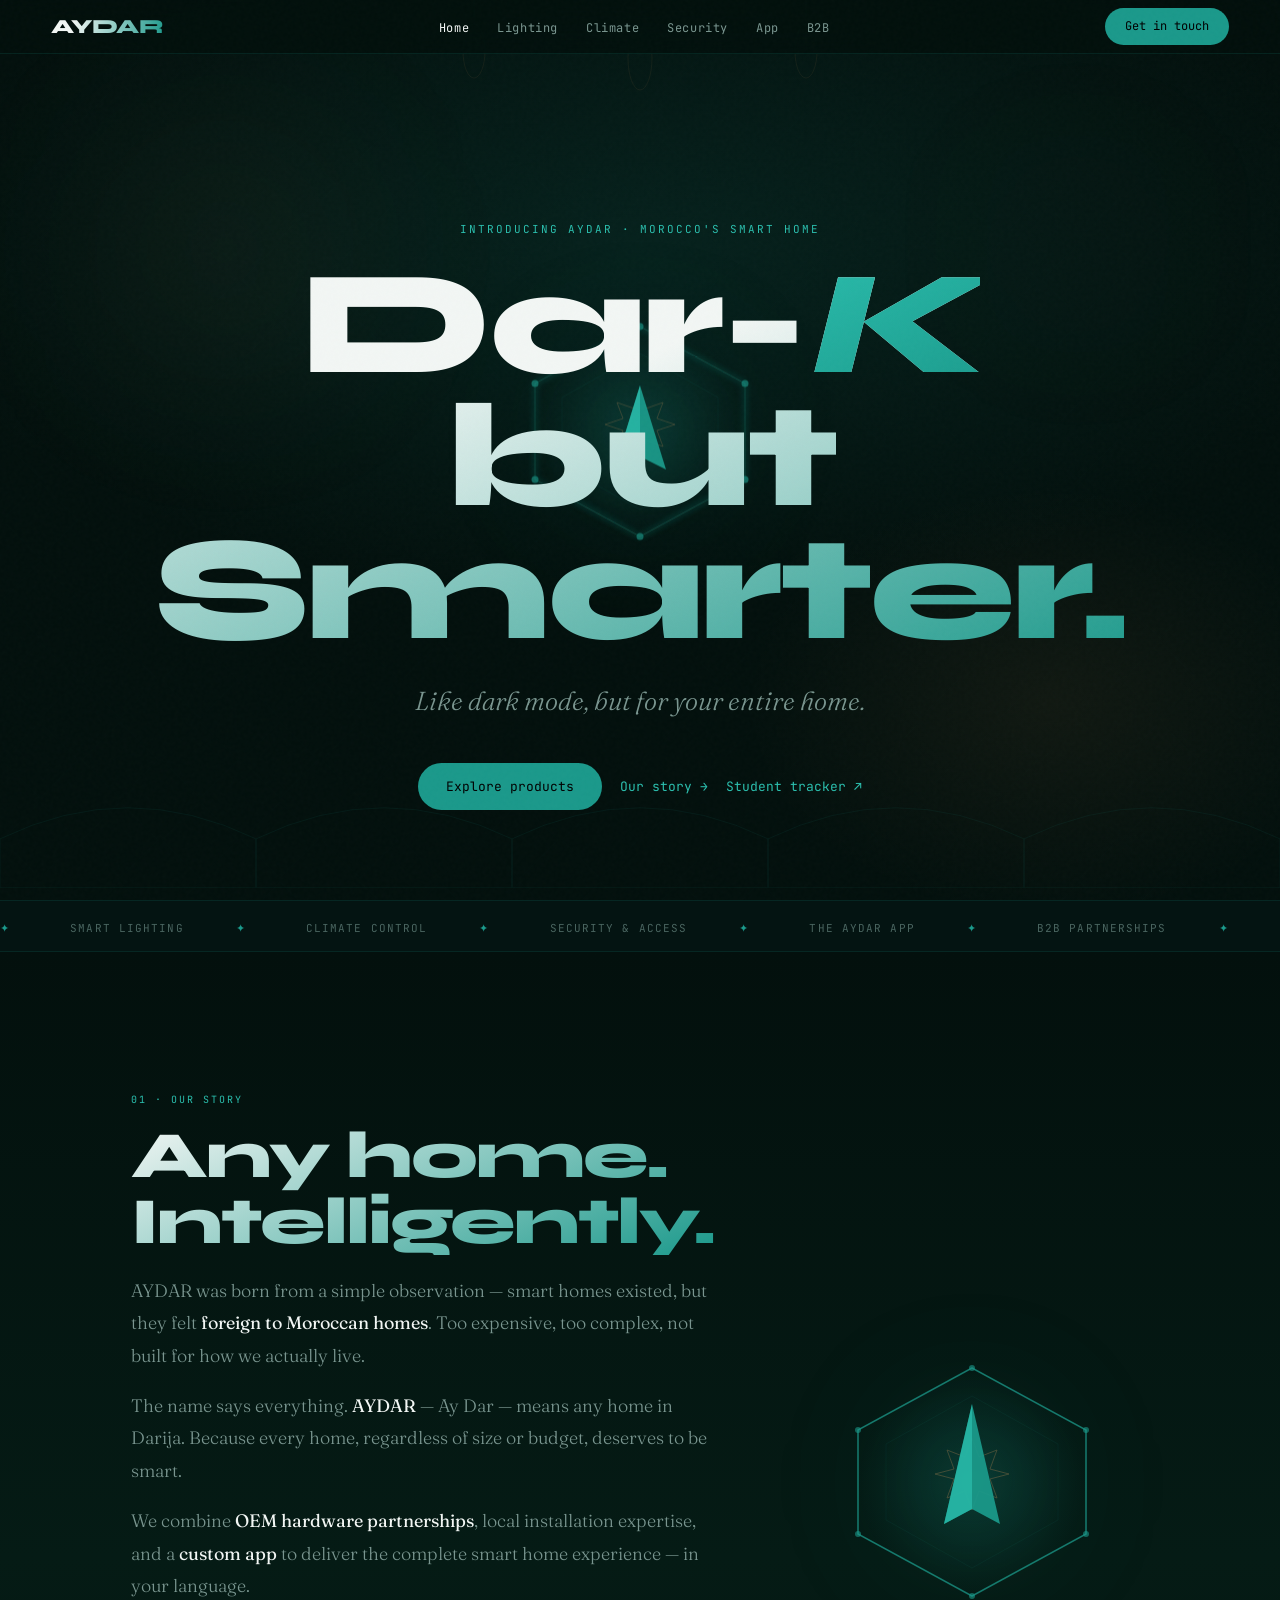
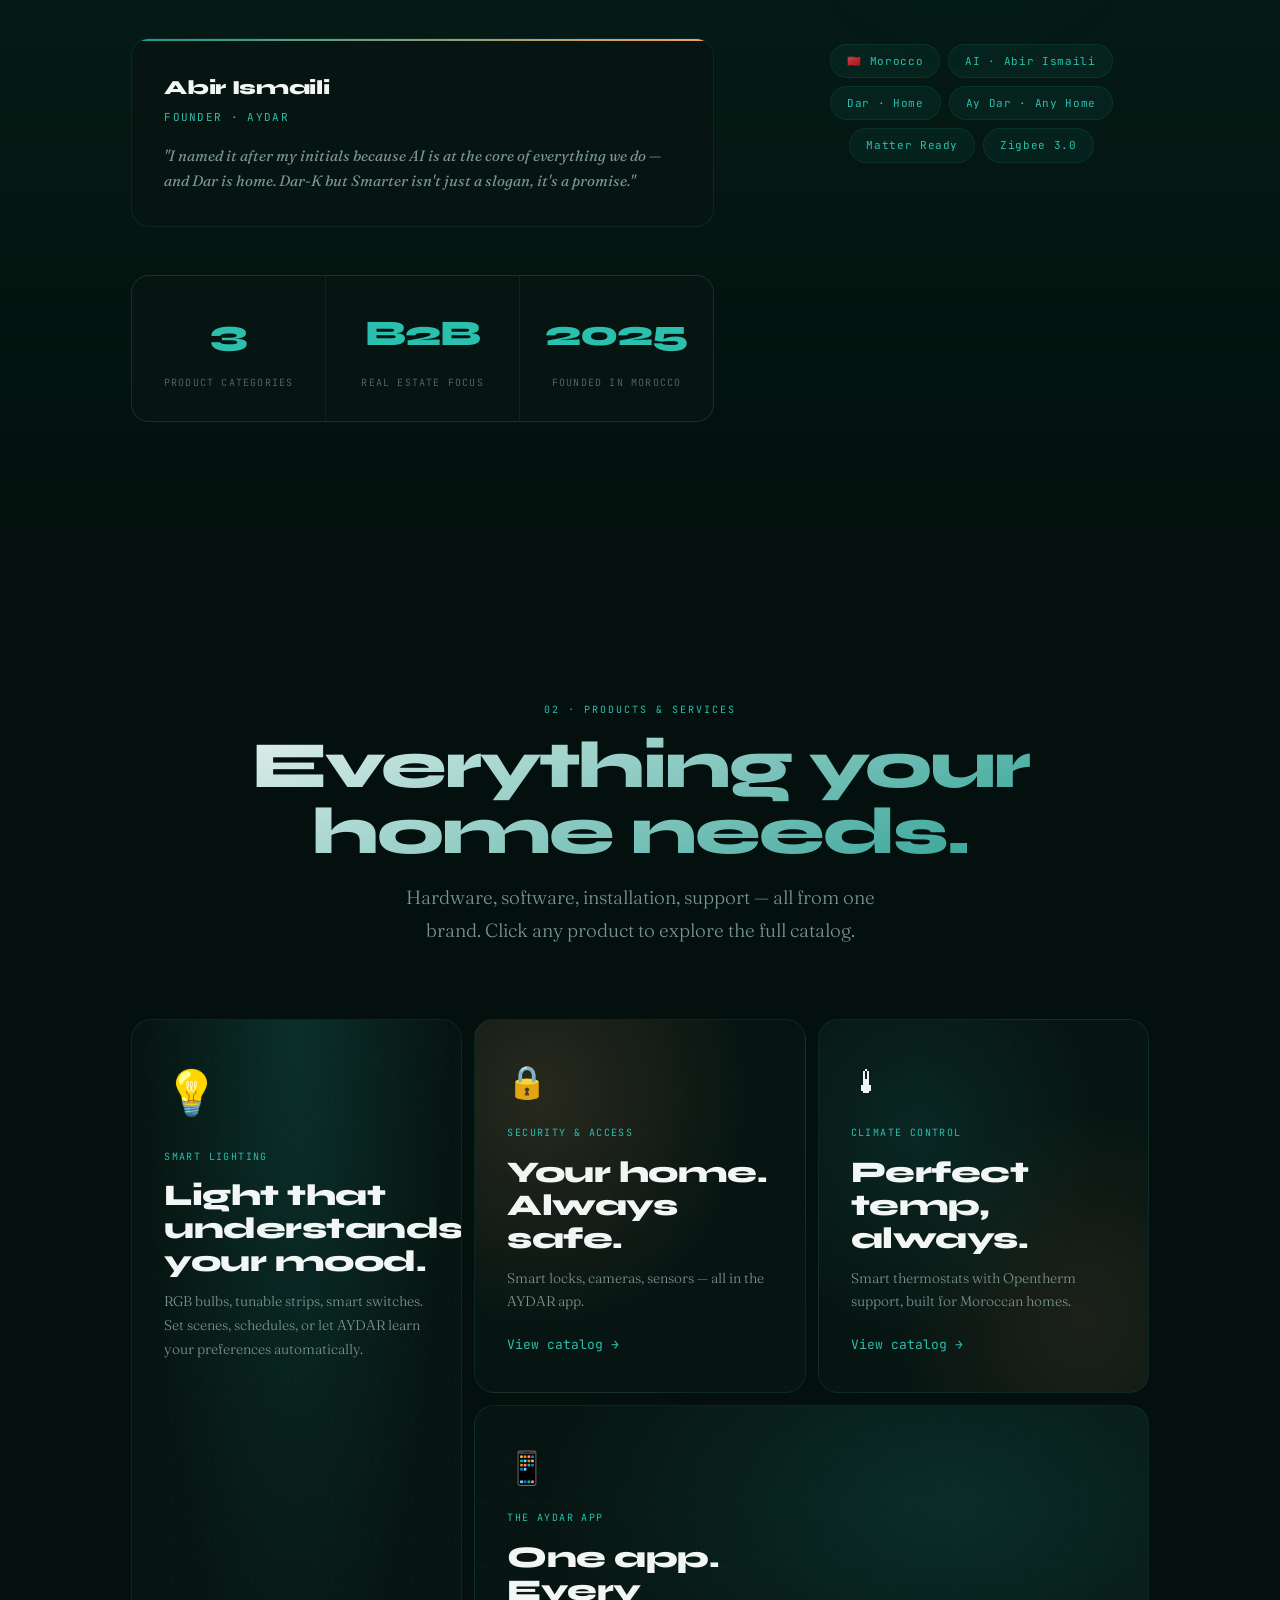
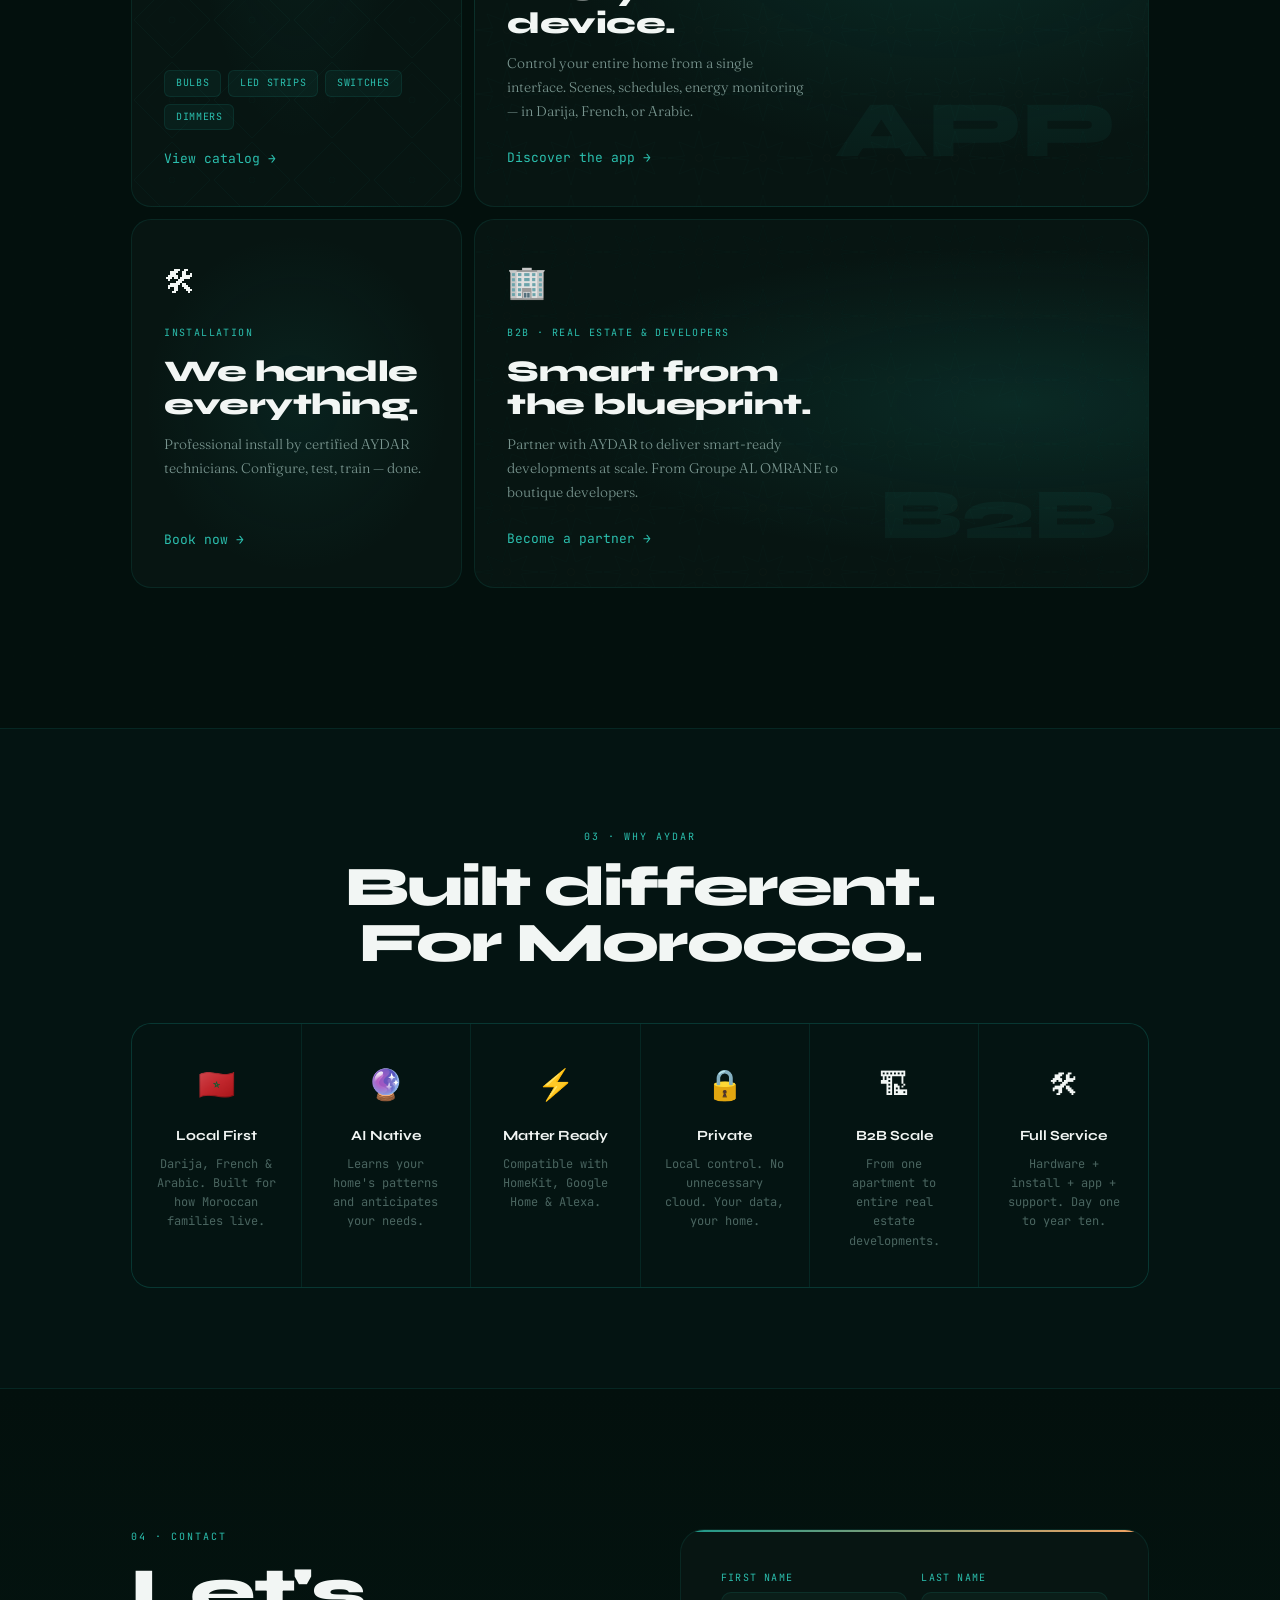
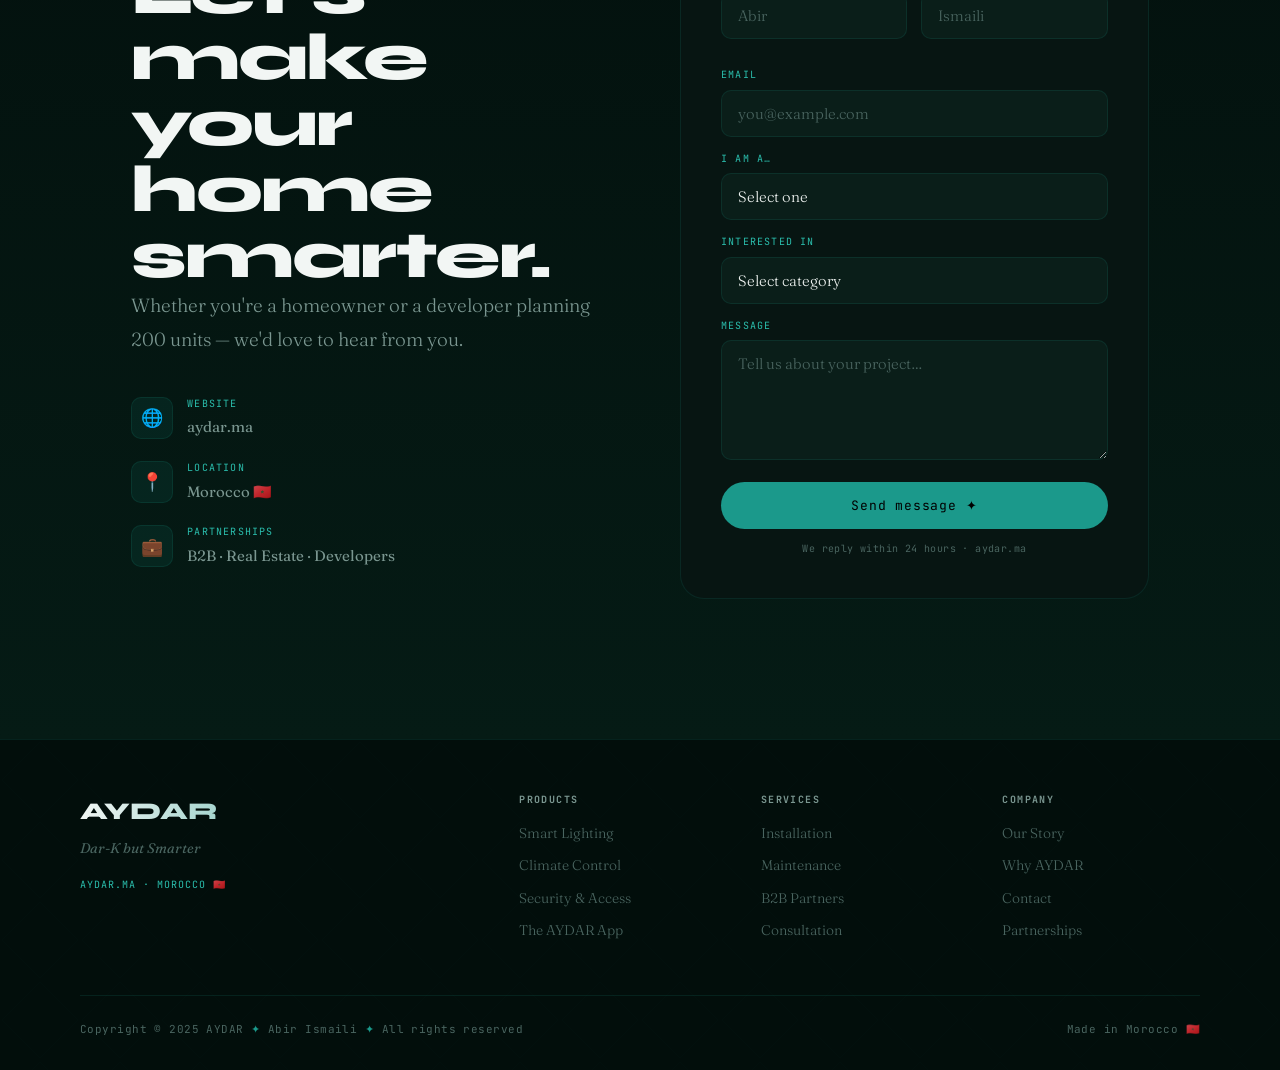
<file: index.html>
<!DOCTYPE html>
<html lang="en">
<head>
<meta charset="UTF-8">
<meta name="viewport" content="width=device-width, initial-scale=1.0">
<title>AYDAR — Dar-K but Smarter</title>
<link href="https://fonts.googleapis.com/css2?family=Syne:wght@400;700;800&family=Fraunces:ital,opsz,wght@0,9..144,300;0,9..144,400;1,9..144,300;1,9..144,400&family=JetBrains+Mono:wght@300;400&display=swap" rel="stylesheet">
<link rel="stylesheet" href="shared.css">
<style>
/* ── HERO ── */
#hero{min-height:100vh;display:flex;flex-direction:column;justify-content:flex-end;align-items:center;text-align:center;padding:0 24px 90px;position:relative;overflow:hidden}
.hero-bg{position:absolute;inset:0;background:radial-gradient(ellipse 90% 60% at 50% 28%,rgba(27,153,139,.13) 0%,transparent 65%),radial-gradient(ellipse 40% 40% at 82% 78%,rgba(244,162,97,.06) 0%,transparent 60%),var(--bg)}
.hero-pat{position:absolute;inset:0;opacity:.042}
.hero-glow{position:absolute;border-radius:50%;filter:blur(100px);pointer-events:none}
.g1{width:320px;height:320px;background:radial-gradient(circle,rgba(244,162,97,.09),transparent 70%);top:10%;left:5%;animation:drift 10s ease-in-out infinite alternate}
.g2{width:200px;height:200px;background:radial-gradient(circle,rgba(244,162,97,.06),transparent 70%);top:16%;right:8%;animation:drift 14s ease-in-out infinite alternate-reverse}
@keyframes drift{to{transform:translateY(-22px) scale(1.05)}}
.hero-hex{position:absolute;top:50%;left:50%;transform:translate(-50%,-56%);opacity:0;animation:fi2 1.6s ease forwards .3s}
.hero-hex svg{filter:drop-shadow(0 0 70px rgba(27,153,139,.3))}
.arch-strip{position:absolute;bottom:0;left:0;right:0;height:110px;pointer-events:none;opacity:.09}
.hero-tag{font-family:'JetBrains Mono',monospace;font-size:11px;letter-spacing:.18em;text-transform:uppercase;color:var(--teal-l);margin-bottom:20px;position:relative;z-index:2;opacity:0;animation:rise .9s ease forwards .4s}
.hero-title{font-family:'Syne',sans-serif;font-weight:800;font-size:clamp(68px,13.5vw,148px);letter-spacing:-4px;line-height:.9;margin-bottom:22px;position:relative;z-index:2;opacity:0;animation:rise .9s ease forwards .6s}
.hero-title .gr{background:linear-gradient(155deg,var(--white) 25%,var(--teal) 100%);-webkit-background-clip:text;-webkit-text-fill-color:transparent;background-clip:text}
.hero-title .gk{background:linear-gradient(155deg,var(--teal-l),var(--teal));-webkit-background-clip:text;-webkit-text-fill-color:transparent;background-clip:text;font-style:italic}
.hero-sub{font-size:clamp(17px,2.4vw,26px);font-weight:300;font-style:italic;color:var(--muted);margin-bottom:40px;position:relative;z-index:2;opacity:0;animation:rise .9s ease forwards .8s}
.hero-acts{display:flex;gap:18px;align-items:center;justify-content:center;position:relative;z-index:2;opacity:0;animation:rise .9s ease forwards 1s}

/* ── ABOUT ── */
#about{padding:140px 0;background:linear-gradient(180deg,var(--bg) 0%,#051b15 50%,var(--bg) 100%);position:relative;overflow:hidden}
.about-pat{position:absolute;inset:0;opacity:.045}
.about-grid{display:grid;grid-template-columns:1fr 1fr;gap:80px;align-items:center}
.about-left .sh{background:linear-gradient(155deg,var(--white),var(--teal));-webkit-background-clip:text;-webkit-text-fill-color:transparent;background-clip:text;margin-bottom:20px}
.about-body{font-size:18px;font-weight:300;color:var(--muted);line-height:1.8;margin-bottom:18px}
.about-body strong{color:var(--white);font-weight:400}
.founder-card{background:var(--card);border:1px solid var(--border);border-radius:var(--r);padding:32px;margin-top:36px;position:relative;overflow:hidden}
.founder-card::before{content:'';position:absolute;top:0;left:0;right:0;height:2px;background:linear-gradient(90deg,var(--teal),var(--gold))}
.fn{font-family:'Syne',sans-serif;font-size:20px;font-weight:800;letter-spacing:-.3px;margin-bottom:4px}
.ft2{font-family:'JetBrains Mono',monospace;font-size:11px;color:var(--teal-l);letter-spacing:.12em;text-transform:uppercase;margin-bottom:16px}
.fq{font-style:italic;font-size:15px;color:var(--muted);line-height:1.7}
.stats-row{display:grid;grid-template-columns:repeat(3,1fr);gap:1px;background:var(--border);border:1px solid var(--border);border-radius:var(--r);overflow:hidden;margin-top:48px}
.sc{background:var(--card);padding:28px 24px;text-align:center;transition:background .3s}
.sc:hover{background:var(--card2)}
.sn{font-family:'Syne',sans-serif;font-size:36px;font-weight:800;letter-spacing:-1px;color:var(--teal-l);display:block;margin-bottom:4px}
.sl{font-family:'JetBrains Mono',monospace;font-size:10px;letter-spacing:.12em;text-transform:uppercase;color:var(--dim)}
.about-right{display:flex;flex-direction:column;align-items:center;gap:32px}
.big-hex{filter:drop-shadow(0 0 60px rgba(27,153,139,.35));animation:hpulse 6s ease-in-out infinite}
@keyframes hpulse{0%,100%{filter:drop-shadow(0 0 60px rgba(27,153,139,.35))}50%{filter:drop-shadow(0 0 90px rgba(27,153,139,.55))}}
.bpills{display:flex;flex-wrap:wrap;gap:8px;justify-content:center}
.bpill{font-family:'JetBrains Mono',monospace;font-size:11px;letter-spacing:.06em;color:var(--teal-l);background:rgba(27,153,139,.08);border:1px solid var(--border);border-radius:980px;padding:7px 16px}

/* ── PRODUCTS ── */
#products{padding:140px 0;background:var(--bg);position:relative;overflow:hidden}
.prod-head{text-align:center;margin-bottom:72px}
.prod-head .sh{background:linear-gradient(155deg,var(--white),var(--teal));-webkit-background-clip:text;-webkit-text-fill-color:transparent;background-clip:text;margin-bottom:16px}
.prod-grid{display:grid;grid-template-columns:repeat(3,1fr);grid-auto-rows:auto;gap:12px}
.pc{background:var(--card);border:1px solid var(--border);border-radius:20px;padding:36px 32px;position:relative;overflow:hidden;transition:border-color .3s,transform .4s;cursor:pointer;display:flex;flex-direction:column}
.pc:hover{border-color:var(--border-h);transform:translateY(-5px)}
.pc::after{content:'';position:absolute;inset:0;background:radial-gradient(ellipse at 50% 0%,rgba(27,153,139,.06) 0%,transparent 60%);opacity:0;transition:opacity .4s;pointer-events:none}
.pc:hover::after{opacity:1}
.pc.tall{grid-row:span 2}
.pc.wide{grid-column:span 2}
.cpat{position:absolute;inset:0;pointer-events:none;border-radius:20px;overflow:hidden}
.ptag{font-family:'JetBrains Mono',monospace;font-size:10px;letter-spacing:.14em;text-transform:uppercase;color:var(--teal-l);margin-bottom:14px;display:block}
.pico{font-size:44px;margin-bottom:20px;display:block}
.pico-sm{font-size:32px;margin-bottom:16px;display:block}
.ph{font-family:'Syne',sans-serif;font-weight:800;font-size:clamp(22px,2.8vw,30px);letter-spacing:-.5px;line-height:1.1;margin-bottom:12px}
.pb{font-size:14px;color:var(--muted);line-height:1.7;font-weight:300;margin-bottom:20px;flex:1}
.pl{font-family:'JetBrains Mono',monospace;font-size:13px;color:var(--teal-l);display:inline-flex;align-items:center;gap:5px;transition:gap .2s;margin-top:auto}
.pl:hover{gap:10px}
.chips{display:flex;flex-wrap:wrap;gap:7px;margin-bottom:18px}
.chip{font-family:'JetBrains Mono',monospace;font-size:10px;letter-spacing:.06em;text-transform:uppercase;color:var(--teal-l);background:rgba(27,153,139,.08);border:1px solid var(--border);border-radius:6px;padding:4px 11px}
.c-light{background:radial-gradient(ellipse at 50% 0%,rgba(27,153,139,.2) 0%,transparent 65%),var(--card)}
.c-climate{background:radial-gradient(ellipse at 30% 30%,rgba(27,153,139,.14) 0%,transparent 55%),radial-gradient(ellipse at 80% 80%,rgba(244,162,97,.09) 0%,transparent 50%),var(--card)}
.c-security{background:radial-gradient(ellipse at 20% 20%,rgba(244,162,97,.14) 0%,transparent 55%),var(--card)}
.c-app{background:radial-gradient(ellipse at 70% 25%,rgba(27,153,139,.18) 0%,transparent 60%),var(--card)}
.c-install{background:radial-gradient(ellipse at 50% 50%,rgba(27,153,139,.1) 0%,transparent 65%),var(--card)}
.c-b2b{background:radial-gradient(ellipse at 80% 50%,rgba(27,153,139,.16) 0%,transparent 60%),var(--card)}

/* ── WHY ── */
#why{padding:100px 0;background:#041412;border-top:.5px solid var(--border);border-bottom:.5px solid var(--border);position:relative;overflow:hidden}
.why-grid{display:grid;grid-template-columns:repeat(6,1fr);gap:1px;background:var(--border);border-radius:20px;overflow:hidden;border:1px solid var(--border)}
.wc{background:#041412;padding:36px 22px;text-align:center;transition:background .3s}
.wc:hover{background:#061a15}
.wi{font-size:30px;margin-bottom:14px}
.wt{font-family:'Syne',sans-serif;font-size:14px;font-weight:700;margin-bottom:8px;color:var(--white)}
.wd{font-size:12px;color:var(--dim);line-height:1.6;font-family:'JetBrains Mono',monospace}

/* ── CONTACT ── */
#contact{padding:140px 0;background:linear-gradient(180deg,var(--bg) 0%,#051b15 100%);position:relative;overflow:hidden}
.contact-pat{position:absolute;inset:0;opacity:.04}
.cg{display:grid;grid-template-columns:1fr 1fr;gap:80px;align-items:start}
.contact-left .sh{background:linear-gradient(155deg,var(--white),var(--teal));-webkit-background-clip:text;-webkit-text-fill-color:transparent;background-clip:text;margin-bottom:16px}
.ci-list{margin-top:40px;display:flex;flex-direction:column;gap:20px}
.ci-item{display:flex;align-items:center;gap:14px}
.ci-icon{width:42px;height:42px;background:rgba(27,153,139,.1);border:1px solid var(--border);border-radius:10px;display:flex;align-items:center;justify-content:center;font-size:18px;flex-shrink:0}
.ci-lbl{font-family:'JetBrains Mono',monospace;font-size:10px;letter-spacing:.12em;text-transform:uppercase;color:var(--teal-l);margin-bottom:3px}
.ci-val{font-size:15px;color:var(--muted)}
.form-wrap{background:var(--card);border:1px solid var(--border);border-radius:24px;padding:40px;position:relative;overflow:hidden}
.form-wrap::before{content:'';position:absolute;top:0;left:0;right:0;height:2px;background:linear-gradient(90deg,var(--teal),var(--gold))}
.fr{display:grid;grid-template-columns:1fr 1fr;gap:14px;margin-bottom:14px}
.fg{display:flex;flex-direction:column;gap:6px;margin-bottom:14px}
.fl{font-family:'JetBrains Mono',monospace;font-size:10px;letter-spacing:.12em;text-transform:uppercase;color:var(--teal-l)}
.fi2,.fs2,.fta{background:#0a1e19;border:1px solid var(--border);border-radius:10px;color:var(--white);font-family:'Fraunces',serif;font-size:15px;font-weight:300;padding:13px 16px;outline:none;transition:border-color .2s,box-shadow .2s;width:100%}
.fi2:focus,.fs2:focus,.fta:focus{border-color:var(--teal-l);box-shadow:0 0 0 3px rgba(27,153,139,.12)}
.fi2::placeholder,.fta::placeholder{color:var(--dim)}
.fta{resize:vertical;min-height:120px}
.fs2{appearance:none;cursor:pointer}
.fsub{width:100%;background:var(--teal);color:#000;font-family:'JetBrains Mono',monospace;font-size:13px;letter-spacing:.06em;padding:15px 28px;border-radius:980px;border:none;cursor:pointer;transition:background .2s,transform .2s,box-shadow .2s;margin-top:8px}
.fsub:hover{background:var(--teal-l);transform:scale(1.02);box-shadow:0 0 30px rgba(27,153,139,.3)}
.fnote{font-family:'JetBrains Mono',monospace;font-size:10px;color:var(--dim);text-align:center;margin-top:12px;letter-spacing:.04em}
.form-success{display:none;text-align:center;padding:32px}

@media(max-width:900px){.about-grid,.cg{grid-template-columns:1fr;gap:48px}.about-right{display:none}.prod-grid{grid-template-columns:1fr 1fr}.pc.tall{grid-row:span 1}.pc.wide{grid-column:span 2}.why-grid{grid-template-columns:repeat(3,1fr)}.fr{grid-template-columns:1fr}}
@media(max-width:600px){.prod-grid{grid-template-columns:1fr}.pc.wide{grid-column:span 1}.why-grid{grid-template-columns:repeat(2,1fr)}.stats-row{grid-template-columns:1fr}}
</style>
</head>
<body>

<nav id="nav"></nav>

<!-- HERO -->
<section id="hero">
  <div class="hero-bg"></div>
  <div class="hero-pat pat-z"></div>
  <div class="hero-glow g1"></div>
  <div class="hero-glow g2"></div>
  <div style="position:absolute;top:0;left:50%;transform:translateX(-50%);display:flex;gap:140px;pointer-events:none;opacity:0.07;z-index:1">
    <svg width="26" height="82" viewBox="0 0 26 82" fill="none"><line x1="13" y1="0" x2="13" y2="17" stroke="#F4A261" stroke-width="1.2"/><ellipse cx="13" cy="51" rx="11" ry="27" fill="none" stroke="#F4A261" stroke-width="0.9"/><ellipse cx="13" cy="41" rx="7" ry="9" fill="#F4A261" opacity="0.25"/></svg>
    <svg width="26" height="96" viewBox="0 0 26 96" fill="none"><line x1="13" y1="0" x2="13" y2="13" stroke="#F4A261" stroke-width="1.2"/><ellipse cx="13" cy="58" rx="12" ry="32" fill="none" stroke="#F4A261" stroke-width="0.9"/><ellipse cx="13" cy="44" rx="8" ry="11" fill="#F4A261" opacity="0.25"/></svg>
    <svg width="26" height="82" viewBox="0 0 26 82" fill="none"><line x1="13" y1="0" x2="13" y2="17" stroke="#F4A261" stroke-width="1.2"/><ellipse cx="13" cy="51" rx="11" ry="27" fill="none" stroke="#F4A261" stroke-width="0.9"/><ellipse cx="13" cy="41" rx="7" ry="9" fill="#F4A261" opacity="0.25"/></svg>
  </div>
  <div class="hero-hex">
    <svg width="240" height="240" viewBox="0 0 240 240" fill="none">
      <defs><radialGradient id="hg" cx="50%" cy="50%" r="50%"><stop offset="0%" stop-color="#1B998B" stop-opacity="0.22"/><stop offset="100%" stop-color="#1B998B" stop-opacity="0"/></radialGradient><filter id="hb"><feGaussianBlur stdDeviation="3"/></filter></defs>
      <polygon points="120,15 225,72 225,168 120,225 15,168 15,72" fill="url(#hg)"/>
      <polygon points="120,15 225,72 225,168 120,225 15,168 15,72" fill="none" stroke="#1B998B" stroke-width="1.6" opacity="0.6" filter="url(#hb)"/>
      <polygon points="120,15 225,72 225,168 120,225 15,168 15,72" fill="none" stroke="#2BBFAE" stroke-width="0.7" opacity="0.28"/>
      <polygon points="120,42 198,86 198,154 120,198 42,154 42,86" fill="none" stroke="#1B998B" stroke-width="0.5" opacity="0.14"/>
      <polygon points="120,79 126,97 143,91 137,107 155,113 137,119 143,135 126,129 120,147 114,129 97,135 103,119 85,113 103,107 97,91 114,97" fill="rgba(27,153,139,0.06)" stroke="#F4A261" stroke-width="0.7" opacity="0.28"/>
      <path d="M120 74L146 158L120 145L94 158Z" fill="#1B998B" opacity="0.95"/>
      <path d="M120 74L94 158L120 145Z" fill="#2BBFAE" opacity="0.7"/>
      <circle cx="120" cy="15" r="3.5" fill="#1B998B" opacity="0.6"/><circle cx="225" cy="72" r="3.5" fill="#1B998B" opacity="0.6"/><circle cx="225" cy="168" r="3.5" fill="#1B998B" opacity="0.6"/><circle cx="120" cy="225" r="3.5" fill="#1B998B" opacity="0.6"/><circle cx="15" cy="168" r="3.5" fill="#1B998B" opacity="0.6"/><circle cx="15" cy="72" r="3.5" fill="#1B998B" opacity="0.6"/>
    </svg>
  </div>
  <div class="arch-strip"><svg viewBox="0 0 1440 110" preserveAspectRatio="none" fill="none"><path d="M0 110L0 55Q144-15 288 55L288 110Z" stroke="#1B998B" stroke-width="1"/><path d="M288 110L288 55Q432-15 576 55L576 110Z" stroke="#1B998B" stroke-width="1"/><path d="M576 110L576 55Q720-15 864 55L864 110Z" stroke="#1B998B" stroke-width="1"/><path d="M864 110L864 55Q1008-15 1152 55L1152 110Z" stroke="#1B998B" stroke-width="1"/><path d="M1152 110L1152 55Q1296-15 1440 55L1440 110Z" stroke="#1B998B" stroke-width="1"/></svg></div>
  <p class="hero-tag">Introducing AYDAR · Morocco's Smart Home</p>
  <h1 class="hero-title"><span class="gr">Dar-<span class="gk">K</span><br>but Smarter.</span></h1>
  <p class="hero-sub">Like dark mode, but for your entire home.</p>
  <div class="hero-acts">
    <a href="#products" class="btn-p">Explore products</a>
    <a href="#about" class="btn-g">Our story →</a>
    <a href="student-tracker.html" class="btn-g">Student tracker ↗</a>
  </div>
</section>

<!-- TICKER -->
<div class="ticker"><div class="tt"><span class="ti"><span>✦</span> Smart Lighting</span><span class="ti"><span>✦</span> Climate Control</span><span class="ti"><span>✦</span> Security & Access</span><span class="ti"><span>✦</span> The AYDAR App</span><span class="ti"><span>✦</span> B2B Partnerships</span><span class="ti"><span>✦</span> Made in Morocco 🇲🇦</span><span class="ti"><span>✦</span> Dar-K but Smarter</span><span class="ti"><span>✦</span> Matter + Zigbee 3.0</span></div></div>

<!-- ABOUT -->
<section id="about">
  <div class="about-pat pat-s"></div>
  <div class="si">
    <div class="about-grid">
      <div class="about-left reveal">
        <span class="ey">01 · Our Story</span>
        <h2 class="sh">Any home.<br>Intelligently.</h2>
        <p class="about-body">AYDAR was born from a simple observation — smart homes existed, but they felt <strong>foreign to Moroccan homes</strong>. Too expensive, too complex, not built for how we actually live.</p>
        <p class="about-body">The name says everything. <strong>AYDAR</strong> — Ay Dar — means any home in Darija. Because every home, regardless of size or budget, deserves to be smart.</p>
        <p class="about-body">We combine <strong>OEM hardware partnerships</strong>, local installation expertise, and a <strong>custom app</strong> to deliver the complete smart home experience — in your language.</p>
        <div class="founder-card reveal d2">
          <div class="fn">Abir Ismaili</div>
          <div class="ft2">Founder · AYDAR</div>
          <div class="fq">"I named it after my initials because AI is at the core of everything we do — and Dar is home. Dar-K but Smarter isn't just a slogan, it's a promise."</div>
        </div>
        <div class="stats-row reveal d3">
          <div class="sc"><span class="sn">3</span><span class="sl">Product categories</span></div>
          <div class="sc"><span class="sn">B2B</span><span class="sl">Real estate focus</span></div>
          <div class="sc"><span class="sn">2025</span><span class="sl">Founded in Morocco</span></div>
        </div>
      </div>
      <div class="about-right reveal d2">
        <svg class="big-hex" width="260" height="260" viewBox="0 0 260 260" fill="none">
          <defs><radialGradient id="bhg" cx="50%" cy="50%" r="50%"><stop offset="0%" stop-color="#1B998B" stop-opacity="0.2"/><stop offset="100%" stop-color="#1B998B" stop-opacity="0"/></radialGradient></defs>
          <polygon points="130,16 244,78 244,182 130,244 16,182 16,78" fill="url(#bhg)"/>
          <polygon points="130,16 244,78 244,182 130,244 16,182 16,78" fill="none" stroke="#1B998B" stroke-width="1.6" opacity="0.65"/>
          <polygon points="130,16 244,78 244,182 130,244 16,182 16,78" fill="none" stroke="#2BBFAE" stroke-width="0.7" opacity="0.28"/>
          <polygon points="130,44 216,92 216,168 130,216 44,168 44,92" fill="none" stroke="#1B998B" stroke-width="0.5" opacity="0.15"/>
          <polygon points="130,86 137,105 155,98 148,117 167,122 148,127 155,146 137,139 130,158 123,139 105,146 112,127 93,122 112,117 105,98 123,105" fill="rgba(27,153,139,0.07)" stroke="#F4A261" stroke-width="0.8" opacity="0.3"/>
          <path d="M130 52L158 172L130 157L102 172Z" fill="#1B998B" opacity="0.95"/>
          <path d="M130 52L102 172L130 157Z" fill="#2BBFAE" opacity="0.7"/>
          <circle cx="130" cy="16" r="3" fill="#1B998B" opacity="0.6"/><circle cx="244" cy="78" r="3" fill="#1B998B" opacity="0.6"/><circle cx="244" cy="182" r="3" fill="#1B998B" opacity="0.6"/><circle cx="130" cy="244" r="3" fill="#1B998B" opacity="0.6"/><circle cx="16" cy="182" r="3" fill="#1B998B" opacity="0.6"/><circle cx="16" cy="78" r="3" fill="#1B998B" opacity="0.6"/>
        </svg>
        <div class="bpills">
          <span class="bpill">🇲🇦 Morocco</span><span class="bpill">AI · Abir Ismaili</span><span class="bpill">Dar · Home</span>
          <span class="bpill">Ay Dar · Any Home</span><span class="bpill">Matter Ready</span><span class="bpill">Zigbee 3.0</span>
        </div>
      </div>
    </div>
  </div>
</section>

<!-- PRODUCTS -->
<section id="products">
  <div style="position:absolute;inset:0;opacity:.04" class="pat-m"></div>
  <div class="si">
    <div class="prod-head reveal">
      <span class="ey">02 · Products & Services</span>
      <h2 class="sh">Everything your<br>home needs.</h2>
      <p class="sb" style="margin:0 auto;text-align:center;max-width:520px">Hardware, software, installation, support — all from one brand. Click any product to explore the full catalog.</p>
    </div>
    <div class="prod-grid">
      <div class="pc tall c-light reveal" onclick="location.href='lighting.html'">
        <div class="cpat pat-z" style="opacity:.4"></div>
        <span class="pico">💡</span>
        <span class="ptag">Smart Lighting</span>
        <h3 class="ph">Light that<br>understands<br>your mood.</h3>
        <p class="pb">RGB bulbs, tunable strips, smart switches. Set scenes, schedules, or let AYDAR learn your preferences automatically.</p>
        <div class="chips"><span class="chip">Bulbs</span><span class="chip">LED Strips</span><span class="chip">Switches</span><span class="chip">Dimmers</span></div>
        <a href="lighting.html" class="pl">View catalog →</a>
      </div>
      <div class="pc c-security reveal d1" onclick="location.href='security.html'">
        <div class="cpat pat-z" style="opacity:.3"></div>
        <span class="pico-sm">🔒</span>
        <span class="ptag">Security & Access</span>
        <h3 class="ph">Your home.<br>Always safe.</h3>
        <p class="pb">Smart locks, cameras, sensors — all in the AYDAR app.</p>
        <a href="security.html" class="pl">View catalog →</a>
      </div>
      <div class="pc c-climate reveal d2" onclick="location.href='climate.html'">
        <div class="cpat pat-m" style="opacity:.4"></div>
        <span class="pico-sm">🌡</span>
        <span class="ptag">Climate Control</span>
        <h3 class="ph">Perfect temp,<br>always.</h3>
        <p class="pb">Smart thermostats with Opentherm support, built for Moroccan homes.</p>
        <a href="climate.html" class="pl">View catalog →</a>
      </div>
      <div class="pc wide c-app reveal d1" onclick="location.href='app.html'">
        <div class="cpat pat-s" style="opacity:.4"></div>
        <div style="display:flex;justify-content:space-between;align-items:flex-start;flex-wrap:wrap;gap:20px">
          <div style="flex:1"><span class="pico-sm">📱</span><span class="ptag">The AYDAR App</span><h3 class="ph">One app. Every device.</h3><p class="pb" style="max-width:340px">Control your entire home from a single interface. Scenes, schedules, energy monitoring — in Darija, French, or Arabic.</p><a href="app.html" class="pl">Discover the app →</a></div>
          <div style="font-family:'Syne',sans-serif;font-size:80px;font-weight:800;opacity:.07;color:var(--teal);line-height:1;align-self:flex-end">APP</div>
        </div>
      </div>
      <div class="pc c-install reveal" onclick="location.href='index.html#contact'">
        <span class="pico-sm">🛠</span>
        <span class="ptag">Installation</span>
        <h3 class="ph">We handle<br>everything.</h3>
        <p class="pb">Professional install by certified AYDAR technicians. Configure, test, train — done.</p>
        <a href="#contact" class="pl">Book now →</a>
      </div>
      <div class="pc wide c-b2b reveal d1" onclick="location.href='b2b.html'">
        <div class="cpat pat-s" style="opacity:.35"></div>
        <div style="display:flex;justify-content:space-between;align-items:flex-start;flex-wrap:wrap;gap:20px">
          <div style="flex:1"><span class="pico-sm">🏢</span><span class="ptag">B2B · Real Estate & Developers</span><h3 class="ph">Smart from<br>the blueprint.</h3><p class="pb" style="max-width:340px">Partner with AYDAR to deliver smart-ready developments at scale. From Groupe AL OMRANE to boutique developers.</p><a href="b2b.html" class="pl">Become a partner →</a></div>
          <div style="font-family:'Syne',sans-serif;font-size:72px;font-weight:800;opacity:.07;color:var(--teal);line-height:1;align-self:flex-end">B2B</div>
        </div>
      </div>
    </div>
  </div>
</section>

<!-- WHY -->
<section id="why">
  <div style="position:absolute;inset:0;opacity:.04" class="pat-m"></div>
  <div class="si">
    <div style="text-align:center;margin-bottom:52px" class="reveal"><span class="ey">03 · Why AYDAR</span><h2 class="sh" style="font-size:clamp(32px,5vw,56px)">Built different.<br>For Morocco.</h2></div>
    <div class="why-grid reveal d1">
      <div class="wc"><div class="wi">🇲🇦</div><div class="wt">Local First</div><div class="wd">Darija, French & Arabic. Built for how Moroccan families live.</div></div>
      <div class="wc"><div class="wi">🔮</div><div class="wt">AI Native</div><div class="wd">Learns your home's patterns and anticipates your needs.</div></div>
      <div class="wc"><div class="wi">⚡</div><div class="wt">Matter Ready</div><div class="wd">Compatible with HomeKit, Google Home & Alexa.</div></div>
      <div class="wc"><div class="wi">🔒</div><div class="wt">Private</div><div class="wd">Local control. No unnecessary cloud. Your data, your home.</div></div>
      <div class="wc"><div class="wi">🏗</div><div class="wt">B2B Scale</div><div class="wd">From one apartment to entire real estate developments.</div></div>
      <div class="wc"><div class="wi">🛠</div><div class="wt">Full Service</div><div class="wd">Hardware + install + app + support. Day one to year ten.</div></div>
    </div>
  </div>
</section>

<!-- CONTACT -->
<section id="contact">
  <div class="contact-pat pat-s"></div>
  <div class="si">
    <div class="cg">
      <div class="reveal">
        <span class="ey">04 · Contact</span>
        <h2 class="sh">Let's make<br>your home<br>smarter.</h2>
        <p class="sb">Whether you're a homeowner or a developer planning 200 units — we'd love to hear from you.</p>
        <div class="ci-list">
          <div class="ci-item"><div class="ci-icon">🌐</div><div><div class="ci-lbl">Website</div><div class="ci-val">aydar.ma</div></div></div>
          <div class="ci-item"><div class="ci-icon">📍</div><div><div class="ci-lbl">Location</div><div class="ci-val">Morocco 🇲🇦</div></div></div>
          <div class="ci-item"><div class="ci-icon">💼</div><div><div class="ci-lbl">Partnerships</div><div class="ci-val">B2B · Real Estate · Developers</div></div></div>
        </div>
      </div>
      <div class="reveal d2">
        <div class="form-wrap">
          <div id="ff">
            <div class="fr"><div class="fg"><label class="fl">First name</label><input class="fi2" type="text" placeholder="Abir" id="fn2"></div><div class="fg"><label class="fl">Last name</label><input class="fi2" type="text" placeholder="Ismaili"></div></div>
            <div class="fg"><label class="fl">Email</label><input class="fi2" type="email" placeholder="you@example.com" id="em2"></div>
            <div class="fg"><label class="fl">I am a…</label><select class="fs2"><option value="">Select one</option><option>Homeowner</option><option>Real estate developer</option><option>Construction company</option><option>Other business</option></select></div>
            <div class="fg"><label class="fl">Interested in</label><select class="fs2"><option value="">Select category</option><option>Smart Lighting</option><option>Climate Control</option><option>Security & Access</option><option>Full smart home setup</option><option>B2B partnership</option><option>The AYDAR App</option></select></div>
            <div class="fg"><label class="fl">Message</label><textarea class="fta" id="msg2" placeholder="Tell us about your project…"></textarea></div>
            <button class="fsub" onclick="handleSub()">Send message ✦</button>
            <p class="fnote">We reply within 24 hours · aydar.ma</p>
          </div>
          <div class="form-success" id="fsuc"><div style="font-size:40px;margin-bottom:16px">✦</div><p style="font-family:'Syne',sans-serif;font-size:22px;font-weight:800;color:var(--teal-l);margin-bottom:8px">Message received.</p><p style="color:var(--muted);font-style:italic">We'll be in touch within 24 hours. Shukran!</p></div>
        </div>
      </div>
    </div>
  </div>
</section>

<footer id="footer"></footer>
<button class="btt" id="btt">↑</button>

<script src="shared.js"></script>
<script>
injectNav('Home');
injectFooter();
initScroll();
initReveal();
function handleSub(){
  const n=document.getElementById('fn2').value.trim();
  const e=document.getElementById('em2').value.trim();
  if(!n||!e){alert('Please fill in your name and email.');return}
  document.getElementById('ff').style.display='none';
  document.getElementById('fsuc').style.display='block';
}
document.querySelectorAll('a[href^="#"]').forEach(a=>{
  a.addEventListener('click',e=>{
    const t=document.querySelector(a.getAttribute('href'));
    if(t){e.preventDefault();window.scrollTo({top:t.getBoundingClientRect().top+window.scrollY-70,behavior:'smooth'})}
  });
});
</script>
</body>
</html>
</file>
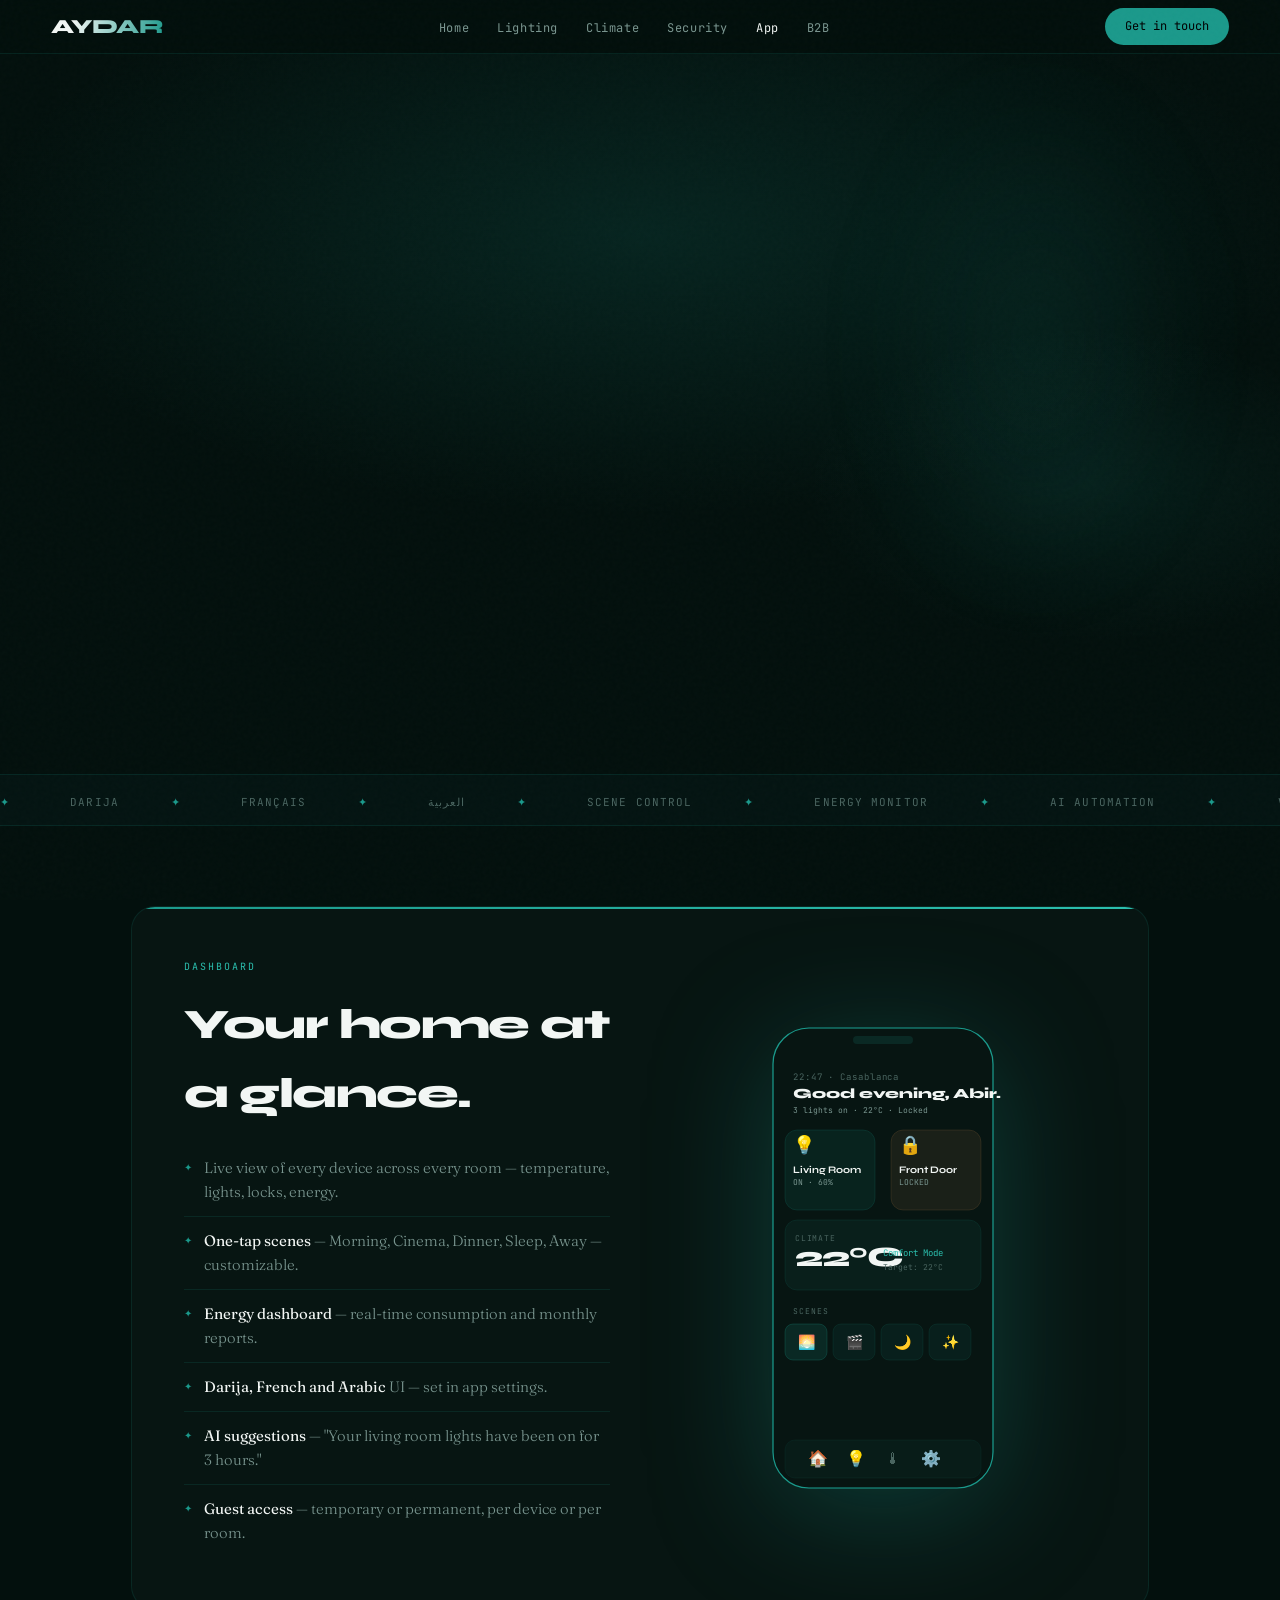
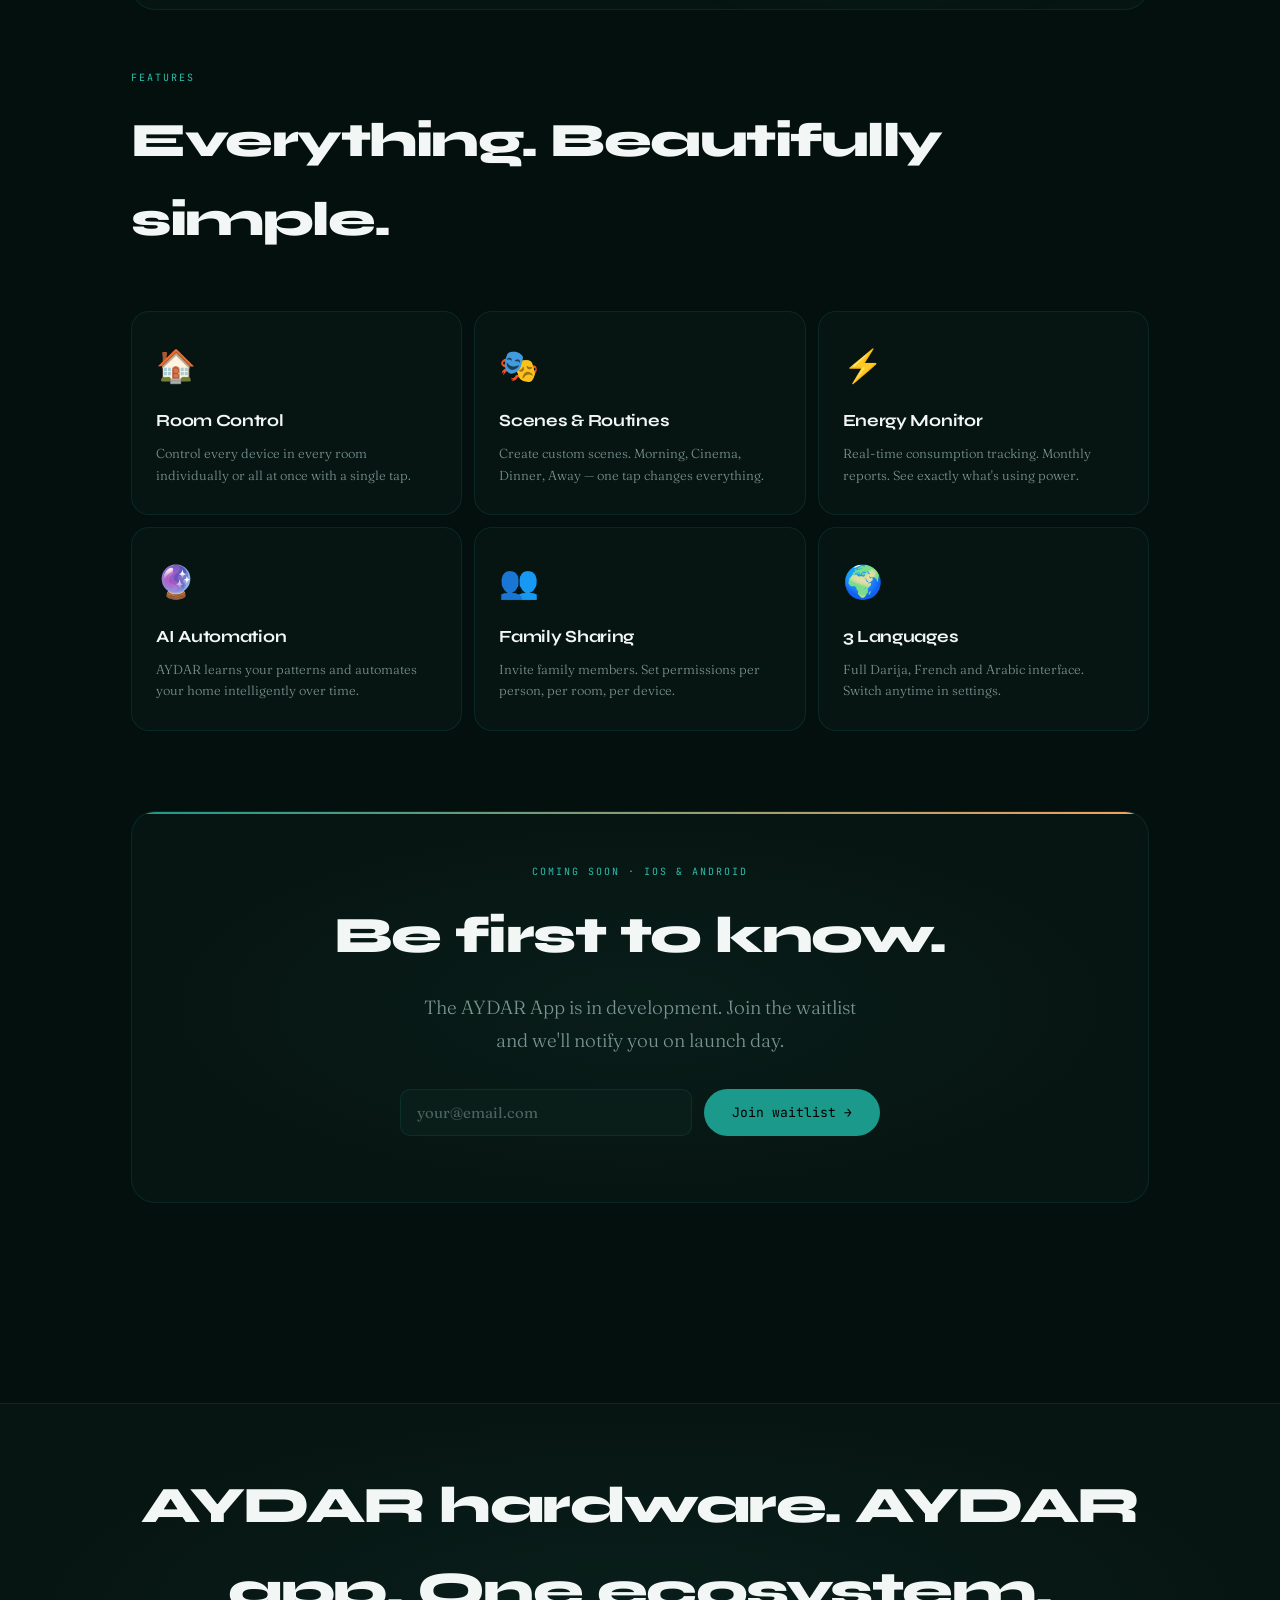
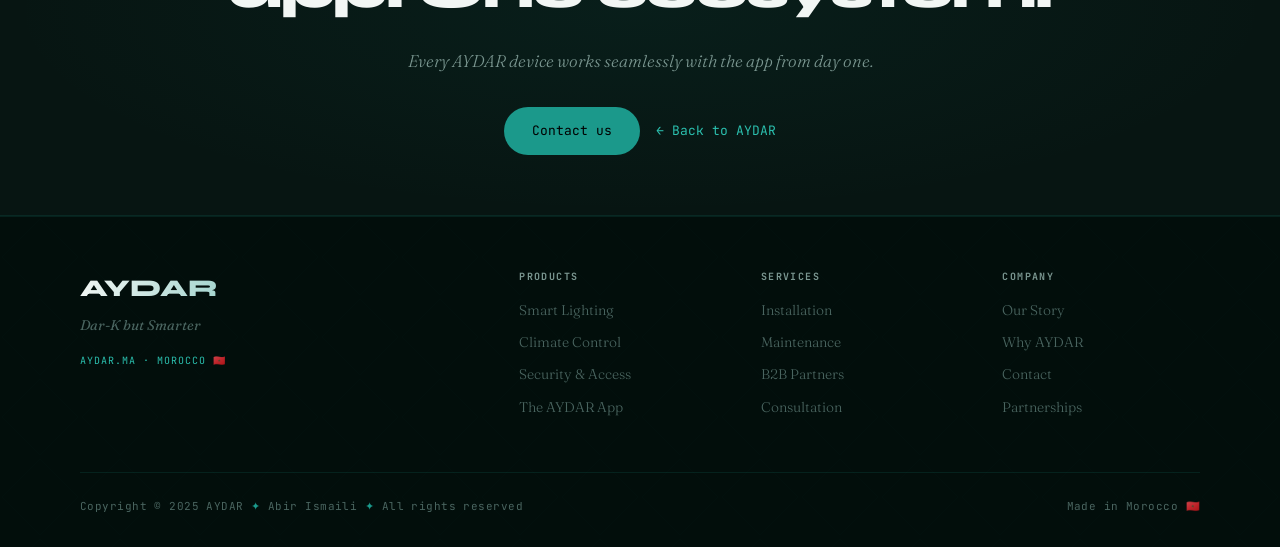
<file: app.html>
<!DOCTYPE html>
<html lang="en">
<head>
<meta charset="UTF-8"><meta name="viewport" content="width=device-width, initial-scale=1.0">
<title>The AYDAR App</title>
<link href="https://fonts.googleapis.com/css2?family=Syne:wght@400;700;800&family=Fraunces:ital,opsz,wght@0,9..144,300;0,9..144,400;1,9..144,300;1,9..144,400&family=JetBrains+Mono:wght@300;400&display=swap" rel="stylesheet">
<link rel="stylesheet" href="shared.css">
<style>
.cat-hero{min-height:80vh;display:flex;flex-direction:column;justify-content:flex-end;padding:0 0 80px;position:relative;overflow:hidden;margin-top:var(--nav-h)}
.cat-hero-bg{position:absolute;inset:0;background:radial-gradient(ellipse 80% 60% at 50% 25%,rgba(27,153,139,.15) 0%,transparent 65%),radial-gradient(ellipse 40% 40% at 85% 60%,rgba(43,191,174,.08) 0%,transparent 55%),var(--bg)}
.cat-hero-pat{position:absolute;inset:0;opacity:.04}
.phone-glow{position:absolute;top:5%;right:8%;width:280px;height:500px;background:radial-gradient(ellipse at 50% 50%,rgba(27,153,139,.12),transparent 70%);border-radius:50%;filter:blur(60px);pointer-events:none;animation:pg 6s ease-in-out infinite}
@keyframes pg{0%,100%{opacity:.5;transform:scale(1)}50%{opacity:.9;transform:scale(1.06)}}
.cat-hero-eyebrow{display:flex;align-items:center;gap:12px;margin-bottom:20px}
.back-link{font-family:'JetBrains Mono',monospace;font-size:11px;letter-spacing:.1em;text-transform:uppercase;color:var(--dim);display:flex;align-items:center;gap:6px;transition:color .2s}
.back-link:hover{color:var(--teal-l)}
.cat-hero h1{font-family:'Syne',sans-serif;font-weight:800;font-size:clamp(60px,11vw,130px);letter-spacing:-4px;line-height:.92;margin-bottom:24px;background:linear-gradient(155deg,var(--white) 30%,var(--teal) 100%);-webkit-background-clip:text;-webkit-text-fill-color:transparent;background-clip:text}
.cat-hero-sub{font-size:clamp(17px,2vw,22px);font-weight:300;font-style:italic;color:var(--muted);max-width:580px;margin-bottom:36px;line-height:1.7}
.cat-hero-acts{display:flex;gap:16px;align-items:center;flex-wrap:wrap}
.section-pad{padding:80px 0 120px}
.cat-section-head{margin-bottom:52px}
.cat-section-head h2{font-family:'Syne',sans-serif;font-weight:800;font-size:clamp(28px,4vw,48px);letter-spacing:-1.5px;margin-bottom:10px}

/* Phone mockup */
.phone-row{display:grid;grid-template-columns:1fr 1fr;gap:60px;align-items:center;background:var(--card);border:1px solid var(--border);border-radius:24px;padding:52px;margin-bottom:60px;position:relative;overflow:hidden}
.phone-row::before{content:'';position:absolute;top:0;left:0;right:0;height:2px;background:linear-gradient(90deg,var(--teal),var(--teal-l))}
.phone-mockup{display:flex;justify-content:center}
.phone-svg{filter:drop-shadow(0 20px 60px rgba(27,153,139,.3))}
.feat-list2{list-style:none;margin-top:16px}
.feat-list2 li{display:flex;align-items:flex-start;gap:12px;padding:12px 0;border-bottom:.5px solid var(--border);font-size:15px;color:var(--muted);font-weight:300;line-height:1.6}
.feat-list2 li:last-child{border-bottom:none}
.feat-list2 li::before{content:'✦';color:var(--teal);font-size:10px;margin-top:4px;flex-shrink:0}
.feat-list2 li strong{color:var(--white);font-weight:400}

/* Feature tiles */
.feat-grid{display:grid;grid-template-columns:repeat(3,1fr);gap:12px;margin-top:48px}
.feat-tile{background:var(--card);border:1px solid var(--border);border-radius:18px;padding:28px 24px;transition:border-color .3s,transform .3s}
.feat-tile:hover{border-color:var(--border-h);transform:translateY(-4px)}
.feat-ico{font-size:32px;margin-bottom:14px}
.feat-t{font-family:'Syne',sans-serif;font-size:17px;font-weight:700;letter-spacing:-.3px;margin-bottom:8px}
.feat-d{font-size:13px;color:var(--muted);line-height:1.65;font-weight:300}

/* Waitlist form */
.waitlist-wrap{background:var(--card);border:1px solid var(--border);border-radius:24px;padding:52px;text-align:center;position:relative;overflow:hidden}
.waitlist-wrap::before{content:'';position:absolute;top:0;left:0;right:0;height:2px;background:linear-gradient(90deg,var(--teal),var(--gold))}
.waitlist-wrap::after{content:'';position:absolute;inset:0;background:radial-gradient(ellipse at 50% 50%,rgba(27,153,139,.06) 0%,transparent 70%)}
.wl-inner{position:relative;z-index:1}
.wl-row{display:flex;gap:12px;max-width:480px;margin:32px auto 0}
.wl-input{flex:1;background:#0a1e19;border:1px solid var(--border);border-radius:10px;color:var(--white);font-family:'Fraunces',serif;font-size:15px;padding:13px 16px;outline:none;transition:border-color .2s}
.wl-input:focus{border-color:var(--teal-l)}
.wl-input::placeholder{color:var(--dim)}

.cta-band{background:var(--card);border-top:.5px solid var(--border);border-bottom:.5px solid var(--border);padding:60px 0;text-align:center;position:relative;overflow:hidden;margin-top:80px}
.cta-band::before{content:'';position:absolute;inset:0;background:radial-gradient(ellipse at 50% 50%,rgba(27,153,139,.07) 0%,transparent 70%)}
.cta-band h2{font-family:'Syne',sans-serif;font-size:clamp(28px,4vw,52px);font-weight:800;letter-spacing:-1.5px;margin-bottom:14px;position:relative;z-index:1}
.cta-band p{font-size:17px;color:var(--muted);font-weight:300;font-style:italic;margin-bottom:32px;position:relative;z-index:1}
.cta-acts{display:flex;gap:16px;justify-content:center;position:relative;z-index:1}

@media(max-width:900px){.phone-row{grid-template-columns:1fr}.phone-mockup{display:none}.feat-grid{grid-template-columns:repeat(2,1fr)}.wl-row{flex-direction:column}}
@media(max-width:600px){.feat-grid{grid-template-columns:1fr}}
</style>
</head>
<body>
<nav id="nav"></nav>

<section class="cat-hero">
  <div class="cat-hero-bg"></div>
  <div class="cat-hero-pat pat-s"></div>
  <div class="phone-glow"></div>
  <div class="si">
    <div class="cat-hero-eyebrow">
      <a href="index.html" class="back-link">← Back</a>
      <span style="color:var(--dim)">·</span>
      <span class="ey" style="margin:0">The AYDAR App</span>
    </div>
    <h1>One app.<br>Every room.</h1>
    <p class="cat-hero-sub">Control, automate, and monitor your entire home from a single beautiful interface — in Darija, French, or Arabic.</p>
    <div class="cat-hero-acts">
      <a href="#waitlist" class="btn-p">Join the waitlist</a>
      <a href="#features" class="btn-g">Explore features →</a>
    </div>
  </div>
</section>

<div class="ticker"><div class="tt"><span class="ti"><span>✦</span> Darija</span><span class="ti"><span>✦</span> Français</span><span class="ti"><span>✦</span> العربية</span><span class="ti"><span>✦</span> Scene Control</span><span class="ti"><span>✦</span> Energy Monitor</span><span class="ti"><span>✦</span> AI Automation</span><span class="ti"><span>✦</span> Voice Control</span><span class="ti"><span>✦</span> iOS + Android</span><span class="ti"><span>✦</span> Darija</span><span class="ti"><span>✦</span> Français</span><span class="ti"><span>✦</span> العربية</span><span class="ti"><span>✦</span> Scene Control</span><span class="ti"><span>✦</span> Energy Monitor</span><span class="ti"><span>✦</span> AI Automation</span><span class="ti"><span>✦</span> Voice Control</span><span class="ti"><span>✦</span> iOS + Android</span></div></div>

<section class="section-pad" id="features">
  <div class="si">

    <div class="phone-row reveal">
      <div>
        <span class="ey">Dashboard</span>
        <h2 class="cat-section-head" style="margin-bottom:0"><span style="font-family:'Syne',sans-serif;font-weight:800;font-size:clamp(26px,3.5vw,42px);letter-spacing:-1.5px">Your home at a glance.</span></h2>
        <ul class="feat-list2">
          <li><span>Live view of every device across every room — temperature, lights, locks, energy.</span></li>
          <li><span><strong>One-tap scenes</strong> — Morning, Cinema, Dinner, Sleep, Away — customizable.</span></li>
          <li><span><strong>Energy dashboard</strong> — real-time consumption and monthly reports.</span></li>
          <li><span><strong>Darija, French and Arabic</strong> UI — set in app settings.</span></li>
          <li><span><strong>AI suggestions</strong> — "Your living room lights have been on for 3 hours."</span></li>
          <li><span><strong>Guest access</strong> — temporary or permanent, per device or per room.</span></li>
        </ul>
      </div>
      <div class="phone-mockup">
        <svg class="phone-svg" width="240" height="480" viewBox="0 0 240 480" fill="none">
          <rect x="10" y="10" width="220" height="460" rx="36" fill="#071512" stroke="#1B998B" stroke-width="1.2"/>
          <rect x="10" y="10" width="220" height="460" rx="36" fill="none" stroke="rgba(27,153,139,0.3)" stroke-width="0.5"/>
          <rect x="90" y="18" width="60" height="8" rx="4" fill="rgba(27,153,139,0.15)"/>
          <!-- Header -->
          <text x="30" y="62" fill="#4A6560" font-family="JetBrains Mono" font-size="9" letter-spacing="0.1em">22:47 · Casablanca</text>
          <text x="30" y="80" fill="#F2F6F4" font-family="Syne" font-size="14" font-weight="800">Good evening, Abir.</text>
          <text x="30" y="95" fill="#7A9690" font-family="JetBrains Mono" font-size="8">3 lights on · 22°C · Locked</text>
          <!-- Device cards -->
          <rect x="22" y="112" width="90" height="80" rx="12" fill="rgba(27,153,139,0.1)" stroke="rgba(27,153,139,0.2)" stroke-width="0.8"/>
          <text x="30" y="133" fill="#2BBFAE" font-size="18">💡</text>
          <text x="30" y="155" fill="#F2F6F4" font-family="Syne" font-size="10" font-weight="700">Living Room</text>
          <text x="30" y="167" fill="#7A9690" font-family="JetBrains Mono" font-size="8">ON · 60%</text>
          <rect x="128" y="112" width="90" height="80" rx="12" fill="rgba(244,162,97,0.08)" stroke="rgba(244,162,97,0.15)" stroke-width="0.8"/>
          <text x="136" y="133" fill="#F4A261" font-size="18">🔒</text>
          <text x="136" y="155" fill="#F2F6F4" font-family="Syne" font-size="10" font-weight="700">Front Door</text>
          <text x="136" y="167" fill="#7A9690" font-family="JetBrains Mono" font-size="8">LOCKED</text>
          <!-- Thermostat -->
          <rect x="22" y="202" width="196" height="70" rx="12" fill="rgba(27,153,139,0.07)" stroke="rgba(27,153,139,0.15)" stroke-width="0.8"/>
          <text x="32" y="223" fill="#4A6560" font-family="JetBrains Mono" font-size="8" letter-spacing="0.1em">CLIMATE</text>
          <text x="32" y="248" fill="#F2F6F4" font-family="Syne" font-size="28" font-weight="800" letter-spacing="-1">22°C</text>
          <text x="120" y="238" fill="#2BBFAE" font-family="JetBrains Mono" font-size="9">Comfort Mode</text>
          <text x="120" y="252" fill="#4A6560" font-family="JetBrains Mono" font-size="8">Target: 22°C</text>
          <!-- Scenes -->
          <text x="30" y="296" fill="#4A6560" font-family="JetBrains Mono" font-size="8" letter-spacing="0.12em">SCENES</text>
          <rect x="22" y="306" width="42" height="36" rx="8" fill="rgba(27,153,139,0.15)" stroke="rgba(27,153,139,0.3)" stroke-width="0.8"/>
          <text x="43" y="329" text-anchor="middle" fill="#F2F6F4" font-size="14">🌅</text>
          <rect x="70" y="306" width="42" height="36" rx="8" fill="rgba(27,153,139,0.08)" stroke="rgba(27,153,139,0.15)" stroke-width="0.8"/>
          <text x="91" y="329" text-anchor="middle" fill="#F2F6F4" font-size="14">🎬</text>
          <rect x="118" y="306" width="42" height="36" rx="8" fill="rgba(27,153,139,0.08)" stroke="rgba(27,153,139,0.15)" stroke-width="0.8"/>
          <text x="139" y="329" text-anchor="middle" fill="#F2F6F4" font-size="14">🌙</text>
          <rect x="166" y="306" width="42" height="36" rx="8" fill="rgba(27,153,139,0.08)" stroke="rgba(27,153,139,0.15)" stroke-width="0.8"/>
          <text x="187" y="329" text-anchor="middle" fill="#F2F6F4" font-size="14">✨</text>
          <!-- Bottom nav -->
          <rect x="22" y="422" width="196" height="38" rx="10" fill="rgba(27,153,139,0.05)" stroke="rgba(27,153,139,0.1)" stroke-width="0.8"/>
          <text x="55" y="446" text-anchor="middle" fill="#2BBFAE" font-size="16">🏠</text>
          <text x="93" y="446" text-anchor="middle" fill="#4A6560" font-size="16">💡</text>
          <text x="130" y="446" text-anchor="middle" fill="#4A6560" font-size="16">🌡</text>
          <text x="168" y="446" text-anchor="middle" fill="#4A6560" font-size="16">⚙️</text>
        </svg>
      </div>
    </div>

    <div class="cat-section-head reveal">
      <span class="ey">Features</span>
      <h2>Everything. Beautifully simple.</h2>
    </div>
    <div class="feat-grid reveal d1">
      <div class="feat-tile"><div class="feat-ico">🏠</div><div class="feat-t">Room Control</div><div class="feat-d">Control every device in every room individually or all at once with a single tap.</div></div>
      <div class="feat-tile"><div class="feat-ico">🎭</div><div class="feat-t">Scenes & Routines</div><div class="feat-d">Create custom scenes. Morning, Cinema, Dinner, Away — one tap changes everything.</div></div>
      <div class="feat-tile"><div class="feat-ico">⚡</div><div class="feat-t">Energy Monitor</div><div class="feat-d">Real-time consumption tracking. Monthly reports. See exactly what's using power.</div></div>
      <div class="feat-tile"><div class="feat-ico">🔮</div><div class="feat-t">AI Automation</div><div class="feat-d">AYDAR learns your patterns and automates your home intelligently over time.</div></div>
      <div class="feat-tile"><div class="feat-ico">👥</div><div class="feat-t">Family Sharing</div><div class="feat-d">Invite family members. Set permissions per person, per room, per device.</div></div>
      <div class="feat-tile"><div class="feat-ico">🌍</div><div class="feat-t">3 Languages</div><div class="feat-d">Full Darija, French and Arabic interface. Switch anytime in settings.</div></div>
    </div>

    <!-- Waitlist -->
    <div class="waitlist-wrap reveal" style="margin-top:80px" id="waitlist">
      <div class="wl-inner">
        <span class="ey">Coming Soon · iOS & Android</span>
        <h2 style="font-family:'Syne',sans-serif;font-size:clamp(28px,4vw,52px);font-weight:800;letter-spacing:-1.5px;margin-bottom:12px">Be first to know.</h2>
        <p class="sb" style="max-width:440px;margin:0 auto;text-align:center">The AYDAR App is in development. Join the waitlist and we'll notify you on launch day.</p>
        <div class="wl-row">
          <input class="wl-input" type="email" placeholder="your@email.com" id="wl-email">
          <button class="btn-p" onclick="handleWL()">Join waitlist →</button>
        </div>
        <p style="font-family:'JetBrains Mono',monospace;font-size:10px;color:var(--dim);margin-top:14px;letter-spacing:.05em" id="wl-msg"> </p>
      </div>
    </div>

  </div>
</section>

<div class="cta-band">
  <div class="si">
    <h2>AYDAR hardware. AYDAR app. One ecosystem.</h2>
    <p>Every AYDAR device works seamlessly with the app from day one.</p>
    <div class="cta-acts"><a href="index.html#contact" class="btn-p">Contact us</a><a href="index.html" class="btn-g">← Back to AYDAR</a></div>
  </div>
</div>

<footer id="footer"></footer>
<button class="btt" id="btt">↑</button>
<script src="shared.js"></script>
<script>
injectNav('App');injectFooter();initScroll();initReveal();
function handleWL(){
  const e=document.getElementById('wl-email').value.trim();
  if(!e){return}
  document.getElementById('wl-msg').textContent='✦ You\'re on the list. Shukran!';
  document.getElementById('wl-email').value='';
}
</script>
</body>
</html>
</file>
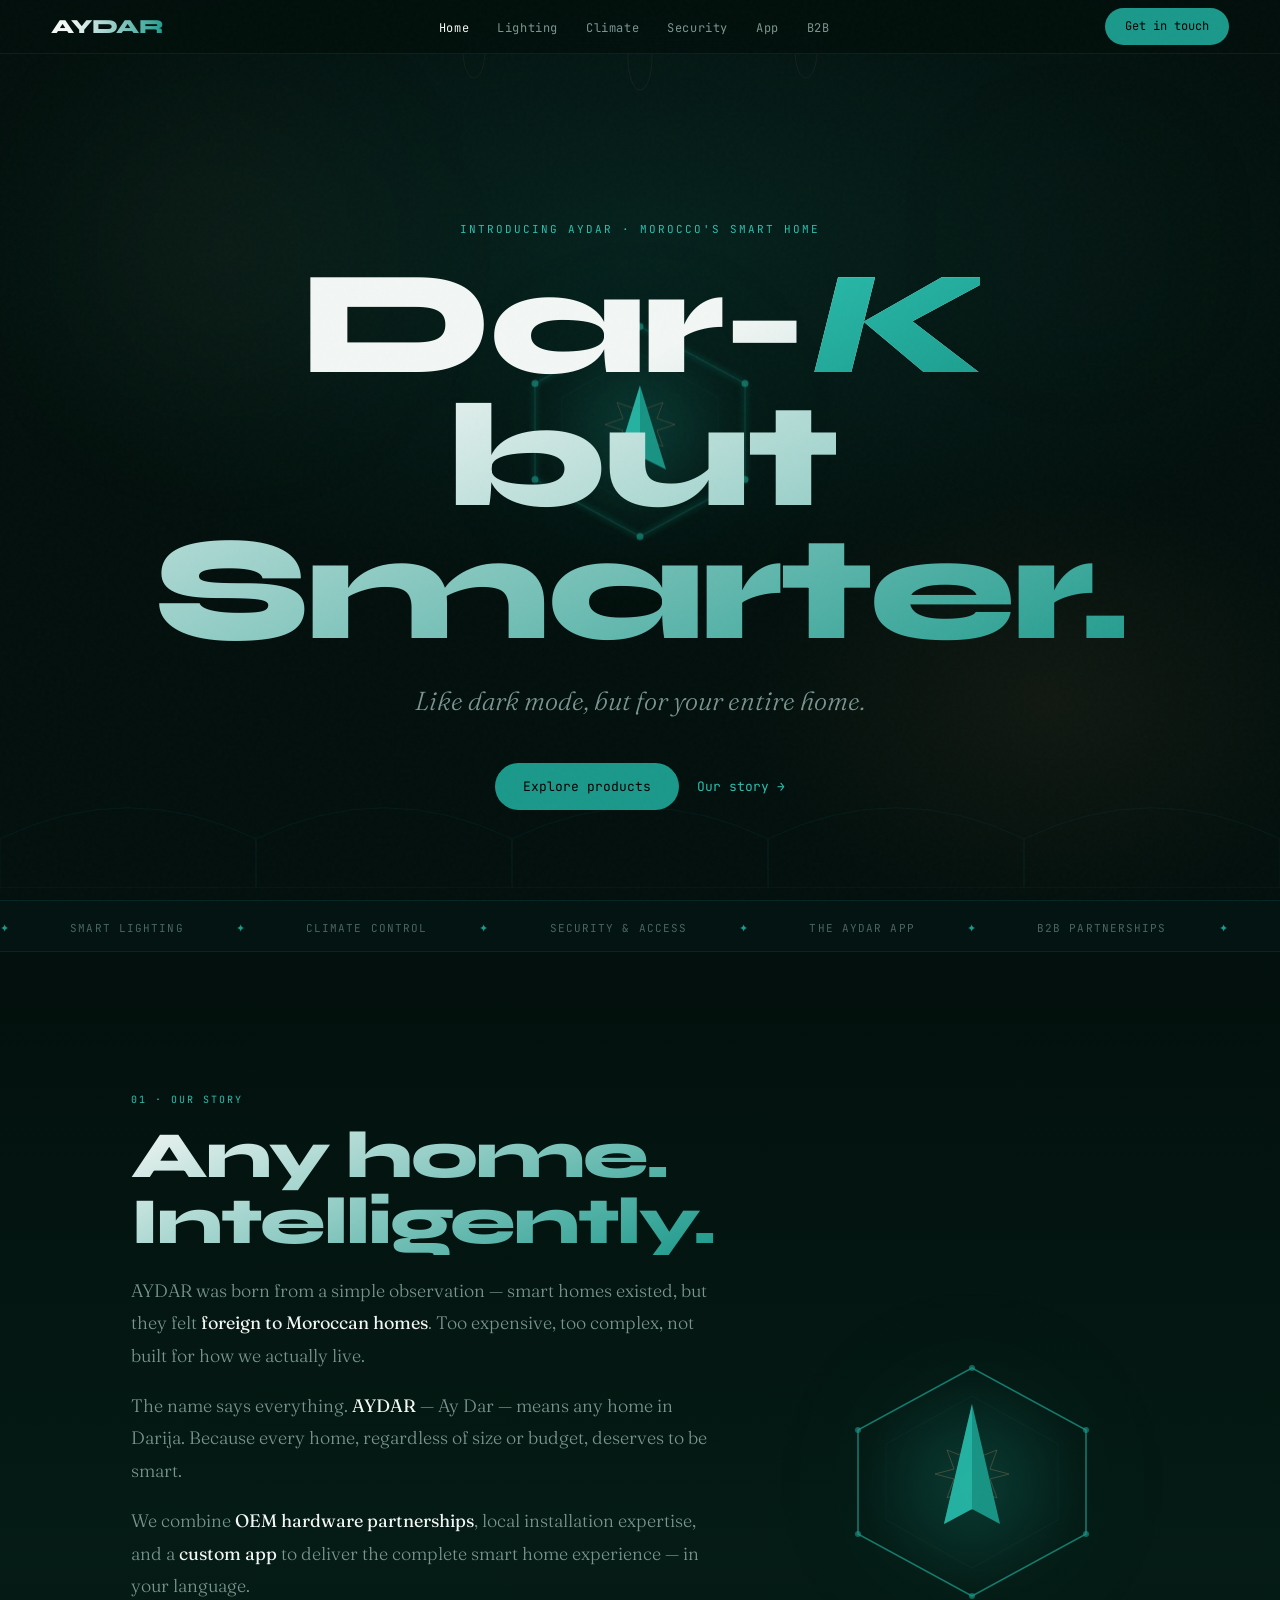
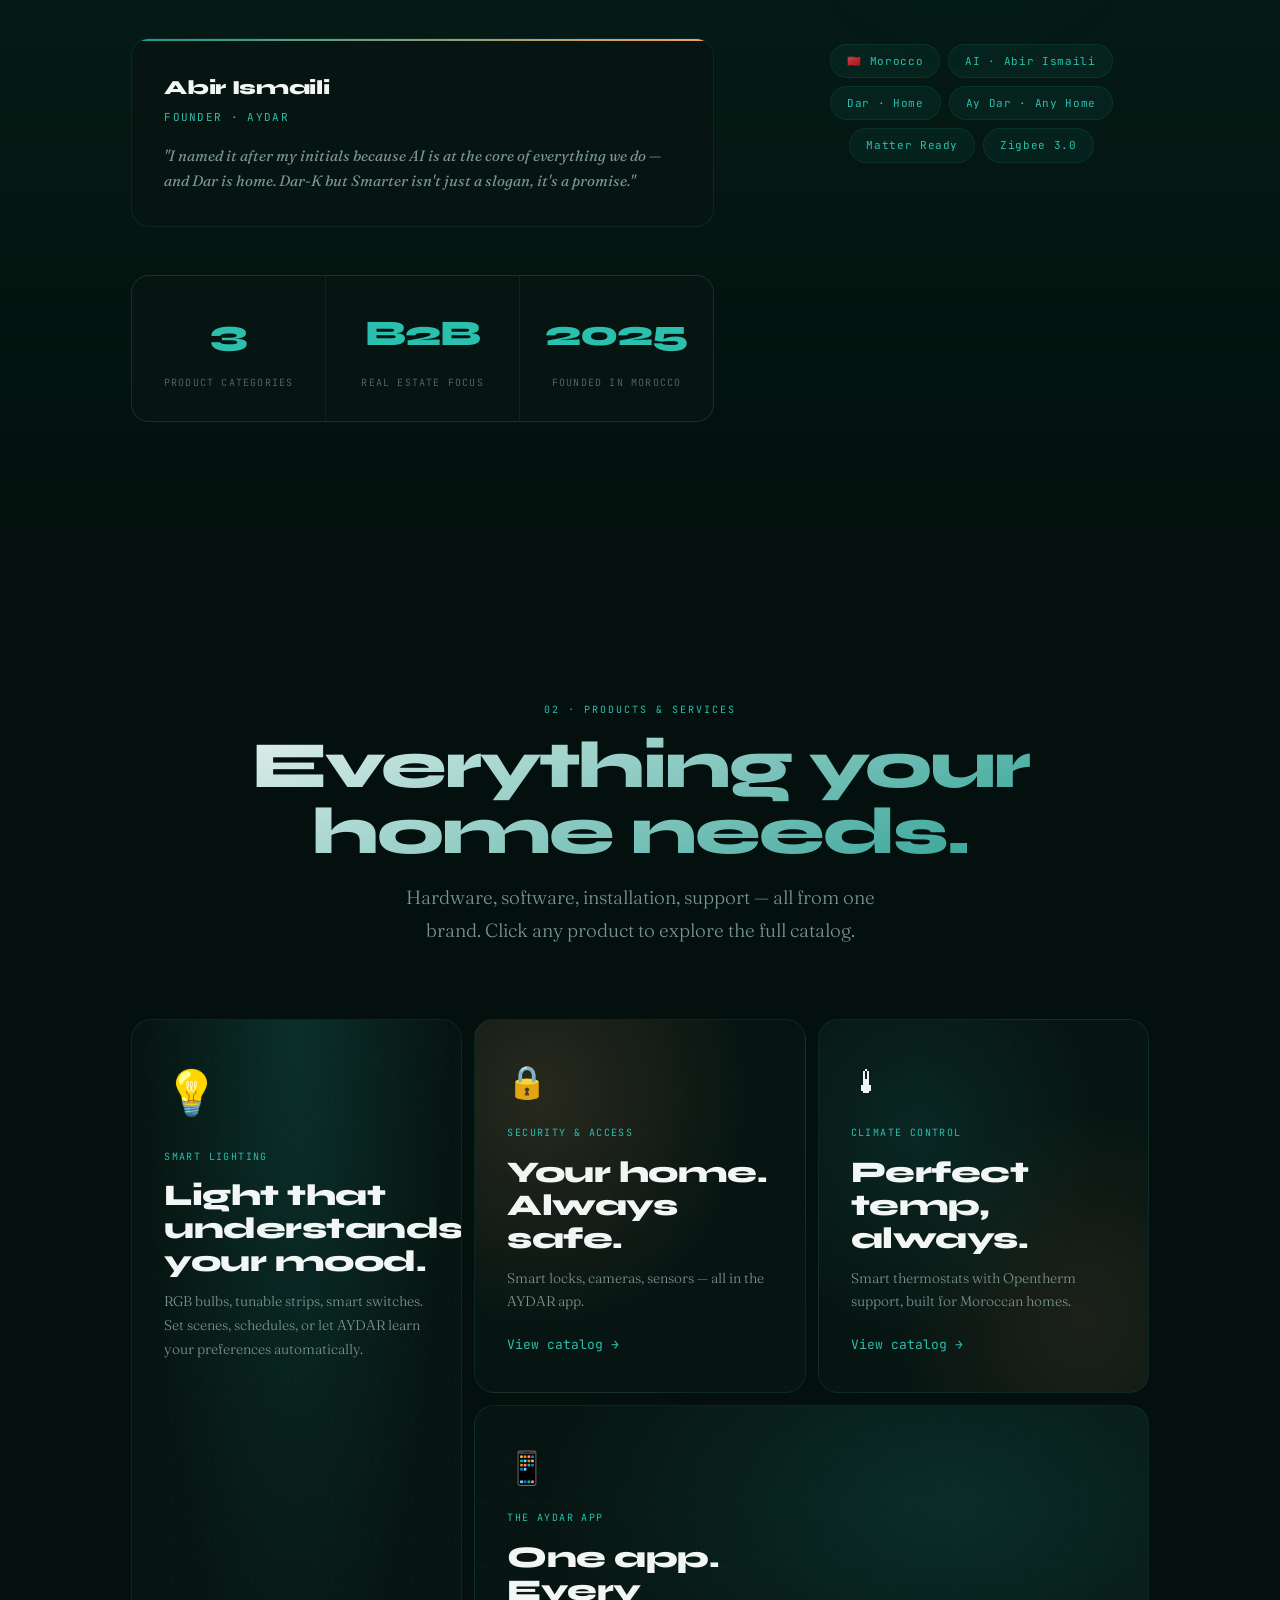
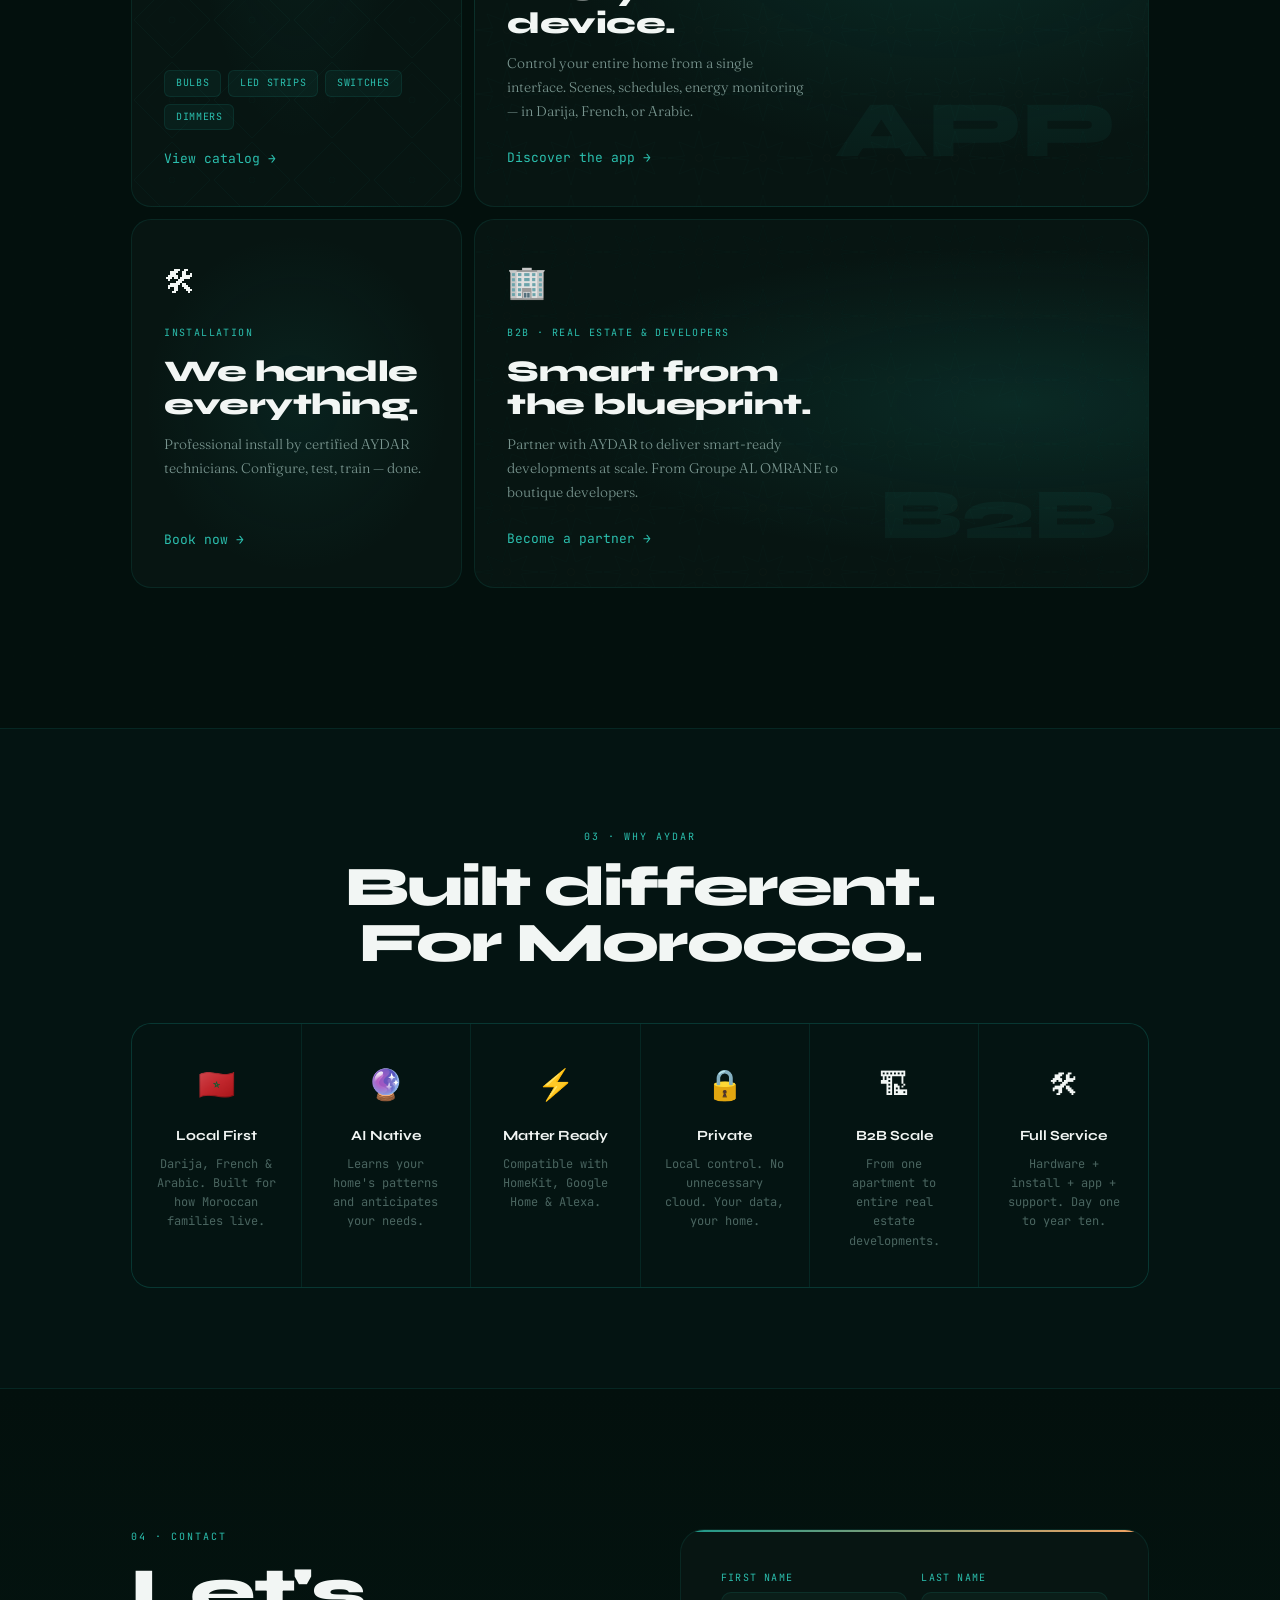
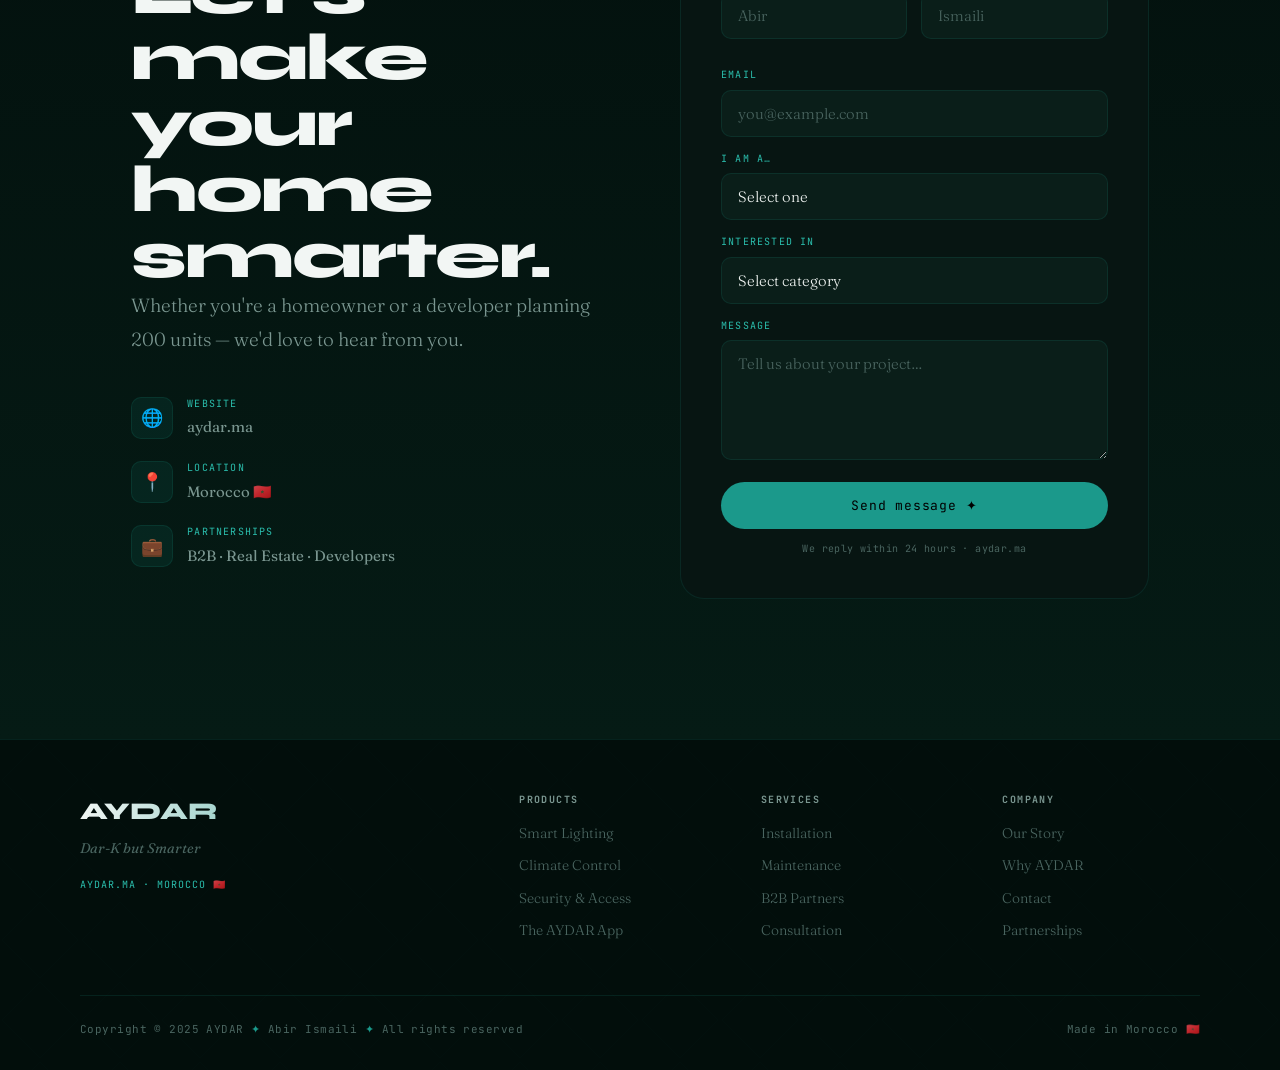
<file: AYDAR_index.html>
<!DOCTYPE html>
<html lang="en">
<head>
<meta charset="UTF-8">
<meta name="viewport" content="width=device-width, initial-scale=1.0">
<title>AYDAR — Dar-K but Smarter</title>
<link href="https://fonts.googleapis.com/css2?family=Syne:wght@400;700;800&family=Fraunces:ital,opsz,wght@0,9..144,300;0,9..144,400;1,9..144,300;1,9..144,400&family=JetBrains+Mono:wght@300;400&display=swap" rel="stylesheet">
<link rel="stylesheet" href="shared.css">
<style>
/* ── HERO ── */
#hero{min-height:100vh;display:flex;flex-direction:column;justify-content:flex-end;align-items:center;text-align:center;padding:0 24px 90px;position:relative;overflow:hidden}
.hero-bg{position:absolute;inset:0;background:radial-gradient(ellipse 90% 60% at 50% 28%,rgba(27,153,139,.13) 0%,transparent 65%),radial-gradient(ellipse 40% 40% at 82% 78%,rgba(244,162,97,.06) 0%,transparent 60%),var(--bg)}
.hero-pat{position:absolute;inset:0;opacity:.042}
.hero-glow{position:absolute;border-radius:50%;filter:blur(100px);pointer-events:none}
.g1{width:320px;height:320px;background:radial-gradient(circle,rgba(244,162,97,.09),transparent 70%);top:10%;left:5%;animation:drift 10s ease-in-out infinite alternate}
.g2{width:200px;height:200px;background:radial-gradient(circle,rgba(244,162,97,.06),transparent 70%);top:16%;right:8%;animation:drift 14s ease-in-out infinite alternate-reverse}
@keyframes drift{to{transform:translateY(-22px) scale(1.05)}}
.hero-hex{position:absolute;top:50%;left:50%;transform:translate(-50%,-56%);opacity:0;animation:fi2 1.6s ease forwards .3s}
.hero-hex svg{filter:drop-shadow(0 0 70px rgba(27,153,139,.3))}
.arch-strip{position:absolute;bottom:0;left:0;right:0;height:110px;pointer-events:none;opacity:.09}
.hero-tag{font-family:'JetBrains Mono',monospace;font-size:11px;letter-spacing:.18em;text-transform:uppercase;color:var(--teal-l);margin-bottom:20px;position:relative;z-index:2;opacity:0;animation:rise .9s ease forwards .4s}
.hero-title{font-family:'Syne',sans-serif;font-weight:800;font-size:clamp(68px,13.5vw,148px);letter-spacing:-4px;line-height:.9;margin-bottom:22px;position:relative;z-index:2;opacity:0;animation:rise .9s ease forwards .6s}
.hero-title .gr{background:linear-gradient(155deg,var(--white) 25%,var(--teal) 100%);-webkit-background-clip:text;-webkit-text-fill-color:transparent;background-clip:text}
.hero-title .gk{background:linear-gradient(155deg,var(--teal-l),var(--teal));-webkit-background-clip:text;-webkit-text-fill-color:transparent;background-clip:text;font-style:italic}
.hero-sub{font-size:clamp(17px,2.4vw,26px);font-weight:300;font-style:italic;color:var(--muted);margin-bottom:40px;position:relative;z-index:2;opacity:0;animation:rise .9s ease forwards .8s}
.hero-acts{display:flex;gap:18px;align-items:center;justify-content:center;position:relative;z-index:2;opacity:0;animation:rise .9s ease forwards 1s}

/* ── ABOUT ── */
#about{padding:140px 0;background:linear-gradient(180deg,var(--bg) 0%,#051b15 50%,var(--bg) 100%);position:relative;overflow:hidden}
.about-pat{position:absolute;inset:0;opacity:.045}
.about-grid{display:grid;grid-template-columns:1fr 1fr;gap:80px;align-items:center}
.about-left .sh{background:linear-gradient(155deg,var(--white),var(--teal));-webkit-background-clip:text;-webkit-text-fill-color:transparent;background-clip:text;margin-bottom:20px}
.about-body{font-size:18px;font-weight:300;color:var(--muted);line-height:1.8;margin-bottom:18px}
.about-body strong{color:var(--white);font-weight:400}
.founder-card{background:var(--card);border:1px solid var(--border);border-radius:var(--r);padding:32px;margin-top:36px;position:relative;overflow:hidden}
.founder-card::before{content:'';position:absolute;top:0;left:0;right:0;height:2px;background:linear-gradient(90deg,var(--teal),var(--gold))}
.fn{font-family:'Syne',sans-serif;font-size:20px;font-weight:800;letter-spacing:-.3px;margin-bottom:4px}
.ft2{font-family:'JetBrains Mono',monospace;font-size:11px;color:var(--teal-l);letter-spacing:.12em;text-transform:uppercase;margin-bottom:16px}
.fq{font-style:italic;font-size:15px;color:var(--muted);line-height:1.7}
.stats-row{display:grid;grid-template-columns:repeat(3,1fr);gap:1px;background:var(--border);border:1px solid var(--border);border-radius:var(--r);overflow:hidden;margin-top:48px}
.sc{background:var(--card);padding:28px 24px;text-align:center;transition:background .3s}
.sc:hover{background:var(--card2)}
.sn{font-family:'Syne',sans-serif;font-size:36px;font-weight:800;letter-spacing:-1px;color:var(--teal-l);display:block;margin-bottom:4px}
.sl{font-family:'JetBrains Mono',monospace;font-size:10px;letter-spacing:.12em;text-transform:uppercase;color:var(--dim)}
.about-right{display:flex;flex-direction:column;align-items:center;gap:32px}
.big-hex{filter:drop-shadow(0 0 60px rgba(27,153,139,.35));animation:hpulse 6s ease-in-out infinite}
@keyframes hpulse{0%,100%{filter:drop-shadow(0 0 60px rgba(27,153,139,.35))}50%{filter:drop-shadow(0 0 90px rgba(27,153,139,.55))}}
.bpills{display:flex;flex-wrap:wrap;gap:8px;justify-content:center}
.bpill{font-family:'JetBrains Mono',monospace;font-size:11px;letter-spacing:.06em;color:var(--teal-l);background:rgba(27,153,139,.08);border:1px solid var(--border);border-radius:980px;padding:7px 16px}

/* ── PRODUCTS ── */
#products{padding:140px 0;background:var(--bg);position:relative;overflow:hidden}
.prod-head{text-align:center;margin-bottom:72px}
.prod-head .sh{background:linear-gradient(155deg,var(--white),var(--teal));-webkit-background-clip:text;-webkit-text-fill-color:transparent;background-clip:text;margin-bottom:16px}
.prod-grid{display:grid;grid-template-columns:repeat(3,1fr);grid-auto-rows:auto;gap:12px}
.pc{background:var(--card);border:1px solid var(--border);border-radius:20px;padding:36px 32px;position:relative;overflow:hidden;transition:border-color .3s,transform .4s;cursor:pointer;display:flex;flex-direction:column}
.pc:hover{border-color:var(--border-h);transform:translateY(-5px)}
.pc::after{content:'';position:absolute;inset:0;background:radial-gradient(ellipse at 50% 0%,rgba(27,153,139,.06) 0%,transparent 60%);opacity:0;transition:opacity .4s;pointer-events:none}
.pc:hover::after{opacity:1}
.pc.tall{grid-row:span 2}
.pc.wide{grid-column:span 2}
.cpat{position:absolute;inset:0;pointer-events:none;border-radius:20px;overflow:hidden}
.ptag{font-family:'JetBrains Mono',monospace;font-size:10px;letter-spacing:.14em;text-transform:uppercase;color:var(--teal-l);margin-bottom:14px;display:block}
.pico{font-size:44px;margin-bottom:20px;display:block}
.pico-sm{font-size:32px;margin-bottom:16px;display:block}
.ph{font-family:'Syne',sans-serif;font-weight:800;font-size:clamp(22px,2.8vw,30px);letter-spacing:-.5px;line-height:1.1;margin-bottom:12px}
.pb{font-size:14px;color:var(--muted);line-height:1.7;font-weight:300;margin-bottom:20px;flex:1}
.pl{font-family:'JetBrains Mono',monospace;font-size:13px;color:var(--teal-l);display:inline-flex;align-items:center;gap:5px;transition:gap .2s;margin-top:auto}
.pl:hover{gap:10px}
.chips{display:flex;flex-wrap:wrap;gap:7px;margin-bottom:18px}
.chip{font-family:'JetBrains Mono',monospace;font-size:10px;letter-spacing:.06em;text-transform:uppercase;color:var(--teal-l);background:rgba(27,153,139,.08);border:1px solid var(--border);border-radius:6px;padding:4px 11px}
.c-light{background:radial-gradient(ellipse at 50% 0%,rgba(27,153,139,.2) 0%,transparent 65%),var(--card)}
.c-climate{background:radial-gradient(ellipse at 30% 30%,rgba(27,153,139,.14) 0%,transparent 55%),radial-gradient(ellipse at 80% 80%,rgba(244,162,97,.09) 0%,transparent 50%),var(--card)}
.c-security{background:radial-gradient(ellipse at 20% 20%,rgba(244,162,97,.14) 0%,transparent 55%),var(--card)}
.c-app{background:radial-gradient(ellipse at 70% 25%,rgba(27,153,139,.18) 0%,transparent 60%),var(--card)}
.c-install{background:radial-gradient(ellipse at 50% 50%,rgba(27,153,139,.1) 0%,transparent 65%),var(--card)}
.c-b2b{background:radial-gradient(ellipse at 80% 50%,rgba(27,153,139,.16) 0%,transparent 60%),var(--card)}

/* ── WHY ── */
#why{padding:100px 0;background:#041412;border-top:.5px solid var(--border);border-bottom:.5px solid var(--border);position:relative;overflow:hidden}
.why-grid{display:grid;grid-template-columns:repeat(6,1fr);gap:1px;background:var(--border);border-radius:20px;overflow:hidden;border:1px solid var(--border)}
.wc{background:#041412;padding:36px 22px;text-align:center;transition:background .3s}
.wc:hover{background:#061a15}
.wi{font-size:30px;margin-bottom:14px}
.wt{font-family:'Syne',sans-serif;font-size:14px;font-weight:700;margin-bottom:8px;color:var(--white)}
.wd{font-size:12px;color:var(--dim);line-height:1.6;font-family:'JetBrains Mono',monospace}

/* ── CONTACT ── */
#contact{padding:140px 0;background:linear-gradient(180deg,var(--bg) 0%,#051b15 100%);position:relative;overflow:hidden}
.contact-pat{position:absolute;inset:0;opacity:.04}
.cg{display:grid;grid-template-columns:1fr 1fr;gap:80px;align-items:start}
.contact-left .sh{background:linear-gradient(155deg,var(--white),var(--teal));-webkit-background-clip:text;-webkit-text-fill-color:transparent;background-clip:text;margin-bottom:16px}
.ci-list{margin-top:40px;display:flex;flex-direction:column;gap:20px}
.ci-item{display:flex;align-items:center;gap:14px}
.ci-icon{width:42px;height:42px;background:rgba(27,153,139,.1);border:1px solid var(--border);border-radius:10px;display:flex;align-items:center;justify-content:center;font-size:18px;flex-shrink:0}
.ci-lbl{font-family:'JetBrains Mono',monospace;font-size:10px;letter-spacing:.12em;text-transform:uppercase;color:var(--teal-l);margin-bottom:3px}
.ci-val{font-size:15px;color:var(--muted)}
.form-wrap{background:var(--card);border:1px solid var(--border);border-radius:24px;padding:40px;position:relative;overflow:hidden}
.form-wrap::before{content:'';position:absolute;top:0;left:0;right:0;height:2px;background:linear-gradient(90deg,var(--teal),var(--gold))}
.fr{display:grid;grid-template-columns:1fr 1fr;gap:14px;margin-bottom:14px}
.fg{display:flex;flex-direction:column;gap:6px;margin-bottom:14px}
.fl{font-family:'JetBrains Mono',monospace;font-size:10px;letter-spacing:.12em;text-transform:uppercase;color:var(--teal-l)}
.fi2,.fs2,.fta{background:#0a1e19;border:1px solid var(--border);border-radius:10px;color:var(--white);font-family:'Fraunces',serif;font-size:15px;font-weight:300;padding:13px 16px;outline:none;transition:border-color .2s,box-shadow .2s;width:100%}
.fi2:focus,.fs2:focus,.fta:focus{border-color:var(--teal-l);box-shadow:0 0 0 3px rgba(27,153,139,.12)}
.fi2::placeholder,.fta::placeholder{color:var(--dim)}
.fta{resize:vertical;min-height:120px}
.fs2{appearance:none;cursor:pointer}
.fsub{width:100%;background:var(--teal);color:#000;font-family:'JetBrains Mono',monospace;font-size:13px;letter-spacing:.06em;padding:15px 28px;border-radius:980px;border:none;cursor:pointer;transition:background .2s,transform .2s,box-shadow .2s;margin-top:8px}
.fsub:hover{background:var(--teal-l);transform:scale(1.02);box-shadow:0 0 30px rgba(27,153,139,.3)}
.fnote{font-family:'JetBrains Mono',monospace;font-size:10px;color:var(--dim);text-align:center;margin-top:12px;letter-spacing:.04em}
.form-success{display:none;text-align:center;padding:32px}

@media(max-width:900px){.about-grid,.cg{grid-template-columns:1fr;gap:48px}.about-right{display:none}.prod-grid{grid-template-columns:1fr 1fr}.pc.tall{grid-row:span 1}.pc.wide{grid-column:span 2}.why-grid{grid-template-columns:repeat(3,1fr)}.fr{grid-template-columns:1fr}}
@media(max-width:600px){.prod-grid{grid-template-columns:1fr}.pc.wide{grid-column:span 1}.why-grid{grid-template-columns:repeat(2,1fr)}.stats-row{grid-template-columns:1fr}}
</style>
</head>
<body>

<nav id="nav"></nav>

<!-- HERO -->
<section id="hero">
  <div class="hero-bg"></div>
  <div class="hero-pat pat-z"></div>
  <div class="hero-glow g1"></div>
  <div class="hero-glow g2"></div>
  <div style="position:absolute;top:0;left:50%;transform:translateX(-50%);display:flex;gap:140px;pointer-events:none;opacity:0.07;z-index:1">
    <svg width="26" height="82" viewBox="0 0 26 82" fill="none"><line x1="13" y1="0" x2="13" y2="17" stroke="#F4A261" stroke-width="1.2"/><ellipse cx="13" cy="51" rx="11" ry="27" fill="none" stroke="#F4A261" stroke-width="0.9"/><ellipse cx="13" cy="41" rx="7" ry="9" fill="#F4A261" opacity="0.25"/></svg>
    <svg width="26" height="96" viewBox="0 0 26 96" fill="none"><line x1="13" y1="0" x2="13" y2="13" stroke="#F4A261" stroke-width="1.2"/><ellipse cx="13" cy="58" rx="12" ry="32" fill="none" stroke="#F4A261" stroke-width="0.9"/><ellipse cx="13" cy="44" rx="8" ry="11" fill="#F4A261" opacity="0.25"/></svg>
    <svg width="26" height="82" viewBox="0 0 26 82" fill="none"><line x1="13" y1="0" x2="13" y2="17" stroke="#F4A261" stroke-width="1.2"/><ellipse cx="13" cy="51" rx="11" ry="27" fill="none" stroke="#F4A261" stroke-width="0.9"/><ellipse cx="13" cy="41" rx="7" ry="9" fill="#F4A261" opacity="0.25"/></svg>
  </div>
  <div class="hero-hex">
    <svg width="240" height="240" viewBox="0 0 240 240" fill="none">
      <defs><radialGradient id="hg" cx="50%" cy="50%" r="50%"><stop offset="0%" stop-color="#1B998B" stop-opacity="0.22"/><stop offset="100%" stop-color="#1B998B" stop-opacity="0"/></radialGradient><filter id="hb"><feGaussianBlur stdDeviation="3"/></filter></defs>
      <polygon points="120,15 225,72 225,168 120,225 15,168 15,72" fill="url(#hg)"/>
      <polygon points="120,15 225,72 225,168 120,225 15,168 15,72" fill="none" stroke="#1B998B" stroke-width="1.6" opacity="0.6" filter="url(#hb)"/>
      <polygon points="120,15 225,72 225,168 120,225 15,168 15,72" fill="none" stroke="#2BBFAE" stroke-width="0.7" opacity="0.28"/>
      <polygon points="120,42 198,86 198,154 120,198 42,154 42,86" fill="none" stroke="#1B998B" stroke-width="0.5" opacity="0.14"/>
      <polygon points="120,79 126,97 143,91 137,107 155,113 137,119 143,135 126,129 120,147 114,129 97,135 103,119 85,113 103,107 97,91 114,97" fill="rgba(27,153,139,0.06)" stroke="#F4A261" stroke-width="0.7" opacity="0.28"/>
      <path d="M120 74L146 158L120 145L94 158Z" fill="#1B998B" opacity="0.95"/>
      <path d="M120 74L94 158L120 145Z" fill="#2BBFAE" opacity="0.7"/>
      <circle cx="120" cy="15" r="3.5" fill="#1B998B" opacity="0.6"/><circle cx="225" cy="72" r="3.5" fill="#1B998B" opacity="0.6"/><circle cx="225" cy="168" r="3.5" fill="#1B998B" opacity="0.6"/><circle cx="120" cy="225" r="3.5" fill="#1B998B" opacity="0.6"/><circle cx="15" cy="168" r="3.5" fill="#1B998B" opacity="0.6"/><circle cx="15" cy="72" r="3.5" fill="#1B998B" opacity="0.6"/>
    </svg>
  </div>
  <div class="arch-strip"><svg viewBox="0 0 1440 110" preserveAspectRatio="none" fill="none"><path d="M0 110L0 55Q144-15 288 55L288 110Z" stroke="#1B998B" stroke-width="1"/><path d="M288 110L288 55Q432-15 576 55L576 110Z" stroke="#1B998B" stroke-width="1"/><path d="M576 110L576 55Q720-15 864 55L864 110Z" stroke="#1B998B" stroke-width="1"/><path d="M864 110L864 55Q1008-15 1152 55L1152 110Z" stroke="#1B998B" stroke-width="1"/><path d="M1152 110L1152 55Q1296-15 1440 55L1440 110Z" stroke="#1B998B" stroke-width="1"/></svg></div>
  <p class="hero-tag">Introducing AYDAR · Morocco's Smart Home</p>
  <h1 class="hero-title"><span class="gr">Dar-<span class="gk">K</span><br>but Smarter.</span></h1>
  <p class="hero-sub">Like dark mode, but for your entire home.</p>
  <div class="hero-acts">
    <a href="#products" class="btn-p">Explore products</a>
    <a href="#about" class="btn-g">Our story →</a>
  </div>
</section>

<!-- TICKER -->
<div class="ticker"><div class="tt"><span class="ti"><span>✦</span> Smart Lighting</span><span class="ti"><span>✦</span> Climate Control</span><span class="ti"><span>✦</span> Security & Access</span><span class="ti"><span>✦</span> The AYDAR App</span><span class="ti"><span>✦</span> B2B Partnerships</span><span class="ti"><span>✦</span> Made in Morocco 🇲🇦</span><span class="ti"><span>✦</span> Dar-K but Smarter</span><span class="ti"><span>✦</span> Matter + Zigbee 3.0</span></div></div>

<!-- ABOUT -->
<section id="about">
  <div class="about-pat pat-s"></div>
  <div class="si">
    <div class="about-grid">
      <div class="about-left reveal">
        <span class="ey">01 · Our Story</span>
        <h2 class="sh">Any home.<br>Intelligently.</h2>
        <p class="about-body">AYDAR was born from a simple observation — smart homes existed, but they felt <strong>foreign to Moroccan homes</strong>. Too expensive, too complex, not built for how we actually live.</p>
        <p class="about-body">The name says everything. <strong>AYDAR</strong> — Ay Dar — means any home in Darija. Because every home, regardless of size or budget, deserves to be smart.</p>
        <p class="about-body">We combine <strong>OEM hardware partnerships</strong>, local installation expertise, and a <strong>custom app</strong> to deliver the complete smart home experience — in your language.</p>
        <div class="founder-card reveal d2">
          <div class="fn">Abir Ismaili</div>
          <div class="ft2">Founder · AYDAR</div>
          <div class="fq">"I named it after my initials because AI is at the core of everything we do — and Dar is home. Dar-K but Smarter isn't just a slogan, it's a promise."</div>
        </div>
        <div class="stats-row reveal d3">
          <div class="sc"><span class="sn">3</span><span class="sl">Product categories</span></div>
          <div class="sc"><span class="sn">B2B</span><span class="sl">Real estate focus</span></div>
          <div class="sc"><span class="sn">2025</span><span class="sl">Founded in Morocco</span></div>
        </div>
      </div>
      <div class="about-right reveal d2">
        <svg class="big-hex" width="260" height="260" viewBox="0 0 260 260" fill="none">
          <defs><radialGradient id="bhg" cx="50%" cy="50%" r="50%"><stop offset="0%" stop-color="#1B998B" stop-opacity="0.2"/><stop offset="100%" stop-color="#1B998B" stop-opacity="0"/></radialGradient></defs>
          <polygon points="130,16 244,78 244,182 130,244 16,182 16,78" fill="url(#bhg)"/>
          <polygon points="130,16 244,78 244,182 130,244 16,182 16,78" fill="none" stroke="#1B998B" stroke-width="1.6" opacity="0.65"/>
          <polygon points="130,16 244,78 244,182 130,244 16,182 16,78" fill="none" stroke="#2BBFAE" stroke-width="0.7" opacity="0.28"/>
          <polygon points="130,44 216,92 216,168 130,216 44,168 44,92" fill="none" stroke="#1B998B" stroke-width="0.5" opacity="0.15"/>
          <polygon points="130,86 137,105 155,98 148,117 167,122 148,127 155,146 137,139 130,158 123,139 105,146 112,127 93,122 112,117 105,98 123,105" fill="rgba(27,153,139,0.07)" stroke="#F4A261" stroke-width="0.8" opacity="0.3"/>
          <path d="M130 52L158 172L130 157L102 172Z" fill="#1B998B" opacity="0.95"/>
          <path d="M130 52L102 172L130 157Z" fill="#2BBFAE" opacity="0.7"/>
          <circle cx="130" cy="16" r="3" fill="#1B998B" opacity="0.6"/><circle cx="244" cy="78" r="3" fill="#1B998B" opacity="0.6"/><circle cx="244" cy="182" r="3" fill="#1B998B" opacity="0.6"/><circle cx="130" cy="244" r="3" fill="#1B998B" opacity="0.6"/><circle cx="16" cy="182" r="3" fill="#1B998B" opacity="0.6"/><circle cx="16" cy="78" r="3" fill="#1B998B" opacity="0.6"/>
        </svg>
        <div class="bpills">
          <span class="bpill">🇲🇦 Morocco</span><span class="bpill">AI · Abir Ismaili</span><span class="bpill">Dar · Home</span>
          <span class="bpill">Ay Dar · Any Home</span><span class="bpill">Matter Ready</span><span class="bpill">Zigbee 3.0</span>
        </div>
      </div>
    </div>
  </div>
</section>

<!-- PRODUCTS -->
<section id="products">
  <div style="position:absolute;inset:0;opacity:.04" class="pat-m"></div>
  <div class="si">
    <div class="prod-head reveal">
      <span class="ey">02 · Products & Services</span>
      <h2 class="sh">Everything your<br>home needs.</h2>
      <p class="sb" style="margin:0 auto;text-align:center;max-width:520px">Hardware, software, installation, support — all from one brand. Click any product to explore the full catalog.</p>
    </div>
    <div class="prod-grid">
      <div class="pc tall c-light reveal" onclick="location.href='lighting.html'">
        <div class="cpat pat-z" style="opacity:.4"></div>
        <span class="pico">💡</span>
        <span class="ptag">Smart Lighting</span>
        <h3 class="ph">Light that<br>understands<br>your mood.</h3>
        <p class="pb">RGB bulbs, tunable strips, smart switches. Set scenes, schedules, or let AYDAR learn your preferences automatically.</p>
        <div class="chips"><span class="chip">Bulbs</span><span class="chip">LED Strips</span><span class="chip">Switches</span><span class="chip">Dimmers</span></div>
        <a href="lighting.html" class="pl">View catalog →</a>
      </div>
      <div class="pc c-security reveal d1" onclick="location.href='security.html'">
        <div class="cpat pat-z" style="opacity:.3"></div>
        <span class="pico-sm">🔒</span>
        <span class="ptag">Security & Access</span>
        <h3 class="ph">Your home.<br>Always safe.</h3>
        <p class="pb">Smart locks, cameras, sensors — all in the AYDAR app.</p>
        <a href="security.html" class="pl">View catalog →</a>
      </div>
      <div class="pc c-climate reveal d2" onclick="location.href='climate.html'">
        <div class="cpat pat-m" style="opacity:.4"></div>
        <span class="pico-sm">🌡</span>
        <span class="ptag">Climate Control</span>
        <h3 class="ph">Perfect temp,<br>always.</h3>
        <p class="pb">Smart thermostats with Opentherm support, built for Moroccan homes.</p>
        <a href="climate.html" class="pl">View catalog →</a>
      </div>
      <div class="pc wide c-app reveal d1" onclick="location.href='app.html'">
        <div class="cpat pat-s" style="opacity:.4"></div>
        <div style="display:flex;justify-content:space-between;align-items:flex-start;flex-wrap:wrap;gap:20px">
          <div style="flex:1"><span class="pico-sm">📱</span><span class="ptag">The AYDAR App</span><h3 class="ph">One app. Every device.</h3><p class="pb" style="max-width:340px">Control your entire home from a single interface. Scenes, schedules, energy monitoring — in Darija, French, or Arabic.</p><a href="app.html" class="pl">Discover the app →</a></div>
          <div style="font-family:'Syne',sans-serif;font-size:80px;font-weight:800;opacity:.07;color:var(--teal);line-height:1;align-self:flex-end">APP</div>
        </div>
      </div>
      <div class="pc c-install reveal" onclick="location.href='index.html#contact'">
        <span class="pico-sm">🛠</span>
        <span class="ptag">Installation</span>
        <h3 class="ph">We handle<br>everything.</h3>
        <p class="pb">Professional install by certified AYDAR technicians. Configure, test, train — done.</p>
        <a href="#contact" class="pl">Book now →</a>
      </div>
      <div class="pc wide c-b2b reveal d1" onclick="location.href='b2b.html'">
        <div class="cpat pat-s" style="opacity:.35"></div>
        <div style="display:flex;justify-content:space-between;align-items:flex-start;flex-wrap:wrap;gap:20px">
          <div style="flex:1"><span class="pico-sm">🏢</span><span class="ptag">B2B · Real Estate & Developers</span><h3 class="ph">Smart from<br>the blueprint.</h3><p class="pb" style="max-width:340px">Partner with AYDAR to deliver smart-ready developments at scale. From Groupe AL OMRANE to boutique developers.</p><a href="b2b.html" class="pl">Become a partner →</a></div>
          <div style="font-family:'Syne',sans-serif;font-size:72px;font-weight:800;opacity:.07;color:var(--teal);line-height:1;align-self:flex-end">B2B</div>
        </div>
      </div>
    </div>
  </div>
</section>

<!-- WHY -->
<section id="why">
  <div style="position:absolute;inset:0;opacity:.04" class="pat-m"></div>
  <div class="si">
    <div style="text-align:center;margin-bottom:52px" class="reveal"><span class="ey">03 · Why AYDAR</span><h2 class="sh" style="font-size:clamp(32px,5vw,56px)">Built different.<br>For Morocco.</h2></div>
    <div class="why-grid reveal d1">
      <div class="wc"><div class="wi">🇲🇦</div><div class="wt">Local First</div><div class="wd">Darija, French & Arabic. Built for how Moroccan families live.</div></div>
      <div class="wc"><div class="wi">🔮</div><div class="wt">AI Native</div><div class="wd">Learns your home's patterns and anticipates your needs.</div></div>
      <div class="wc"><div class="wi">⚡</div><div class="wt">Matter Ready</div><div class="wd">Compatible with HomeKit, Google Home & Alexa.</div></div>
      <div class="wc"><div class="wi">🔒</div><div class="wt">Private</div><div class="wd">Local control. No unnecessary cloud. Your data, your home.</div></div>
      <div class="wc"><div class="wi">🏗</div><div class="wt">B2B Scale</div><div class="wd">From one apartment to entire real estate developments.</div></div>
      <div class="wc"><div class="wi">🛠</div><div class="wt">Full Service</div><div class="wd">Hardware + install + app + support. Day one to year ten.</div></div>
    </div>
  </div>
</section>

<!-- CONTACT -->
<section id="contact">
  <div class="contact-pat pat-s"></div>
  <div class="si">
    <div class="cg">
      <div class="reveal">
        <span class="ey">04 · Contact</span>
        <h2 class="sh">Let's make<br>your home<br>smarter.</h2>
        <p class="sb">Whether you're a homeowner or a developer planning 200 units — we'd love to hear from you.</p>
        <div class="ci-list">
          <div class="ci-item"><div class="ci-icon">🌐</div><div><div class="ci-lbl">Website</div><div class="ci-val">aydar.ma</div></div></div>
          <div class="ci-item"><div class="ci-icon">📍</div><div><div class="ci-lbl">Location</div><div class="ci-val">Morocco 🇲🇦</div></div></div>
          <div class="ci-item"><div class="ci-icon">💼</div><div><div class="ci-lbl">Partnerships</div><div class="ci-val">B2B · Real Estate · Developers</div></div></div>
        </div>
      </div>
      <div class="reveal d2">
        <div class="form-wrap">
          <div id="ff">
            <div class="fr"><div class="fg"><label class="fl">First name</label><input class="fi2" type="text" placeholder="Abir" id="fn2"></div><div class="fg"><label class="fl">Last name</label><input class="fi2" type="text" placeholder="Ismaili"></div></div>
            <div class="fg"><label class="fl">Email</label><input class="fi2" type="email" placeholder="you@example.com" id="em2"></div>
            <div class="fg"><label class="fl">I am a…</label><select class="fs2"><option value="">Select one</option><option>Homeowner</option><option>Real estate developer</option><option>Construction company</option><option>Other business</option></select></div>
            <div class="fg"><label class="fl">Interested in</label><select class="fs2"><option value="">Select category</option><option>Smart Lighting</option><option>Climate Control</option><option>Security & Access</option><option>Full smart home setup</option><option>B2B partnership</option><option>The AYDAR App</option></select></div>
            <div class="fg"><label class="fl">Message</label><textarea class="fta" id="msg2" placeholder="Tell us about your project…"></textarea></div>
            <button class="fsub" onclick="handleSub()">Send message ✦</button>
            <p class="fnote">We reply within 24 hours · aydar.ma</p>
          </div>
          <div class="form-success" id="fsuc"><div style="font-size:40px;margin-bottom:16px">✦</div><p style="font-family:'Syne',sans-serif;font-size:22px;font-weight:800;color:var(--teal-l);margin-bottom:8px">Message received.</p><p style="color:var(--muted);font-style:italic">We'll be in touch within 24 hours. Shukran!</p></div>
        </div>
      </div>
    </div>
  </div>
</section>

<footer id="footer"></footer>
<button class="btt" id="btt">↑</button>

<script src="shared.js"></script>
<script>
injectNav('Home');
injectFooter();
initScroll();
initReveal();
function handleSub(){
  const n=document.getElementById('fn2').value.trim();
  const e=document.getElementById('em2').value.trim();
  if(!n||!e){alert('Please fill in your name and email.');return}
  document.getElementById('ff').style.display='none';
  document.getElementById('fsuc').style.display='block';
}
document.querySelectorAll('a[href^="#"]').forEach(a=>{
  a.addEventListener('click',e=>{
    const t=document.querySelector(a.getAttribute('href'));
    if(t){e.preventDefault();window.scrollTo({top:t.getBoundingClientRect().top+window.scrollY-70,behavior:'smooth'})}
  });
});
</script>
</body>
</html>
</file>
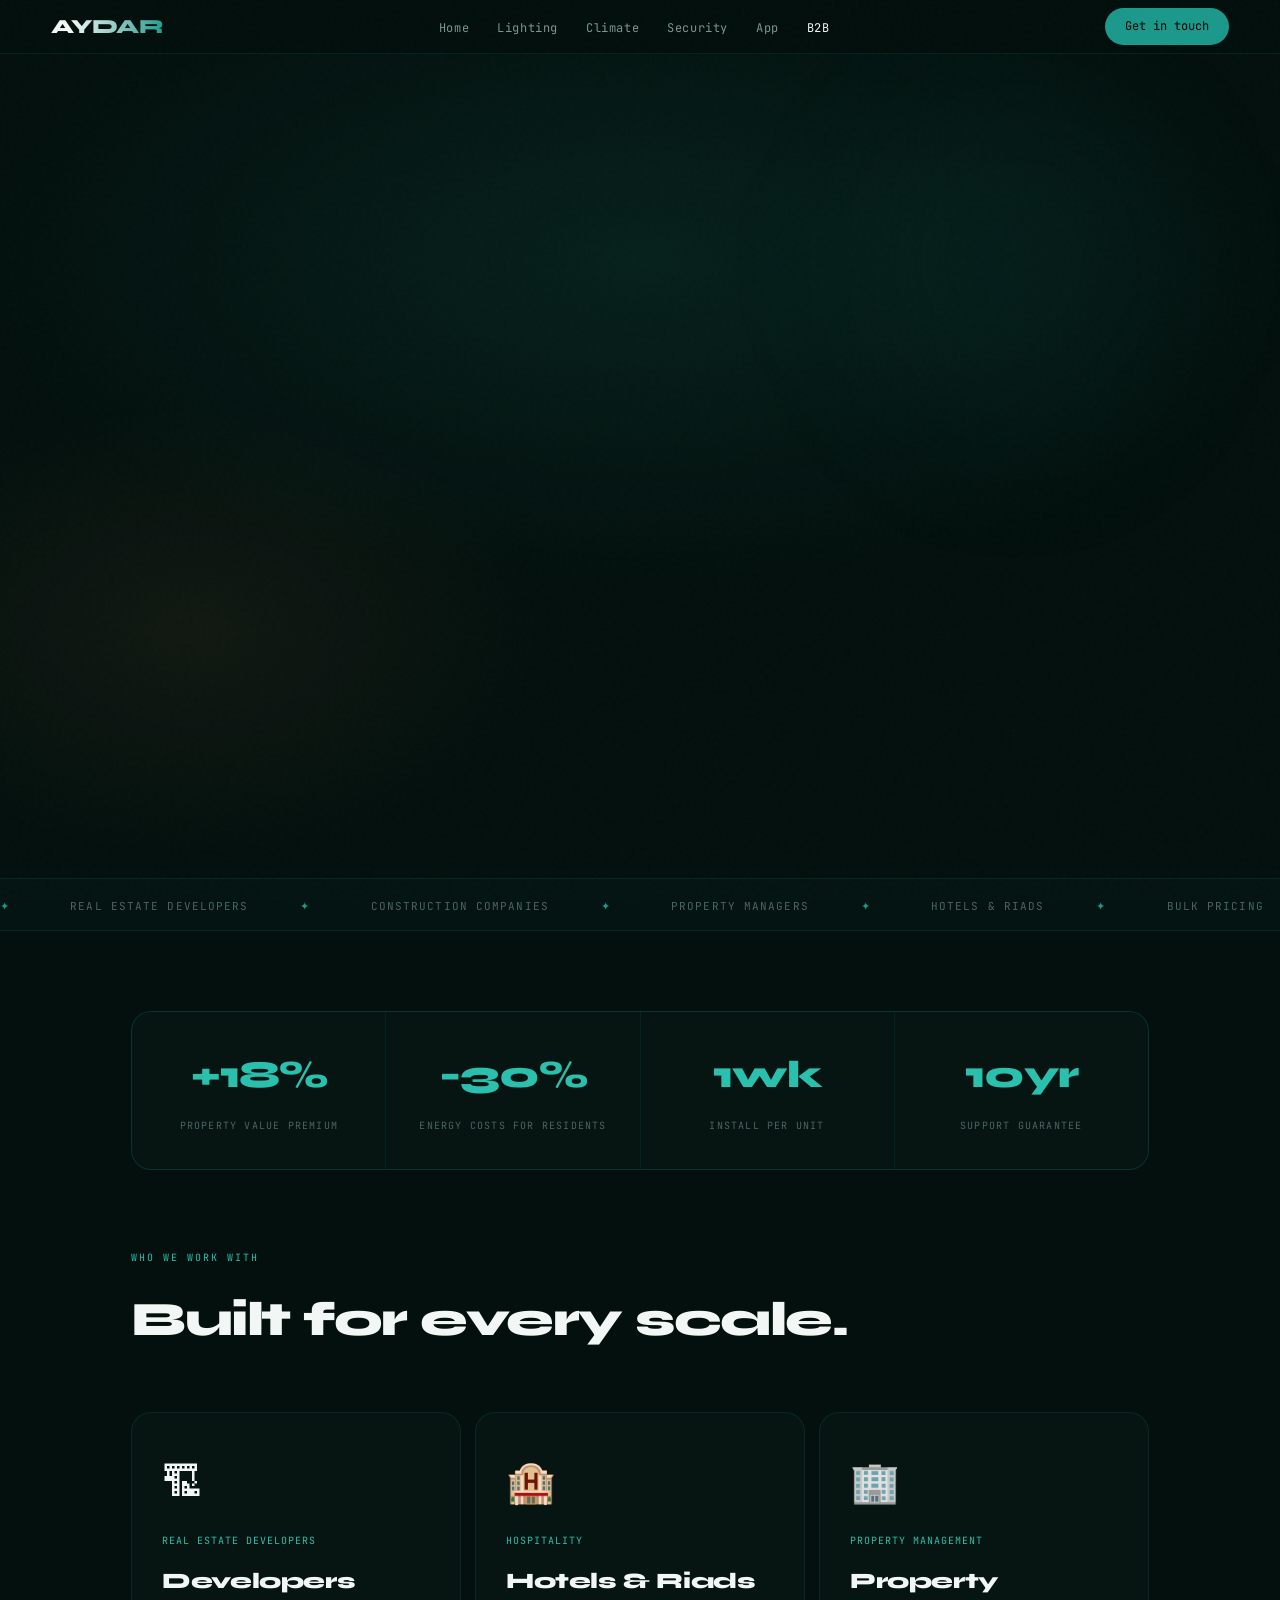
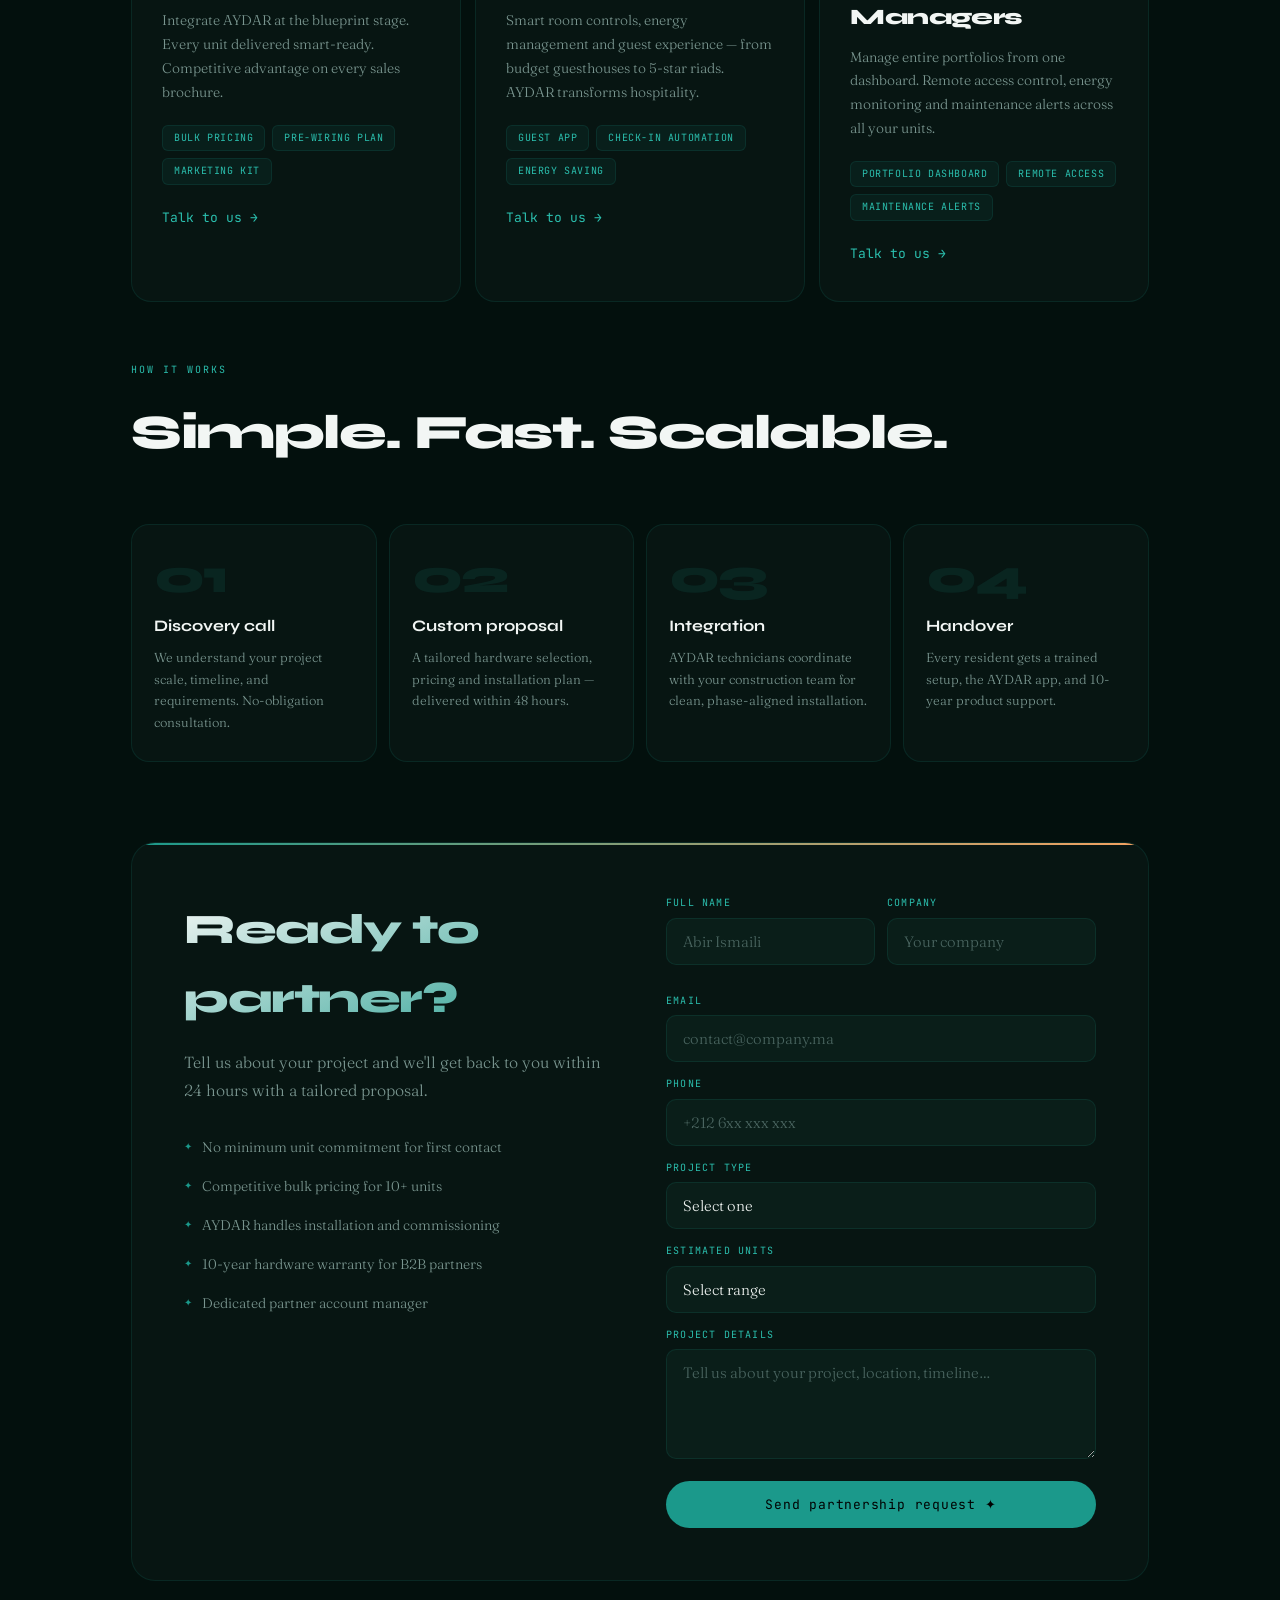
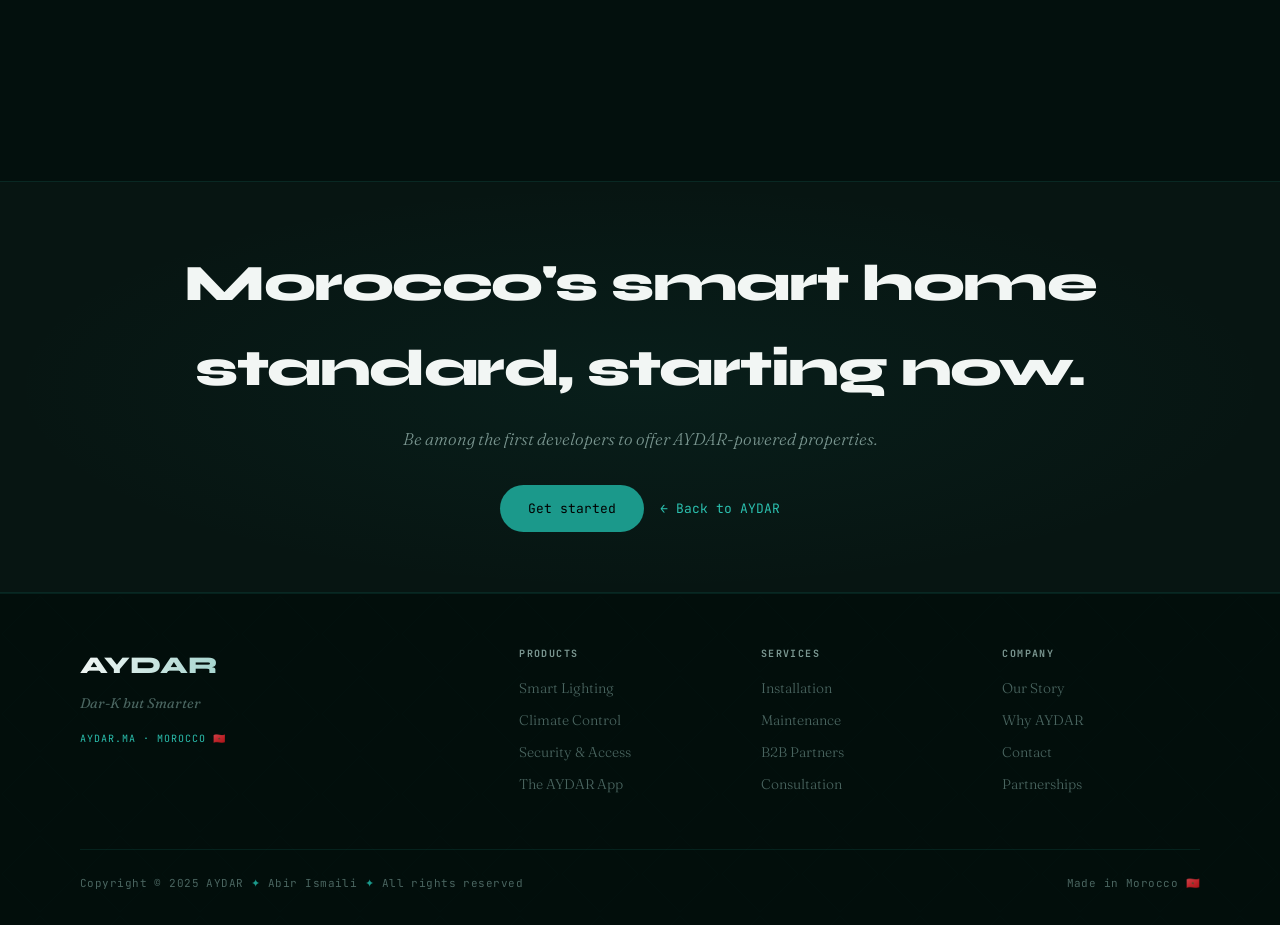
<file: b2b.html>
<!DOCTYPE html>
<html lang="en">
<head>
<meta charset="UTF-8"><meta name="viewport" content="width=device-width, initial-scale=1.0">
<title>B2B Partners — AYDAR</title>
<link href="https://fonts.googleapis.com/css2?family=Syne:wght@400;700;800&family=Fraunces:ital,opsz,wght@0,9..144,300;0,9..144,400;1,9..144,300;1,9..144,400&family=JetBrains+Mono:wght@300;400&display=swap" rel="stylesheet">
<link rel="stylesheet" href="shared.css">
<style>
.cat-hero{min-height:80vh;display:flex;flex-direction:column;justify-content:flex-end;padding:0 0 80px;position:relative;overflow:hidden;margin-top:var(--nav-h)}
.cat-hero-bg{position:absolute;inset:0;background:radial-gradient(ellipse 80% 60% at 50% 25%,rgba(27,153,139,.12) 0%,transparent 65%),radial-gradient(ellipse 50% 50% at 15% 70%,rgba(244,162,97,.06) 0%,transparent 55%),var(--bg)}
.cat-hero-pat{position:absolute;inset:0;opacity:.05}
.grid-glow{position:absolute;top:5%;right:5%;width:400px;height:400px;background:radial-gradient(ellipse at 50% 40%,rgba(27,153,139,.09),transparent 70%);border-radius:50%;filter:blur(80px);pointer-events:none}
.cat-hero-eyebrow{display:flex;align-items:center;gap:12px;margin-bottom:20px}
.back-link{font-family:'JetBrains Mono',monospace;font-size:11px;letter-spacing:.1em;text-transform:uppercase;color:var(--dim);display:flex;align-items:center;gap:6px;transition:color .2s}
.back-link:hover{color:var(--teal-l)}
.cat-hero h1{font-family:'Syne',sans-serif;font-weight:800;font-size:clamp(60px,11vw,130px);letter-spacing:-4px;line-height:.92;margin-bottom:24px;background:linear-gradient(155deg,var(--white) 30%,var(--teal) 100%);-webkit-background-clip:text;-webkit-text-fill-color:transparent;background-clip:text}
.cat-hero-sub{font-size:clamp(17px,2vw,22px);font-weight:300;font-style:italic;color:var(--muted);max-width:620px;margin-bottom:36px;line-height:1.7}
.cat-hero-acts{display:flex;gap:16px;align-items:center;flex-wrap:wrap}
.section-pad{padding:80px 0 120px}
.cat-section-head{margin-bottom:52px}
.cat-section-head h2{font-family:'Syne',sans-serif;font-weight:800;font-size:clamp(28px,4vw,48px);letter-spacing:-1.5px;margin-bottom:10px}

/* Stats bar */
.stats-bar{display:grid;grid-template-columns:repeat(4,1fr);gap:1px;background:var(--border);border:1px solid var(--border);border-radius:20px;overflow:hidden;margin-bottom:80px}
.s-cell{background:var(--card);padding:32px 24px;text-align:center;transition:background .3s}
.s-cell:hover{background:var(--card2)}
.s-num{font-family:'Syne',sans-serif;font-size:38px;font-weight:800;letter-spacing:-1px;color:var(--teal-l);display:block;margin-bottom:4px}
.s-lbl{font-family:'JetBrains Mono',monospace;font-size:10px;letter-spacing:.12em;text-transform:uppercase;color:var(--dim)}

/* Process steps */
.process{display:grid;grid-template-columns:repeat(4,1fr);gap:12px;margin-bottom:80px}
.p-step{background:var(--card);border:1px solid var(--border);border-radius:18px;padding:28px 22px;position:relative;transition:border-color .3s,transform .3s}
.p-step:hover{border-color:var(--border-h);transform:translateY(-4px)}
.p-step-num{font-family:'Syne',sans-serif;font-size:48px;font-weight:800;color:rgba(27,153,139,.12);letter-spacing:-2px;line-height:1;margin-bottom:12px}
.p-step-title{font-family:'Syne',sans-serif;font-size:16px;font-weight:700;margin-bottom:8px;color:var(--white)}
.p-step-desc{font-size:13px;color:var(--muted);line-height:1.65;font-weight:300}

/* Partner types */
.partner-grid{display:grid;grid-template-columns:repeat(3,1fr);gap:14px;margin-bottom:60px}
.p-card{background:var(--card);border:1px solid var(--border);border-radius:20px;padding:36px 30px;position:relative;overflow:hidden;transition:border-color .3s,transform .4s}
.p-card:hover{border-color:var(--border-h);transform:translateY(-5px)}
.p-card::after{content:'';position:absolute;inset:0;background:radial-gradient(ellipse at 50% 0%,rgba(27,153,139,.06) 0%,transparent 60%);opacity:0;transition:opacity .4s;pointer-events:none}
.p-card:hover::after{opacity:1}
.p-ico{font-size:40px;margin-bottom:18px;display:block}
.p-title{font-family:'Syne',sans-serif;font-size:22px;font-weight:800;letter-spacing:-.4px;margin-bottom:10px}
.p-body{font-size:14px;color:var(--muted);line-height:1.7;font-weight:300;margin-bottom:20px}
.p-tag{font-family:'JetBrains Mono',monospace;font-size:10px;letter-spacing:.1em;text-transform:uppercase;color:var(--teal-l);margin-bottom:14px;display:block}
.chips{display:flex;flex-wrap:wrap;gap:7px;margin-bottom:18px}
.chip{font-family:'JetBrains Mono',monospace;font-size:10px;letter-spacing:.06em;text-transform:uppercase;color:var(--teal-l);background:rgba(27,153,139,.08);border:1px solid var(--border);border-radius:6px;padding:4px 11px}

/* Contact form */
.b2b-form{background:var(--card);border:1px solid var(--border);border-radius:24px;padding:52px;position:relative;overflow:hidden}
.b2b-form::before{content:'';position:absolute;top:0;left:0;right:0;height:2px;background:linear-gradient(90deg,var(--teal),var(--gold))}
.form-grid{display:grid;grid-template-columns:1fr 1fr;gap:52px;align-items:start}
.form-left h2{font-family:'Syne',sans-serif;font-size:clamp(26px,3.5vw,42px);font-weight:800;letter-spacing:-1.5px;margin-bottom:14px;background:linear-gradient(155deg,var(--white),var(--teal));-webkit-background-clip:text;-webkit-text-fill-color:transparent;background-clip:text}
.form-left p{font-size:16px;color:var(--muted);line-height:1.75;font-weight:300;margin-bottom:24px}
.checklist{list-style:none}
.checklist li{display:flex;align-items:flex-start;gap:10px;padding:8px 0;font-size:14px;color:var(--muted);font-weight:300}
.checklist li::before{content:'✦';color:var(--teal);font-size:10px;margin-top:3px;flex-shrink:0}
.fg{display:flex;flex-direction:column;gap:6px;margin-bottom:14px}
.fl{font-family:'JetBrains Mono',monospace;font-size:10px;letter-spacing:.12em;text-transform:uppercase;color:var(--teal-l)}
.fi2,.fs2,.fta{background:#0a1e19;border:1px solid var(--border);border-radius:10px;color:var(--white);font-family:'Fraunces',serif;font-size:15px;font-weight:300;padding:13px 16px;outline:none;transition:border-color .2s,box-shadow .2s;width:100%}
.fi2:focus,.fs2:focus,.fta:focus{border-color:var(--teal-l);box-shadow:0 0 0 3px rgba(27,153,139,.12)}
.fi2::placeholder,.fta::placeholder{color:var(--dim)}
.fta{resize:vertical;min-height:110px}
.fs2{appearance:none;cursor:pointer}
.fr{display:grid;grid-template-columns:1fr 1fr;gap:12px;margin-bottom:14px}
.fsub{width:100%;background:var(--teal);color:#000;font-family:'JetBrains Mono',monospace;font-size:13px;letter-spacing:.06em;padding:15px 28px;border-radius:980px;border:none;cursor:pointer;transition:background .2s,transform .2s;margin-top:8px}
.fsub:hover{background:var(--teal-l);transform:scale(1.02)}
.form-success{display:none;text-align:center;padding:32px}

.cta-band{background:var(--card);border-top:.5px solid var(--border);border-bottom:.5px solid var(--border);padding:60px 0;text-align:center;position:relative;overflow:hidden;margin-top:80px}
.cta-band::before{content:'';position:absolute;inset:0;background:radial-gradient(ellipse at 50% 50%,rgba(27,153,139,.07) 0%,transparent 70%)}
.cta-band h2{font-family:'Syne',sans-serif;font-size:clamp(28px,4vw,52px);font-weight:800;letter-spacing:-1.5px;margin-bottom:14px;position:relative;z-index:1}
.cta-band p{font-size:17px;color:var(--muted);font-weight:300;font-style:italic;margin-bottom:32px;position:relative;z-index:1}
.cta-acts{display:flex;gap:16px;justify-content:center;position:relative;z-index:1}

@media(max-width:900px){.partner-grid{grid-template-columns:repeat(2,1fr)}.process{grid-template-columns:repeat(2,1fr)}.stats-bar{grid-template-columns:repeat(2,1fr)}.form-grid{grid-template-columns:1fr}.fr{grid-template-columns:1fr}}
@media(max-width:600px){.partner-grid{grid-template-columns:1fr}.process{grid-template-columns:1fr}}
</style>
</head>
<body>
<nav id="nav"></nav>

<section class="cat-hero">
  <div class="cat-hero-bg"></div>
  <div class="cat-hero-pat pat-s"></div>
  <div class="grid-glow"></div>
  <div class="si">
    <div class="cat-hero-eyebrow">
      <a href="index.html" class="back-link">← Back</a>
      <span style="color:var(--dim)">·</span>
      <span class="ey" style="margin:0">B2B Partnerships</span>
    </div>
    <h1>Smart from<br>the blueprint.</h1>
    <p class="cat-hero-sub">Partner with AYDAR to deliver smart-ready properties at scale. We integrate at the construction phase — maximum impact, minimum cost, maximum value for your buyers.</p>
    <div class="cat-hero-acts">
      <a href="#b2b-form" class="btn-p">Become a partner</a>
      <a href="#why-b2b" class="btn-g">Why partner? →</a>
    </div>
  </div>
</section>

<div class="ticker"><div class="tt"><span class="ti"><span>✦</span> Real Estate Developers</span><span class="ti"><span>✦</span> Construction Companies</span><span class="ti"><span>✦</span> Property Managers</span><span class="ti"><span>✦</span> Hotels & Riads</span><span class="ti"><span>✦</span> Bulk Pricing</span><span class="ti"><span>✦</span> White-label Option</span><span class="ti"><span>✦</span> Real Estate Developers</span><span class="ti"><span>✦</span> Construction Companies</span><span class="ti"><span>✦</span> Property Managers</span><span class="ti"><span>✦</span> Hotels & Riads</span><span class="ti"><span>✦</span> Bulk Pricing</span><span class="ti"><span>✦</span> White-label Option</span></div></div>

<section class="section-pad" id="why-b2b">
  <div class="si">

    <div class="stats-bar reveal">
      <div class="s-cell"><span class="s-num">+18%</span><span class="s-lbl">Property value premium</span></div>
      <div class="s-cell"><span class="s-num">-30%</span><span class="s-lbl">Energy costs for residents</span></div>
      <div class="s-cell"><span class="s-num">1wk</span><span class="s-lbl">Install per unit</span></div>
      <div class="s-cell"><span class="s-num">10yr</span><span class="s-lbl">Support guarantee</span></div>
    </div>

    <!-- Partner types -->
    <div class="cat-section-head reveal">
      <span class="ey">Who we work with</span>
      <h2>Built for every scale.</h2>
    </div>
    <div class="partner-grid reveal d1">
      <div class="p-card">
        <span class="p-ico">🏗</span>
        <span class="p-tag">Real Estate Developers</span>
        <div class="p-title">Developers</div>
        <p class="p-body">Integrate AYDAR at the blueprint stage. Every unit delivered smart-ready. Competitive advantage on every sales brochure.</p>
        <div class="chips"><span class="chip">Bulk pricing</span><span class="chip">Pre-wiring plan</span><span class="chip">Marketing kit</span></div>
        <a href="#b2b-form" class="btn-g" style="font-size:13px">Talk to us →</a>
      </div>
      <div class="p-card">
        <span class="p-ico">🏨</span>
        <span class="p-tag">Hospitality</span>
        <div class="p-title">Hotels & Riads</div>
        <p class="p-body">Smart room controls, energy management and guest experience — from budget guesthouses to 5-star riads. AYDAR transforms hospitality.</p>
        <div class="chips"><span class="chip">Guest app</span><span class="chip">Check-in automation</span><span class="chip">Energy saving</span></div>
        <a href="#b2b-form" class="btn-g" style="font-size:13px">Talk to us →</a>
      </div>
      <div class="p-card">
        <span class="p-ico">🏢</span>
        <span class="p-tag">Property Management</span>
        <div class="p-title">Property Managers</div>
        <p class="p-body">Manage entire portfolios from one dashboard. Remote access control, energy monitoring and maintenance alerts across all your units.</p>
        <div class="chips"><span class="chip">Portfolio dashboard</span><span class="chip">Remote access</span><span class="chip">Maintenance alerts</span></div>
        <a href="#b2b-form" class="btn-g" style="font-size:13px">Talk to us →</a>
      </div>
    </div>

    <!-- Process -->
    <div class="cat-section-head reveal">
      <span class="ey">How it works</span>
      <h2>Simple. Fast. Scalable.</h2>
    </div>
    <div class="process reveal d1">
      <div class="p-step"><div class="p-step-num">01</div><div class="p-step-title">Discovery call</div><div class="p-step-desc">We understand your project scale, timeline, and requirements. No-obligation consultation.</div></div>
      <div class="p-step"><div class="p-step-num">02</div><div class="p-step-title">Custom proposal</div><div class="p-step-desc">A tailored hardware selection, pricing and installation plan — delivered within 48 hours.</div></div>
      <div class="p-step"><div class="p-step-num">03</div><div class="p-step-title">Integration</div><div class="p-step-desc">AYDAR technicians coordinate with your construction team for clean, phase-aligned installation.</div></div>
      <div class="p-step"><div class="p-step-num">04</div><div class="p-step-title">Handover</div><div class="p-step-desc">Every resident gets a trained setup, the AYDAR app, and 10-year product support.</div></div>
    </div>

    <!-- B2B Contact form -->
    <div class="b2b-form reveal" id="b2b-form">
      <div class="form-grid">
        <div class="form-left">
          <h2>Ready to partner?</h2>
          <p>Tell us about your project and we'll get back to you within 24 hours with a tailored proposal.</p>
          <ul class="checklist">
            <li>No minimum unit commitment for first contact</li>
            <li>Competitive bulk pricing for 10+ units</li>
            <li>AYDAR handles installation and commissioning</li>
            <li>10-year hardware warranty for B2B partners</li>
            <li>Dedicated partner account manager</li>
          </ul>
        </div>
        <div>
          <div id="b2b-ff">
            <div class="fr">
              <div class="fg"><label class="fl">Full name</label><input class="fi2" type="text" placeholder="Abir Ismaili" id="b2b-name"></div>
              <div class="fg"><label class="fl">Company</label><input class="fi2" type="text" placeholder="Your company"></div>
            </div>
            <div class="fg"><label class="fl">Email</label><input class="fi2" type="email" placeholder="contact@company.ma" id="b2b-email"></div>
            <div class="fg"><label class="fl">Phone</label><input class="fi2" type="tel" placeholder="+212 6xx xxx xxx"></div>
            <div class="fg"><label class="fl">Project type</label>
              <select class="fs2"><option value="">Select one</option><option>Residential development</option><option>Hotel / Riad</option><option>Office / Commercial</option><option>Property management</option><option>Other</option></select>
            </div>
            <div class="fg"><label class="fl">Estimated units</label>
              <select class="fs2"><option value="">Select range</option><option>1–10 units</option><option>10–50 units</option><option>50–200 units</option><option>200+ units</option></select>
            </div>
            <div class="fg"><label class="fl">Project details</label><textarea class="fta" placeholder="Tell us about your project, location, timeline…"></textarea></div>
            <button class="fsub" onclick="handleB2B()">Send partnership request ✦</button>
          </div>
          <div class="form-success" id="b2b-suc"><div style="font-size:40px;margin-bottom:16px">✦</div><p style="font-family:'Syne',sans-serif;font-size:22px;font-weight:800;color:var(--teal-l);margin-bottom:8px">Request received.</p><p style="color:var(--muted);font-style:italic">We'll have a proposal in your inbox within 24 hours. Shukran!</p></div>
        </div>
      </div>
    </div>

  </div>
</section>

<div class="cta-band">
  <div class="si">
    <h2>Morocco's smart home standard, starting now.</h2>
    <p>Be among the first developers to offer AYDAR-powered properties.</p>
    <div class="cta-acts"><a href="#b2b-form" class="btn-p">Get started</a><a href="index.html" class="btn-g">← Back to AYDAR</a></div>
  </div>
</div>

<footer id="footer"></footer>
<button class="btt" id="btt">↑</button>
<script src="shared.js"></script>
<script>
injectNav('B2B');injectFooter();initScroll();initReveal();
function handleB2B(){
  const n=document.getElementById('b2b-name').value.trim();
  const e=document.getElementById('b2b-email').value.trim();
  if(!n||!e){alert('Please fill in your name and email.');return}
  document.getElementById('b2b-ff').style.display='none';
  document.getElementById('b2b-suc').style.display='block';
}
</script>
</body>
</html>
</file>
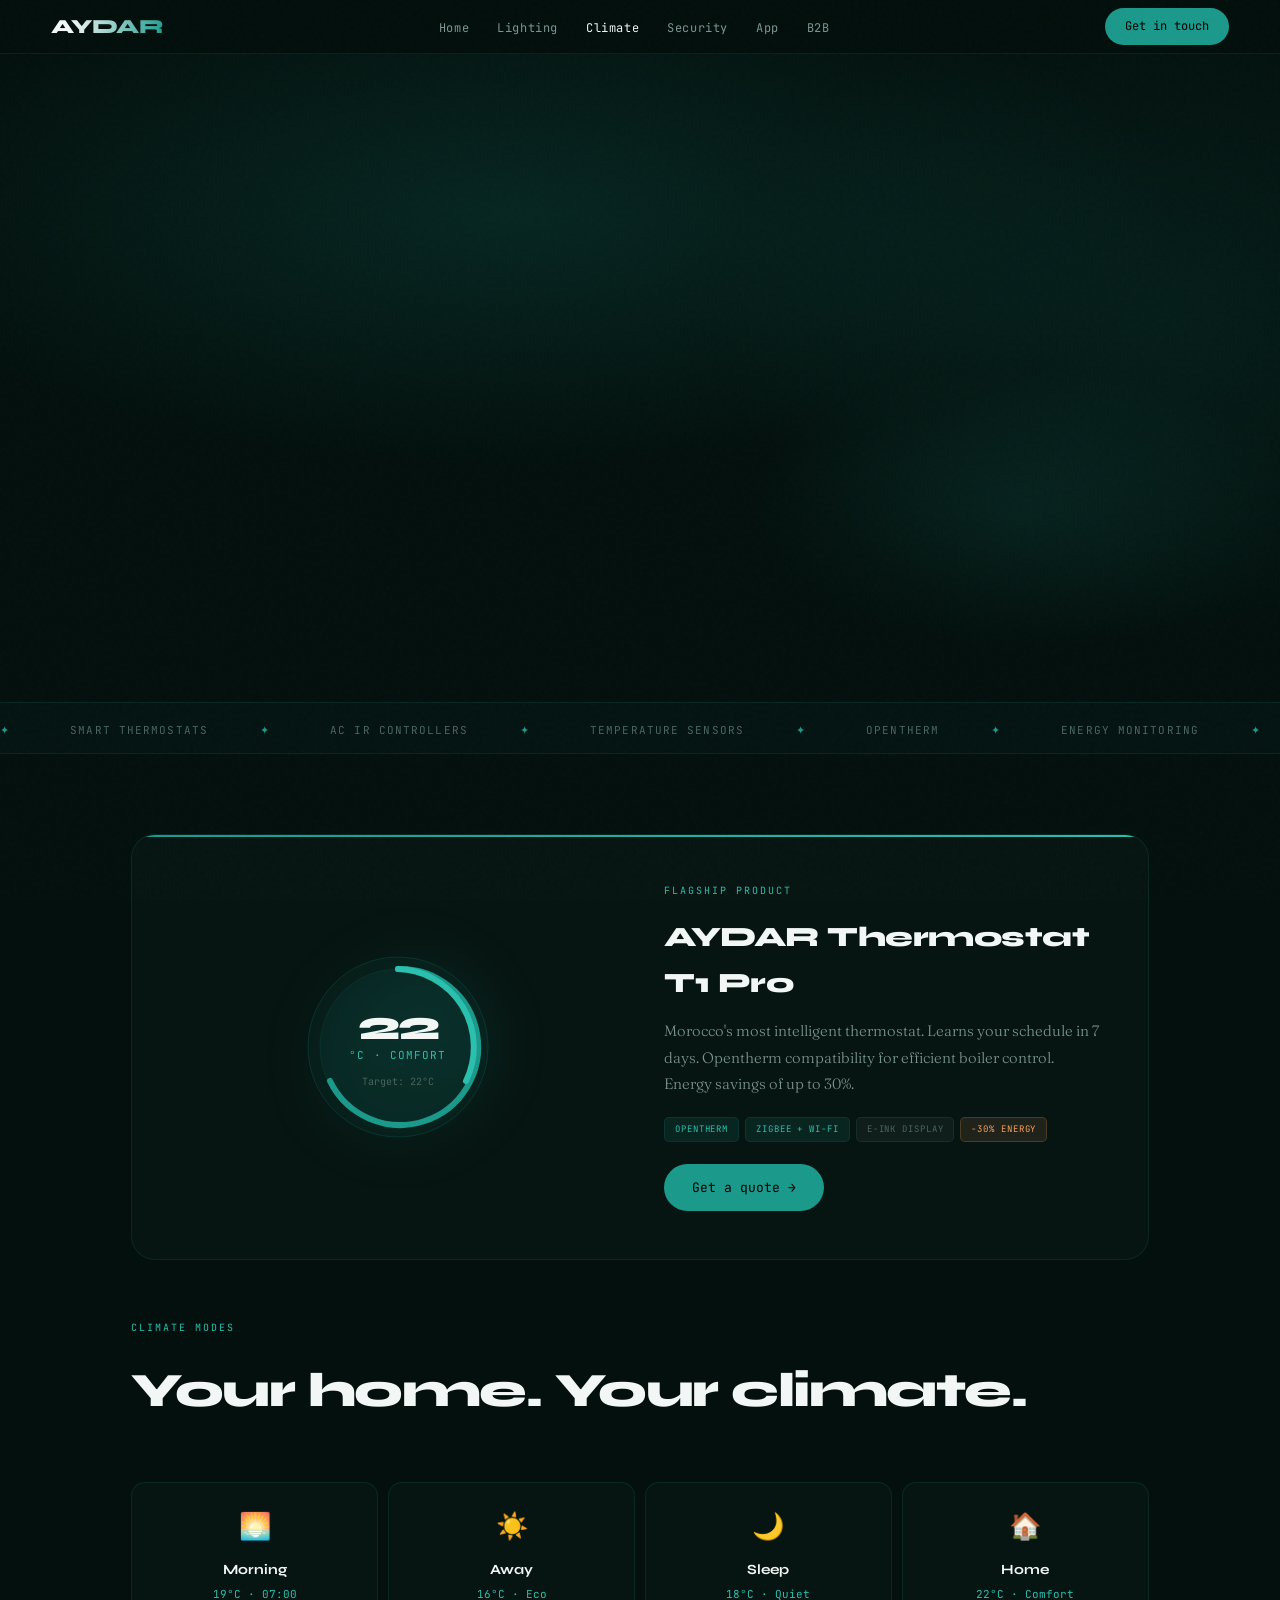
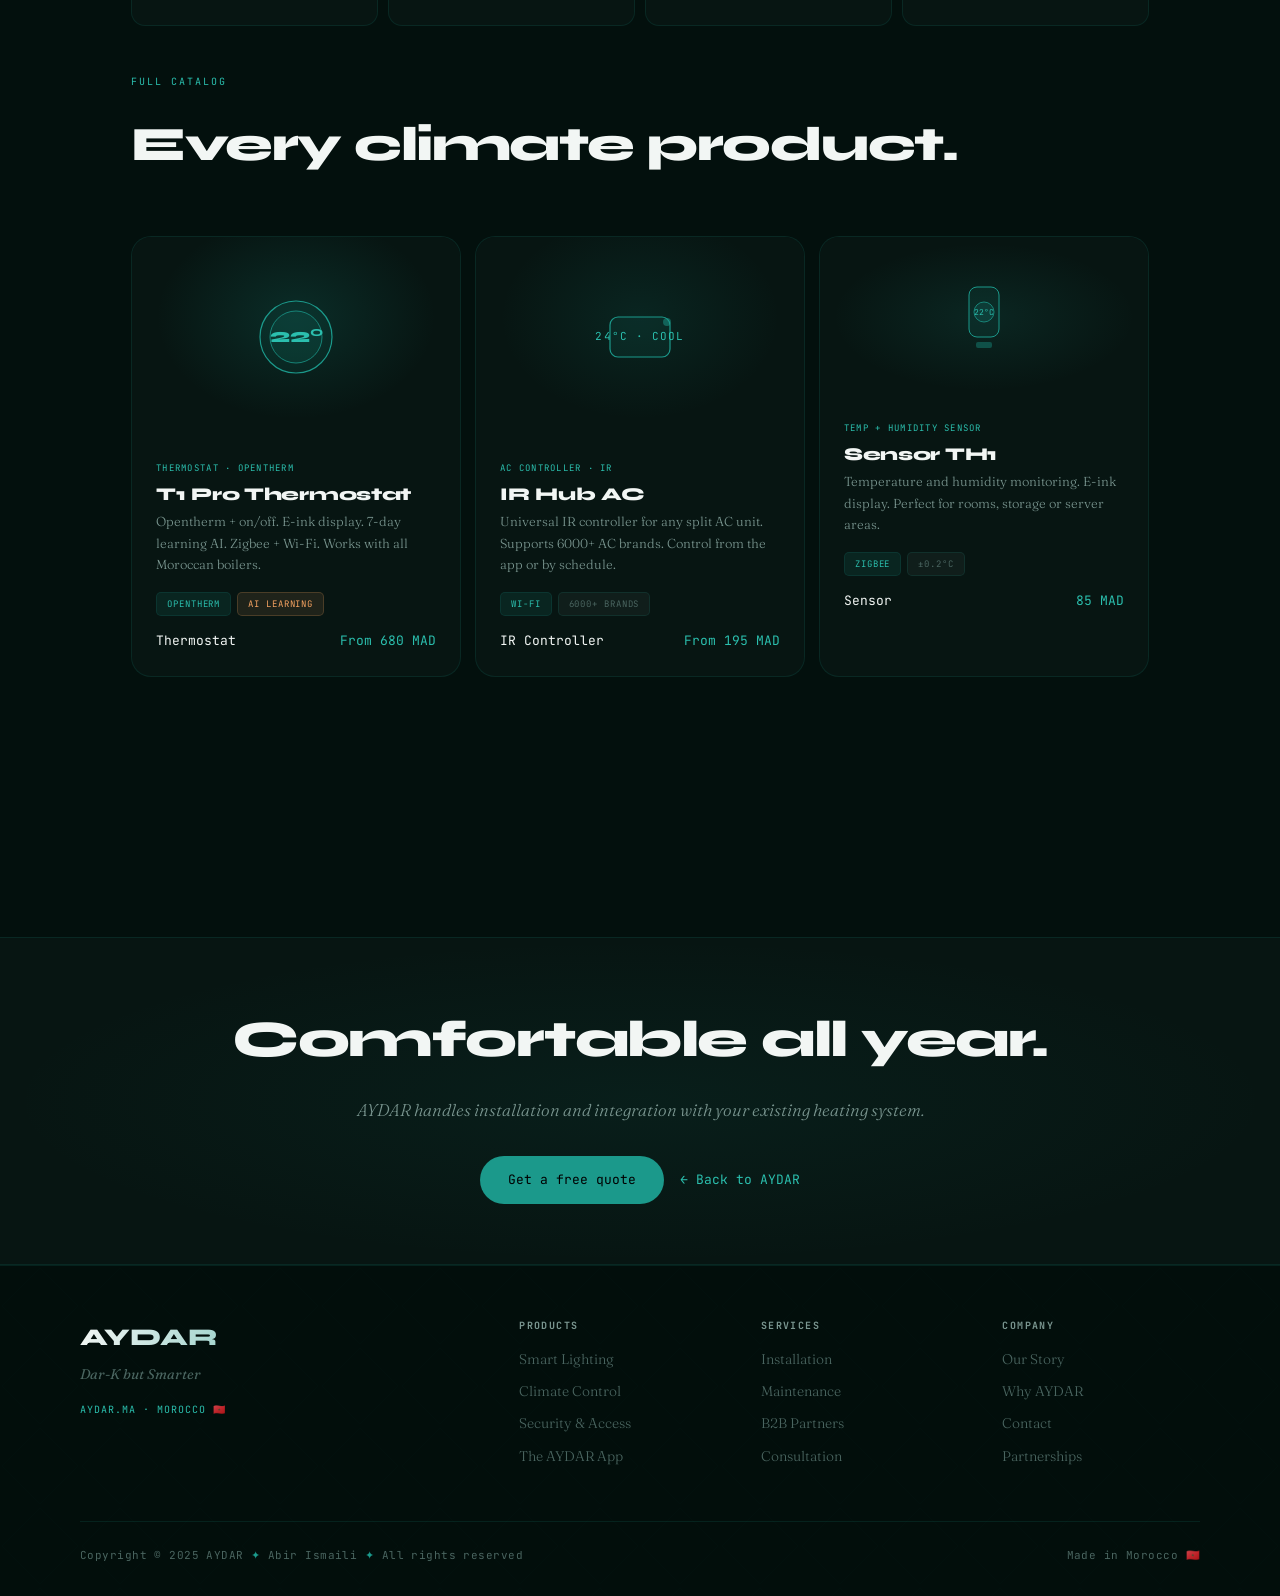
<file: climate.html>
<!DOCTYPE html>
<html lang="en">
<head>
<meta charset="UTF-8"><meta name="viewport" content="width=device-width, initial-scale=1.0">
<title>Climate Control — AYDAR</title>
<link href="https://fonts.googleapis.com/css2?family=Syne:wght@400;700;800&family=Fraunces:ital,opsz,wght@0,9..144,300;0,9..144,400;1,9..144,300;1,9..144,400&family=JetBrains+Mono:wght@300;400&display=swap" rel="stylesheet">
<link rel="stylesheet" href="shared.css">
<style>
.cat-hero{min-height:72vh;display:flex;flex-direction:column;justify-content:flex-end;padding:0 0 80px;position:relative;overflow:hidden;margin-top:var(--nav-h)}
.cat-hero-bg{position:absolute;inset:0;background:radial-gradient(ellipse 80% 60% at 40% 25%,rgba(27,153,139,.16) 0%,transparent 65%),radial-gradient(ellipse 40% 40% at 80% 70%,rgba(43,191,174,.08) 0%,transparent 55%),var(--bg)}
.cat-hero-pat{position:absolute;inset:0;opacity:.05}
.wave-glow{position:absolute;top:0;right:0;width:50%;height:100%;background:radial-gradient(ellipse at 80% 40%,rgba(27,153,139,.1) 0%,transparent 60%);pointer-events:none}
.cat-hero-eyebrow{display:flex;align-items:center;gap:12px;margin-bottom:20px}
.back-link{font-family:'JetBrains Mono',monospace;font-size:11px;letter-spacing:.1em;text-transform:uppercase;color:var(--dim);display:flex;align-items:center;gap:6px;transition:color .2s}
.back-link:hover{color:var(--teal-l)}
.cat-hero h1{font-family:'Syne',sans-serif;font-weight:800;font-size:clamp(60px,11vw,130px);letter-spacing:-4px;line-height:.92;margin-bottom:24px;background:linear-gradient(155deg,var(--white) 30%,var(--teal-l) 100%);-webkit-background-clip:text;-webkit-text-fill-color:transparent;background-clip:text}
.cat-hero-sub{font-size:clamp(17px,2vw,22px);font-weight:300;font-style:italic;color:var(--muted);max-width:580px;margin-bottom:36px;line-height:1.7}
.cat-hero-acts{display:flex;gap:16px;align-items:center;flex-wrap:wrap}
.catalog-section{padding:80px 0 120px;background:var(--bg)}
.cat-section-head{margin-bottom:52px}
.cat-section-head h2{font-family:'Syne',sans-serif;font-weight:800;font-size:clamp(28px,4vw,48px);letter-spacing:-1.5px;margin-bottom:10px}
.cat-grid{display:grid;grid-template-columns:repeat(3,1fr);gap:14px;margin-bottom:60px}
.cat-grid-2{grid-template-columns:repeat(2,1fr)}
.prod-tile{background:var(--card);border:1px solid var(--border);border-radius:20px;overflow:hidden;position:relative;transition:border-color .3s,transform .4s}
.prod-tile:hover{border-color:var(--border-h);transform:translateY(-5px)}
.prod-tile::after{content:'';position:absolute;inset:0;background:radial-gradient(ellipse at 50% 0%,rgba(27,153,139,.07) 0%,transparent 55%);opacity:0;transition:opacity .4s;pointer-events:none}
.prod-tile:hover::after{opacity:1}
.tile-img{height:200px;display:flex;align-items:center;justify-content:center;position:relative;overflow:hidden}
.tile-body{padding:24px}
.tile-tag{font-family:'JetBrains Mono',monospace;font-size:9px;letter-spacing:.14em;text-transform:uppercase;color:var(--teal-l);margin-bottom:8px;display:block}
.tile-name{font-family:'Syne',sans-serif;font-size:18px;font-weight:800;letter-spacing:-.3px;margin-bottom:6px;line-height:1.2}
.tile-desc{font-size:13px;color:var(--muted);line-height:1.65;font-weight:300;margin-bottom:16px}
.tile-price{font-family:'JetBrains Mono',monospace;font-size:13px;color:var(--white);display:flex;align-items:center;justify-content:space-between}
.price-val{color:var(--teal-l)}
.tile-badges{display:flex;flex-wrap:wrap;gap:6px;margin-bottom:14px}

/* Thermostat showcase */
.thermo-showcase{background:var(--card);border:1px solid var(--border);border-radius:24px;padding:48px;display:grid;grid-template-columns:1fr 1fr;gap:48px;align-items:center;margin-bottom:60px;position:relative;overflow:hidden}
.thermo-showcase::before{content:'';position:absolute;top:0;left:0;right:0;height:2px;background:linear-gradient(90deg,var(--teal),var(--teal-l))}
.thermo-visual{display:flex;flex-direction:column;align-items:center;gap:20px}
.thermo-ring{width:200px;height:200px;position:relative;margin:0 auto}
.thermo-ring svg{filter:drop-shadow(0 0 30px rgba(27,153,139,.35))}
.thermo-info h3{font-family:'Syne',sans-serif;font-size:28px;font-weight:800;letter-spacing:-.5px;margin-bottom:12px}
.thermo-info p{font-size:15px;color:var(--muted);line-height:1.75;margin-bottom:20px;font-weight:300}

/* Climate modes */
.modes-grid{display:grid;grid-template-columns:repeat(4,1fr);gap:10px;margin-top:48px}
.mode-card{background:var(--card);border:1px solid var(--border);border-radius:14px;padding:22px 16px;text-align:center;transition:border-color .3s,background .3s;cursor:pointer}
.mode-card:hover{border-color:var(--border-h);background:var(--card2)}
.mode-icon{font-size:26px;margin-bottom:10px}
.mode-name{font-family:'Syne',sans-serif;font-size:14px;font-weight:700;margin-bottom:4px}
.mode-temp{font-family:'JetBrains Mono',monospace;font-size:11px;color:var(--teal-l)}
.cta-band{background:var(--card);border-top:.5px solid var(--border);border-bottom:.5px solid var(--border);padding:60px 0;text-align:center;position:relative;overflow:hidden;margin-top:80px}
.cta-band::before{content:'';position:absolute;inset:0;background:radial-gradient(ellipse at 50% 50%,rgba(27,153,139,.07) 0%,transparent 70%)}
.cta-band h2{font-family:'Syne',sans-serif;font-size:clamp(28px,4vw,52px);font-weight:800;letter-spacing:-1.5px;margin-bottom:14px;position:relative;z-index:1}
.cta-band p{font-size:17px;color:var(--muted);font-weight:300;font-style:italic;margin-bottom:32px;position:relative;z-index:1}
.cta-acts{display:flex;gap:16px;justify-content:center;position:relative;z-index:1}
@media(max-width:900px){.cat-grid,.cat-grid-2{grid-template-columns:repeat(2,1fr)}.thermo-showcase{grid-template-columns:1fr}.modes-grid{grid-template-columns:repeat(2,1fr)}}
@media(max-width:600px){.cat-grid,.cat-grid-2{grid-template-columns:1fr}.modes-grid{grid-template-columns:1fr}}
</style>
</head>
<body>
<nav id="nav"></nav>

<section class="cat-hero">
  <div class="cat-hero-bg"></div>
  <div class="cat-hero-pat pat-m"></div>
  <div class="wave-glow"></div>
  <div class="si">
    <div class="cat-hero-eyebrow">
      <a href="index.html" class="back-link">← Back</a>
      <span style="color:var(--dim)">·</span>
      <span class="ey" style="margin:0">Climate Control</span>
    </div>
    <h1>Climate<br>Catalog.</h1>
    <p class="cat-hero-sub">Smart thermostats, sensors and AC controllers. The perfect temperature, automatically — winter heat or summer cool.</p>
    <div class="cat-hero-acts">
      <a href="index.html#contact" class="btn-p">Get a quote</a>
      <a href="#catalog" class="btn-g">Browse catalog →</a>
    </div>
  </div>
</section>

<div class="ticker"><div class="tt"><span class="ti"><span>✦</span> Smart Thermostats</span><span class="ti"><span>✦</span> AC IR Controllers</span><span class="ti"><span>✦</span> Temperature Sensors</span><span class="ti"><span>✦</span> Opentherm</span><span class="ti"><span>✦</span> Energy Monitoring</span><span class="ti"><span>✦</span> Auto Scheduling</span><span class="ti"><span>✦</span> Smart Thermostats</span><span class="ti"><span>✦</span> AC IR Controllers</span><span class="ti"><span>✦</span> Temperature Sensors</span><span class="ti"><span>✦</span> Opentherm</span><span class="ti"><span>✦</span> Energy Monitoring</span><span class="ti"><span>✦</span> Auto Scheduling</span></div></div>

<section class="catalog-section" id="catalog">
  <div class="si">

    <!-- Thermostat showcase -->
    <div class="thermo-showcase reveal">
      <div class="thermo-visual">
        <div class="thermo-ring">
          <svg width="200" height="200" viewBox="0 0 200 200" fill="none">
            <circle cx="100" cy="100" r="90" fill="rgba(27,153,139,0.05)" stroke="rgba(27,153,139,0.2)" stroke-width="1"/>
            <circle cx="100" cy="100" r="78" fill="rgba(27,153,139,0.07)" stroke="rgba(27,153,139,0.15)" stroke-width="0.8"/>
            <path d="M100 22 A78 78 0 1 1 32 134" stroke="#1B998B" stroke-width="6" stroke-linecap="round" fill="none"/>
            <path d="M100 22 A78 78 0 0 1 168 134" stroke="#2BBFAE" stroke-width="6" stroke-linecap="round" fill="none"/>
            <text x="100" y="92" text-anchor="middle" fill="#F2F6F4" font-family="Syne, sans-serif" font-size="42" font-weight="800" letter-spacing="-2">22</text>
            <text x="100" y="112" text-anchor="middle" fill="#2BBFAE" font-family="JetBrains Mono, monospace" font-size="11" letter-spacing="0.1em">°C · COMFORT</text>
            <text x="100" y="138" text-anchor="middle" fill="#4A6560" font-family="JetBrains Mono, monospace" font-size="10">Target: 22°C</text>
          </svg>
        </div>
      </div>
      <div class="thermo-info">
        <span class="ey">Flagship Product</span>
        <h3>AYDAR Thermostat T1 Pro</h3>
        <p>Morocco's most intelligent thermostat. Learns your schedule in 7 days. Opentherm compatibility for efficient boiler control. Energy savings of up to 30%.</p>
        <div class="tile-badges"><span class="badge badge-teal">Opentherm</span><span class="badge badge-teal">Zigbee + Wi-Fi</span><span class="badge badge-dim">E-ink display</span><span class="badge badge-gold">-30% energy</span></div>
        <a href="index.html#contact" class="btn-p" style="display:inline-flex;margin-top:8px">Get a quote →</a>
      </div>
    </div>

    <!-- Climate modes -->
    <div class="cat-section-head reveal">
      <span class="ey">Climate Modes</span>
      <h2>Your home. Your climate.</h2>
    </div>
    <div class="modes-grid reveal d1">
      <div class="mode-card"><div class="mode-icon">🌅</div><div class="mode-name">Morning</div><div class="mode-temp">19°C · 07:00</div></div>
      <div class="mode-card"><div class="mode-icon">☀️</div><div class="mode-name">Away</div><div class="mode-temp">16°C · Eco</div></div>
      <div class="mode-card"><div class="mode-icon">🌙</div><div class="mode-name">Sleep</div><div class="mode-temp">18°C · Quiet</div></div>
      <div class="mode-card"><div class="mode-icon">🏠</div><div class="mode-name">Home</div><div class="mode-temp">22°C · Comfort</div></div>
    </div>

    <!-- Products -->
    <div class="cat-section-head reveal" style="margin-top:48px">
      <span class="ey">Full Catalog</span>
      <h2>Every climate product.</h2>
    </div>
    <div class="cat-grid reveal d1">
      <div class="prod-tile">
        <div class="tile-img" style="background:radial-gradient(ellipse at 50% 40%,rgba(27,153,139,.18) 0%,transparent 60%),#071512">
          <svg width="90" height="90" viewBox="0 0 90 90" fill="none"><circle cx="45" cy="45" r="36" fill="rgba(27,153,139,0.06)" stroke="#1B998B" stroke-width="1.2"/><circle cx="45" cy="45" r="26" fill="rgba(27,153,139,0.1)" stroke="#1B998B" stroke-width="0.8"/><text x="45" y="50" text-anchor="middle" fill="#2BBFAE" font-family="Syne" font-size="20" font-weight="800">22°</text></svg>
        </div>
        <div class="tile-body">
          <span class="tile-tag">Thermostat · Opentherm</span>
          <div class="tile-name">T1 Pro Thermostat</div>
          <div class="tile-desc">Opentherm + on/off. E-ink display. 7-day learning AI. Zigbee + Wi-Fi. Works with all Moroccan boilers.</div>
          <div class="tile-badges"><span class="badge badge-teal">Opentherm</span><span class="badge badge-gold">AI Learning</span></div>
          <div class="tile-price"><span>Thermostat</span><span class="price-val">From 680 MAD</span></div>
        </div>
      </div>
      <div class="prod-tile">
        <div class="tile-img" style="background:radial-gradient(ellipse at 50% 40%,rgba(27,153,139,.12) 0%,transparent 60%),#071512">
          <svg width="90" height="70" viewBox="0 0 90 70" fill="none"><rect x="15" y="15" width="60" height="40" rx="8" fill="rgba(27,153,139,0.07)" stroke="#1B998B" stroke-width="1.2"/><text x="45" y="38" text-anchor="middle" fill="#2BBFAE" font-family="JetBrains Mono" font-size="11" letter-spacing="0.1em">24°C · COOL</text><circle cx="72" cy="20" r="4" fill="#1B998B" opacity="0.5"/></svg>
        </div>
        <div class="tile-body">
          <span class="tile-tag">AC Controller · IR</span>
          <div class="tile-name">IR Hub AC</div>
          <div class="tile-desc">Universal IR controller for any split AC unit. Supports 6000+ AC brands. Control from the app or by schedule.</div>
          <div class="tile-badges"><span class="badge badge-teal">Wi-Fi</span><span class="badge badge-dim">6000+ brands</span></div>
          <div class="tile-price"><span>IR Controller</span><span class="price-val">From 195 MAD</span></div>
        </div>
      </div>
      <div class="prod-tile">
        <div class="tile-img" style="height:160px;background:radial-gradient(ellipse at 50% 50%,rgba(43,191,174,.1) 0%,transparent 65%),#071512">
          <svg width="60" height="80" viewBox="0 0 60 80" fill="none"><rect x="15" y="10" width="30" height="50" rx="8" fill="rgba(27,153,139,0.07)" stroke="#1B998B" stroke-width="1"/><circle cx="30" cy="35" r="10" fill="rgba(27,153,139,0.15)" stroke="#1B998B" stroke-width="0.8"/><text x="30" y="38" text-anchor="middle" fill="#2BBFAE" font-family="JetBrains Mono" font-size="8">22°C</text><rect x="22" y="65" width="16" height="6" rx="2" fill="#1B998B" opacity="0.4"/></svg>
        </div>
        <div class="tile-body">
          <span class="tile-tag">Temp + Humidity Sensor</span>
          <div class="tile-name">Sensor TH1</div>
          <div class="tile-desc">Temperature and humidity monitoring. E-ink display. Perfect for rooms, storage or server areas.</div>
          <div class="tile-badges"><span class="badge badge-teal">Zigbee</span><span class="badge badge-dim">±0.2°C</span></div>
          <div class="tile-price"><span>Sensor</span><span class="price-val">85 MAD</span></div>
        </div>
      </div>
    </div>

  </div>
</section>

<div class="cta-band">
  <div class="si">
    <h2>Comfortable all year.</h2>
    <p>AYDAR handles installation and integration with your existing heating system.</p>
    <div class="cta-acts"><a href="index.html#contact" class="btn-p">Get a free quote</a><a href="index.html" class="btn-g">← Back to AYDAR</a></div>
  </div>
</div>

<footer id="footer"></footer>
<button class="btt" id="btt">↑</button>
<script src="shared.js"></script>
<script>injectNav('Climate');injectFooter();initScroll();initReveal();</script>
</body>
</html>
</file>
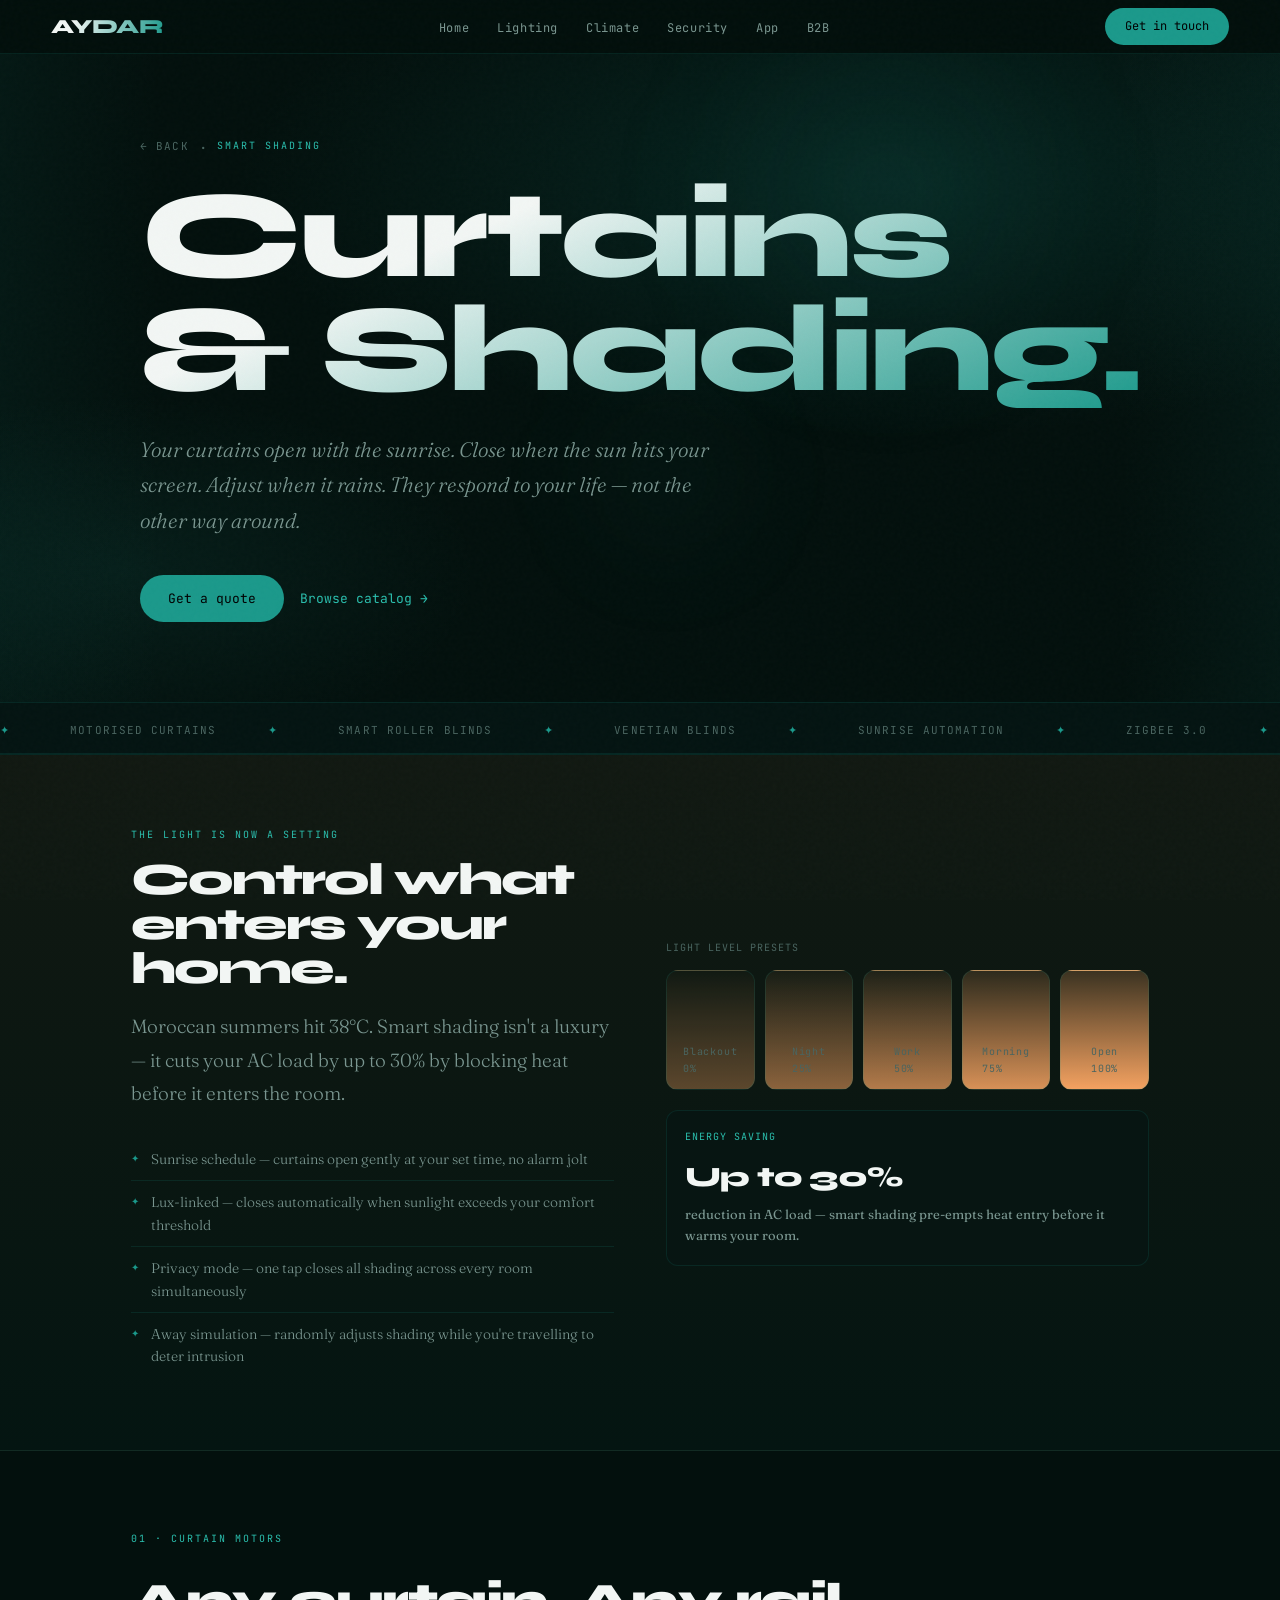
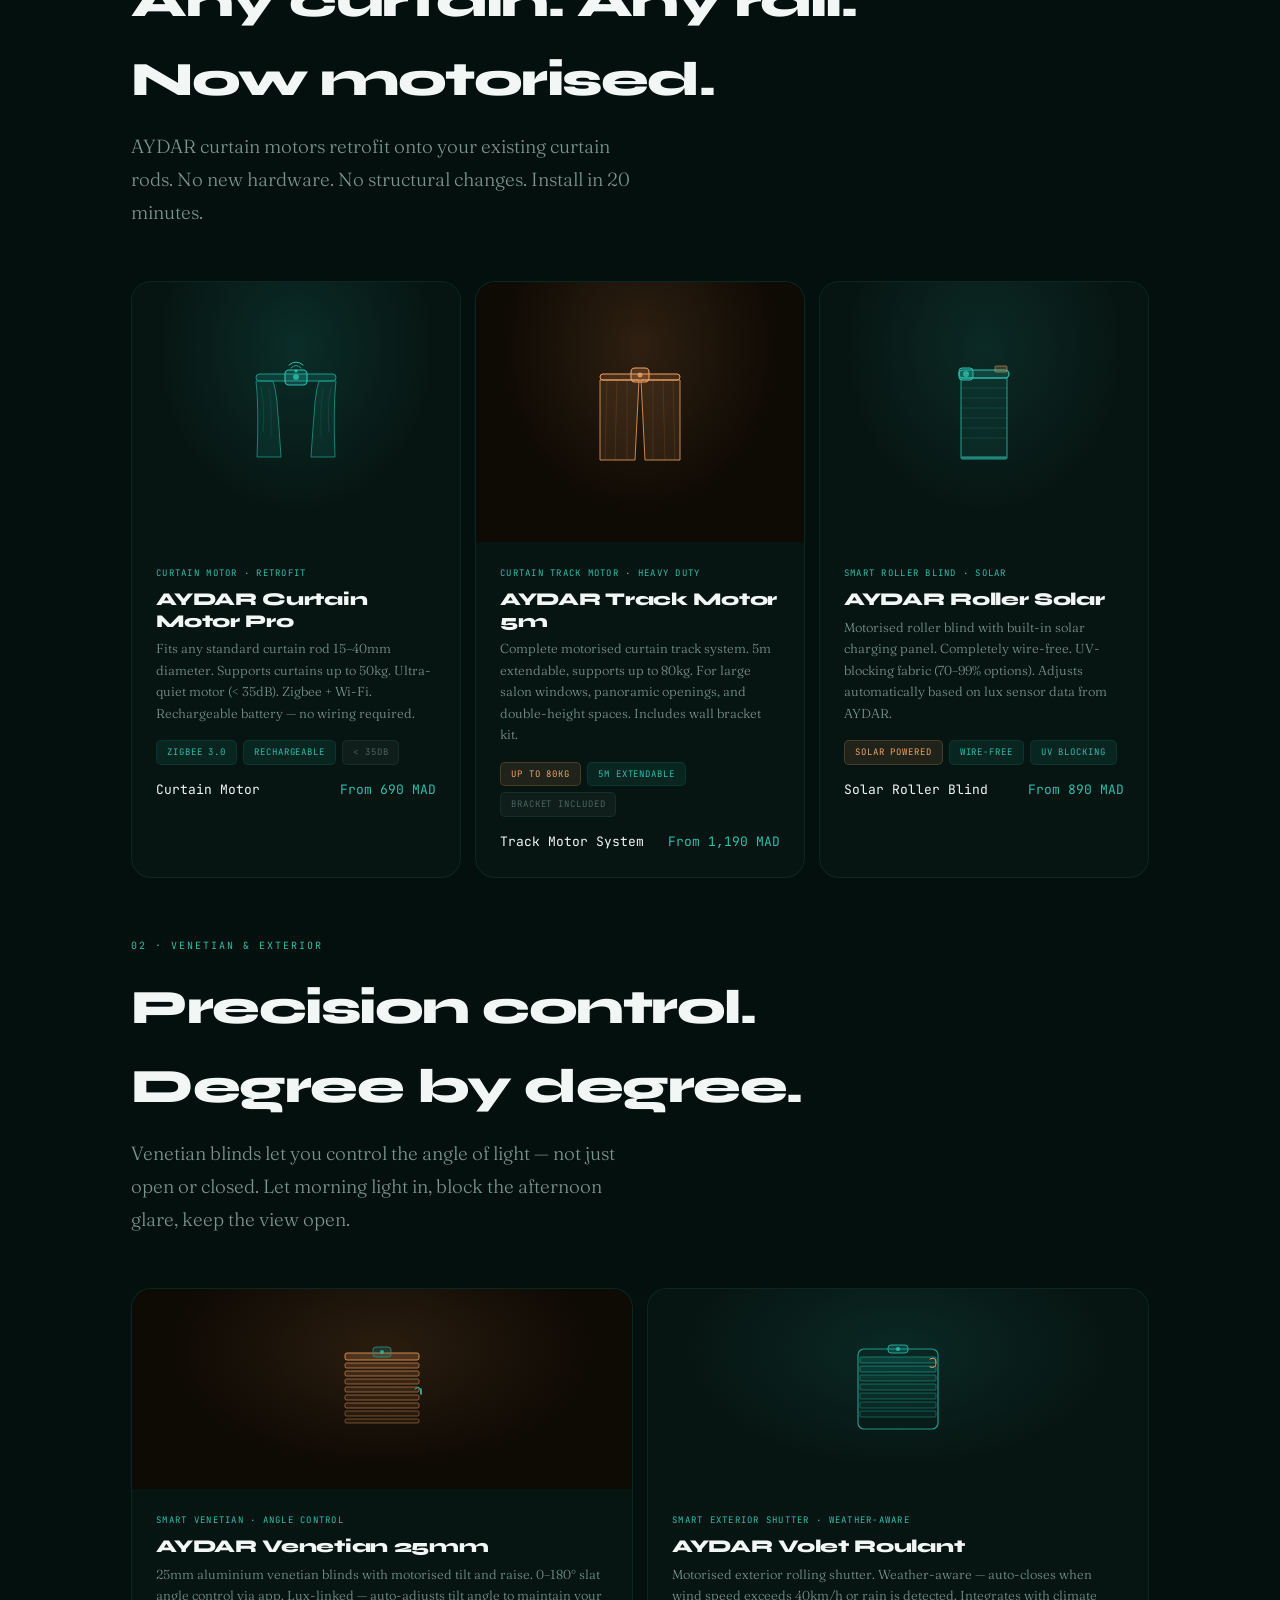
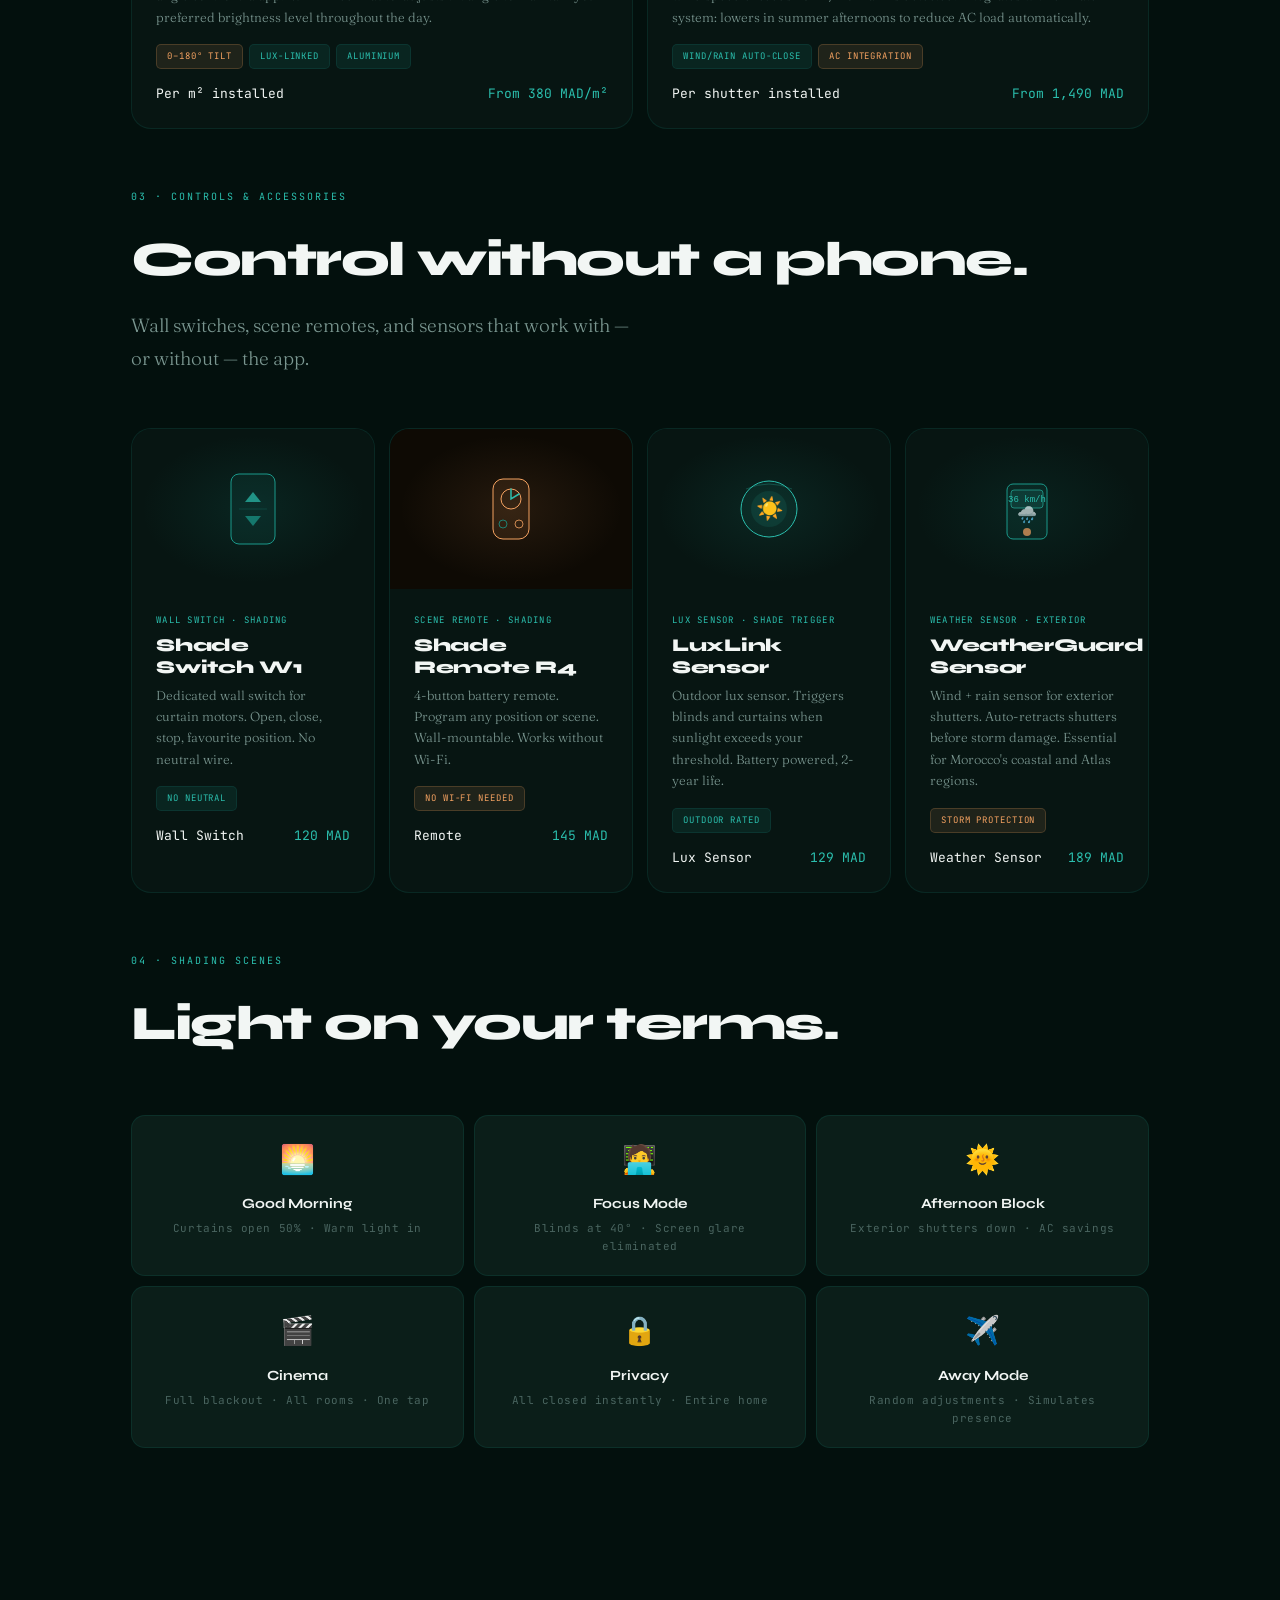
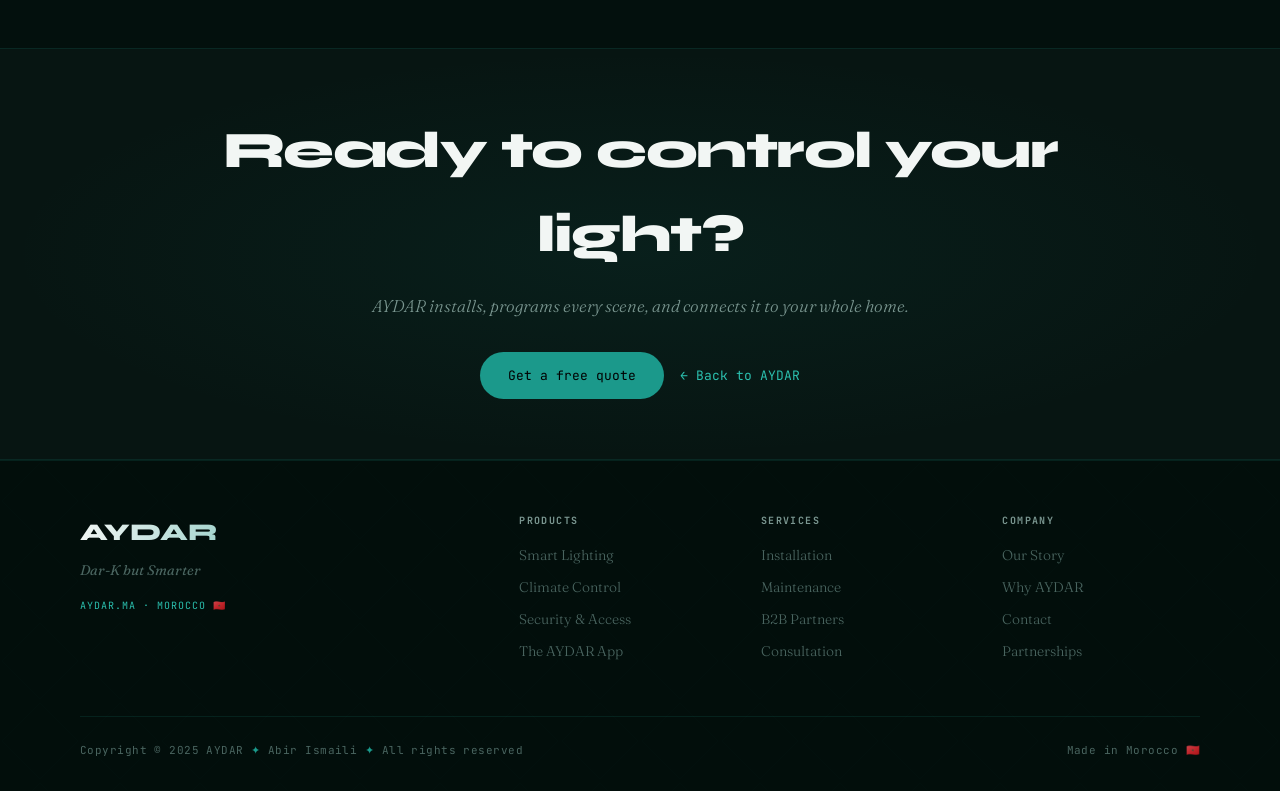
<file: curtains.html>
<!DOCTYPE html>
<html lang="en">
<head>
<meta charset="UTF-8">
<meta name="viewport" content="width=device-width, initial-scale=1.0">
<title>Smart Curtains & Shading — AYDAR</title>
<link href="https://fonts.googleapis.com/css2?family=Syne:wght@400;700;800&family=Fraunces:ital,opsz,wght@0,9..144,300;0,9..144,400;1,9..144,300;1,9..144,400&family=JetBrains+Mono:wght@300;400&display=swap" rel="stylesheet">
<link rel="stylesheet" href="shared.css">
<style>

.cat-hero{min-height:72vh;display:flex;flex-direction:column;justify-content:flex-end;padding:0 0 80px;position:relative;overflow:hidden;margin-top:var(--nav-h)}
.cat-hero-bg{position:absolute;inset:0;background:radial-gradient(ellipse 80% 60% at 70% 20%,rgba(27,153,139,.15) 0%,transparent 65%),radial-gradient(ellipse 50% 50% at 10% 80%,rgba(43,191,174,.08) 0%,transparent 55%),var(--bg)}
.cat-hero-pat{position:absolute;inset:0;opacity:.05}
.cat-hero .si{position:relative;z-index:2}
.cat-hero-eyebrow{display:flex;align-items:center;gap:12px;margin-bottom:20px}
.back-link{font-family:'JetBrains Mono',monospace;font-size:11px;letter-spacing:.1em;text-transform:uppercase;color:var(--dim);display:flex;align-items:center;gap:6px;transition:color .2s}
.back-link:hover{color:var(--teal-l)}
.cat-hero h1{font-family:'Syne',sans-serif;font-weight:800;font-size:clamp(56px,10vw,124px);letter-spacing:-4px;line-height:.92;margin-bottom:24px;background:linear-gradient(155deg,var(--white) 30%,var(--teal) 100%);-webkit-background-clip:text;-webkit-text-fill-color:transparent;background-clip:text}
.cat-hero-sub{font-size:clamp(16px,2vw,21px);font-weight:300;font-style:italic;color:var(--muted);max-width:600px;margin-bottom:36px;line-height:1.7}
.cat-hero-acts{display:flex;gap:16px;align-items:center;flex-wrap:wrap}

/* Curtain animation in hero */
.curtain-left,.curtain-right{position:absolute;top:0;height:100%;width:160px;pointer-events:none;z-index:1}
.curtain-left{left:0;background:linear-gradient(90deg,rgba(27,153,139,.06) 0%,transparent 100%)}
.curtain-right{right:0;background:linear-gradient(270deg,rgba(27,153,139,.06) 0%,transparent 100%)}

.bg-glow1{position:absolute;width:400px;height:400px;background:radial-gradient(circle,rgba(27,153,139,.1),transparent 70%);top:-10%;right:15%;animation:gp 6s ease-in-out infinite;pointer-events:none;border-radius:50%;filter:blur(70px)}
.bg-glow2{position:absolute;width:200px;height:200px;background:radial-gradient(circle,rgba(43,191,174,.07),transparent 70%);top:50%;right:40%;animation:gp 9s ease-in-out infinite 1.2s;pointer-events:none;border-radius:50%;filter:blur(60px)}
@keyframes gp{0%,100%{opacity:.6;transform:scale(1)}50%{opacity:1;transform:scale(1.1)}}

.catalog-section{padding:80px 0 120px;background:var(--bg)}
.cat-section-head{margin-bottom:52px}
.cat-section-head h2{font-family:'Syne',sans-serif;font-weight:800;font-size:clamp(28px,4vw,48px);letter-spacing:-1.5px;margin-bottom:10px}
.cat-grid{display:grid;grid-template-columns:repeat(3,1fr);gap:14px;margin-bottom:60px}
.cat-grid-2{grid-template-columns:repeat(2,1fr)}
.cat-grid-4{grid-template-columns:repeat(4,1fr)}

.prod-tile{background:var(--card);border:1px solid var(--border);border-radius:20px;overflow:hidden;position:relative;transition:border-color .3s,transform .4s;cursor:pointer}
.prod-tile:hover{border-color:var(--border-h);transform:translateY(-5px)}
.prod-tile::after{content:'';position:absolute;inset:0;background:radial-gradient(ellipse at 50% 0%,rgba(27,153,139,.07) 0%,transparent 55%);opacity:0;transition:opacity .4s;pointer-events:none}
.prod-tile:hover::after{opacity:1}
.tile-img{height:200px;display:flex;align-items:center;justify-content:center;position:relative;overflow:hidden}
.tile-img-tall{height:260px}
.tile-body{padding:24px}
.tile-tag{font-family:'JetBrains Mono',monospace;font-size:9px;letter-spacing:.14em;text-transform:uppercase;color:var(--teal-l);margin-bottom:8px;display:block}
.tile-name{font-family:'Syne',sans-serif;font-size:18px;font-weight:800;letter-spacing:-.3px;margin-bottom:6px;line-height:1.2}
.tile-desc{font-size:13px;color:var(--muted);line-height:1.65;font-weight:300;margin-bottom:16px}
.tile-price{font-family:'JetBrains Mono',monospace;font-size:13px;color:var(--white);display:flex;align-items:center;justify-content:space-between}
.price-val{color:var(--teal-l)}
.tile-badges{display:flex;flex-wrap:wrap;gap:6px;margin-bottom:14px}

/* Light control visualizer */
.light-demo{background:linear-gradient(180deg,rgba(244,162,97,.06) 0%,rgba(27,153,139,.04) 100%);border-top:.5px solid var(--border);border-bottom:.5px solid var(--border);padding:72px 0}
.light-demo-grid{display:grid;grid-template-columns:1fr 1fr;gap:52px;align-items:center}
.light-stages{display:flex;gap:10px}
.light-stage{flex:1;height:120px;border-radius:12px;border:1px solid var(--border);display:flex;align-items:flex-end;justify-content:center;padding-bottom:12px;font-family:'JetBrains Mono',monospace;font-size:10px;letter-spacing:.08em;color:var(--dim);position:relative;overflow:hidden;cursor:pointer;transition:border-color .3s}
.light-stage:hover{border-color:var(--border-h)}
.light-stage span{position:relative;z-index:1}

.scenes{display:grid;grid-template-columns:repeat(3,1fr);gap:10px;margin-top:24px}
.scene-card{background:var(--card2);border:1px solid var(--border);border-radius:14px;padding:20px;text-align:center;transition:border-color .3s,background .3s;cursor:pointer}
.scene-card:hover{border-color:var(--border-h);background:#0d2820}
.scene-icon{font-size:28px;margin-bottom:10px}
.scene-name{font-family:'Syne',sans-serif;font-size:14px;font-weight:700;margin-bottom:4px}
.scene-desc{font-size:11px;color:var(--dim);font-family:'JetBrains Mono',monospace;letter-spacing:.05em}

.spec-block{background:var(--card);border:1px solid var(--border);border-radius:var(--r);padding:32px;position:relative;overflow:hidden}
.spec-block::before{content:'';position:absolute;top:0;left:0;right:0;height:2px;background:linear-gradient(90deg,var(--teal),var(--teal-l))}
.spec-block h3{font-family:'Syne',sans-serif;font-size:20px;font-weight:800;letter-spacing:-.3px;margin-bottom:18px}

.feat-list{list-style:none;margin-top:8px}
.feat-list li{display:flex;align-items:flex-start;gap:12px;padding:10px 0;border-bottom:.5px solid var(--border);font-size:14px;color:var(--muted);font-weight:300;line-height:1.6}
.feat-list li:last-child{border-bottom:none}
.feat-list li::before{content:'✦';color:var(--teal);font-size:10px;margin-top:3px;flex-shrink:0}

.cta-band{background:var(--card);border-top:.5px solid var(--border);border-bottom:.5px solid var(--border);padding:60px 0;text-align:center;position:relative;overflow:hidden;margin-top:80px}
.cta-band::before{content:'';position:absolute;inset:0;background:radial-gradient(ellipse at 50% 50%,rgba(27,153,139,.08) 0%,transparent 70%)}
.cta-band h2{font-family:'Syne',sans-serif;font-size:clamp(28px,4vw,52px);font-weight:800;letter-spacing:-1.5px;margin-bottom:14px;position:relative;z-index:1}
.cta-band p{font-size:17px;color:var(--muted);font-weight:300;font-style:italic;margin-bottom:32px;position:relative;z-index:1}
.cta-acts{display:flex;gap:16px;justify-content:center;position:relative;z-index:1}

@media(max-width:900px){.cat-grid,.cat-grid-4{grid-template-columns:repeat(2,1fr)}.light-demo-grid{grid-template-columns:1fr}.light-stages{flex-wrap:wrap}.scenes{grid-template-columns:repeat(2,1fr)}}
@media(max-width:600px){.cat-grid,.cat-grid-4,.cat-grid-2{grid-template-columns:1fr}.scenes{grid-template-columns:1fr}}
</style>
</head>
<body>

<nav id="nav"></nav>

<!-- HERO -->
<section class="cat-hero">
  <div class="cat-hero-bg"></div>
  <div class="cat-hero-pat pat-s"></div>
  <div class="curtain-left"></div>
  <div class="curtain-right"></div>
  <div class="bg-glow1"></div>
  <div class="bg-glow2"></div>
  <div class="si">
    <div class="cat-hero-eyebrow">
      <a href="index.html" class="back-link">← Back</a>
      <span style="color:var(--dim)">·</span>
      <span class="ey" style="margin:0">Smart Shading</span>
    </div>
    <h1>Curtains<br>& Shading.</h1>
    <p class="cat-hero-sub">Your curtains open with the sunrise. Close when the sun hits your screen. Adjust when it rains. They respond to your life — not the other way around.</p>
    <div class="cat-hero-acts">
      <a href="index.html#contact" class="btn-p">Get a quote</a>
      <a href="#catalog" class="btn-g">Browse catalog →</a>
    </div>
  </div>
</section>

<!-- TICKER -->
<div class="ticker"><div class="tt">
  <span class="ti"><span>✦</span> Motorised Curtains</span>
  <span class="ti"><span>✦</span> Smart Roller Blinds</span>
  <span class="ti"><span>✦</span> Venetian Blinds</span>
  <span class="ti"><span>✦</span> Sunrise Automation</span>
  <span class="ti"><span>✦</span> Zigbee 3.0</span>
  <span class="ti"><span>✦</span> Solar & Battery</span>
  <span class="ti"><span>✦</span> Voice Control</span>
  <span class="ti"><span>✦</span> Retrofit Any Rail</span>
  <span class="ti"><span>✦</span> Motorised Curtains</span>
  <span class="ti"><span>✦</span> Smart Roller Blinds</span>
  <span class="ti"><span>✦</span> Venetian Blinds</span>
  <span class="ti"><span>✦</span> Sunrise Automation</span>
  <span class="ti"><span>✦</span> Zigbee 3.0</span>
  <span class="ti"><span>✦</span> Solar & Battery</span>
  <span class="ti"><span>✦</span> Voice Control</span>
  <span class="ti"><span>✦</span> Retrofit Any Rail</span>
</div></div>

<!-- LIGHT CONTROL DEMO BAND -->
<div class="light-demo">
  <div class="si">
    <div class="light-demo-grid">
      <div class="reveal">
        <span class="ey">The light is now a setting</span>
        <h2 class="sh" style="margin-bottom:18px;font-size:clamp(26px,3.5vw,46px)">Control what<br>enters your home.</h2>
        <p class="sb" style="margin-bottom:28px">Moroccan summers hit 38°C. Smart shading isn't a luxury — it cuts your AC load by up to 30% by blocking heat before it enters the room.</p>
        <ul class="feat-list">
          <li>Sunrise schedule — curtains open gently at your set time, no alarm jolt</li>
          <li>Lux-linked — closes automatically when sunlight exceeds your comfort threshold</li>
          <li>Privacy mode — one tap closes all shading across every room simultaneously</li>
          <li>Away simulation — randomly adjusts shading while you're travelling to deter intrusion</li>
        </ul>
      </div>
      <div class="reveal d2">
        <div style="margin-bottom:14px;font-family:'JetBrains Mono',monospace;font-size:10px;letter-spacing:.1em;text-transform:uppercase;color:var(--dim)">Light level presets</div>
        <div class="light-stages">
          <div class="light-stage" style="background:linear-gradient(180deg,rgba(244,162,97,.02) 0%,rgba(244,162,97,.35) 100%)"><span>Blackout<br>0%</span></div>
          <div class="light-stage" style="background:linear-gradient(180deg,rgba(244,162,97,.05) 0%,rgba(244,162,97,.55) 100%)"><span>Night<br>25%</span></div>
          <div class="light-stage" style="background:linear-gradient(180deg,rgba(244,162,97,.08) 0%,rgba(244,162,97,.72) 100%)"><span>Work<br>50%</span></div>
          <div class="light-stage" style="background:linear-gradient(180deg,rgba(244,162,97,.14) 0%,rgba(244,162,97,.88) 100%)"><span>Morning<br>75%</span></div>
          <div class="light-stage" style="background:linear-gradient(180deg,rgba(244,162,97,.2) 0%,rgba(244,162,97,1) 100%)"><span>Open<br>100%</span></div>
        </div>
        <div style="margin-top:20px;padding:18px;background:var(--card);border:1px solid var(--border);border-radius:12px">
          <div style="font-family:'JetBrains Mono',monospace;font-size:10px;letter-spacing:.1em;text-transform:uppercase;color:var(--teal-l);margin-bottom:8px">Energy saving</div>
          <div style="font-family:'Syne',sans-serif;font-size:28px;font-weight:800;color:var(--white);letter-spacing:-1px">Up to 30%</div>
          <div style="font-size:13px;color:var(--muted);margin-top:4px">reduction in AC load — smart shading pre-empts heat entry before it warms your room.</div>
        </div>
      </div>
    </div>
  </div>
</div>

<!-- CATALOG -->
<section class="catalog-section" id="catalog">
  <div class="si">

    <!-- Curtain motors -->
    <div class="cat-section-head reveal">
      <span class="ey">01 · Curtain Motors</span>
      <h2>Any curtain. Any rail.<br>Now motorised.</h2>
      <p class="sb" style="max-width:520px">AYDAR curtain motors retrofit onto your existing curtain rods. No new hardware. No structural changes. Install in 20 minutes.</p>
    </div>
    <div class="cat-grid reveal d1">

      <div class="prod-tile">
        <div class="tile-img tile-img-tall" style="background:radial-gradient(ellipse at 50% 25%,rgba(27,153,139,.18) 0%,transparent 60%),#071512">
          <svg width="90" height="120" viewBox="0 0 90 120" fill="none">
            <!-- Curtain rod -->
            <rect x="5" y="22" width="80" height="7" rx="3.5" fill="rgba(27,153,139,0.2)" stroke="#1B998B" stroke-width="1"/>
            <!-- Motor unit on rod -->
            <rect x="34" y="18" width="22" height="15" rx="4" fill="rgba(43,191,174,0.2)" stroke="#2BBFAE" stroke-width="1.2"/>
            <circle cx="45" cy="25" r="3" fill="#2BBFAE" opacity="0.8"/>
            <!-- Left curtain panel -->
            <path d="M5 29 Q8 55 6 105 L30 105 Q28 75 26 50 Q25 38 22 29 Z" fill="rgba(27,153,139,0.12)" stroke="#1B998B" stroke-width="0.8"/>
            <!-- Right curtain panel -->
            <path d="M85 29 Q82 55 84 105 L60 105 Q62 75 64 50 Q65 38 68 29 Z" fill="rgba(27,153,139,0.12)" stroke="#1B998B" stroke-width="0.8"/>
            <!-- Curtain folds -->
            <path d="M10 35 Q14 55 12 80" stroke="#1B998B" stroke-width="0.5" fill="none" opacity="0.4"/>
            <path d="M18 35 Q22 60 20 85" stroke="#1B998B" stroke-width="0.5" fill="none" opacity="0.3"/>
            <path d="M80 35 Q76 55 78 80" stroke="#1B998B" stroke-width="0.5" fill="none" opacity="0.4"/>
            <path d="M72 35 Q68 60 70 85" stroke="#1B998B" stroke-width="0.5" fill="none" opacity="0.3"/>
            <!-- WiFi -->
            <path d="M38 13 Q45 7 52 13" stroke="#2BBFAE" stroke-width="1" fill="none" stroke-linecap="round"/>
            <path d="M40 16 Q45 11 50 16" stroke="#2BBFAE" stroke-width="0.8" fill="none" stroke-linecap="round"/>
            <circle cx="45" cy="19" r="1.5" fill="#2BBFAE"/>
          </svg>
        </div>
        <div class="tile-body">
          <span class="tile-tag">Curtain Motor · Retrofit</span>
          <div class="tile-name">AYDAR Curtain Motor Pro</div>
          <div class="tile-desc">Fits any standard curtain rod 15–40mm diameter. Supports curtains up to 50kg. Ultra-quiet motor (< 35dB). Zigbee + Wi-Fi. Rechargeable battery — no wiring required.</div>
          <div class="tile-badges"><span class="badge badge-teal">Zigbee 3.0</span><span class="badge badge-teal">Rechargeable</span><span class="badge badge-dim">< 35dB</span></div>
          <div class="tile-price"><span>Curtain Motor</span><span class="price-val">From 690 MAD</span></div>
        </div>
      </div>

      <div class="prod-tile">
        <div class="tile-img tile-img-tall" style="background:radial-gradient(ellipse at 50% 25%,rgba(244,162,97,.14) 0%,transparent 60%),#0e0a04">
          <svg width="90" height="120" viewBox="0 0 90 120" fill="none">
            <!-- Track rail -->
            <rect x="5" y="22" width="80" height="6" rx="3" fill="rgba(244,162,97,0.15)" stroke="#F4A261" stroke-width="1"/>
            <!-- Motor unit -->
            <rect x="36" y="16" width="18" height="14" rx="4" fill="rgba(244,162,97,0.2)" stroke="#F4A261" stroke-width="1.1"/>
            <circle cx="45" cy="23" r="2.5" fill="#F4A261" opacity="0.8"/>
            <!-- Two-panel curtains meeting in center -->
            <path d="M5 28 L5 108 L40 108 L44 28 Z" fill="rgba(244,162,97,0.1)" stroke="#F4A261" stroke-width="0.8"/>
            <path d="M85 28 L85 108 L50 108 L46 28 Z" fill="rgba(244,162,97,0.1)" stroke="#F4A261" stroke-width="0.8"/>
            <!-- Pleat lines left -->
            <line x1="12" y1="28" x2="10" y2="108" stroke="#F4A261" stroke-width="0.4" opacity="0.3"/>
            <line x1="22" y1="28" x2="20" y2="108" stroke="#F4A261" stroke-width="0.4" opacity="0.3"/>
            <line x1="32" y1="28" x2="32" y2="108" stroke="#F4A261" stroke-width="0.4" opacity="0.3"/>
            <!-- Pleat lines right -->
            <line x1="78" y1="28" x2="80" y2="108" stroke="#F4A261" stroke-width="0.4" opacity="0.3"/>
            <line x1="68" y1="28" x2="70" y2="108" stroke="#F4A261" stroke-width="0.4" opacity="0.3"/>
            <line x1="58" y1="28" x2="58" y2="108" stroke="#F4A261" stroke-width="0.4" opacity="0.3"/>
          </svg>
        </div>
        <div class="tile-body">
          <span class="tile-tag">Curtain Track Motor · Heavy duty</span>
          <div class="tile-name">AYDAR Track Motor 5m</div>
          <div class="tile-desc">Complete motorised curtain track system. 5m extendable, supports up to 80kg. For large salon windows, panoramic openings, and double-height spaces. Includes wall bracket kit.</div>
          <div class="tile-badges"><span class="badge badge-gold">Up to 80kg</span><span class="badge badge-teal">5m extendable</span><span class="badge badge-dim">Bracket included</span></div>
          <div class="tile-price"><span>Track Motor System</span><span class="price-val">From 1,190 MAD</span></div>
        </div>
      </div>

      <div class="prod-tile">
        <div class="tile-img tile-img-tall" style="background:radial-gradient(ellipse at 50% 25%,rgba(43,191,174,.12) 0%,transparent 60%),#071512">
          <svg width="70" height="120" viewBox="0 0 70 120" fill="none">
            <!-- Roller blind tube -->
            <rect x="10" y="18" width="50" height="8" rx="4" fill="rgba(43,191,174,0.2)" stroke="#2BBFAE" stroke-width="1.2"/>
            <!-- Motor end cap -->
            <rect x="10" y="16" width="14" height="12" rx="3" fill="rgba(43,191,174,0.25)" stroke="#2BBFAE" stroke-width="1"/>
            <circle cx="17" cy="22" r="3" fill="#2BBFAE" opacity="0.8"/>
            <!-- Blind fabric -->
            <rect x="12" y="26" width="46" height="80" rx="0" fill="rgba(43,191,174,0.08)" stroke="#2BBFAE" stroke-width="0.8"/>
            <!-- Horizontal slat lines -->
            <line x1="12" y1="36" x2="58" y2="36" stroke="#2BBFAE" stroke-width="0.4" opacity="0.4"/>
            <line x1="12" y1="46" x2="58" y2="46" stroke="#2BBFAE" stroke-width="0.4" opacity="0.4"/>
            <line x1="12" y1="56" x2="58" y2="56" stroke="#2BBFAE" stroke-width="0.4" opacity="0.4"/>
            <line x1="12" y1="66" x2="58" y2="66" stroke="#2BBFAE" stroke-width="0.4" opacity="0.4"/>
            <line x1="12" y1="76" x2="58" y2="76" stroke="#2BBFAE" stroke-width="0.4" opacity="0.4"/>
            <line x1="12" y1="86" x2="58" y2="86" stroke="#2BBFAE" stroke-width="0.4" opacity="0.4"/>
            <!-- Bottom bar -->
            <rect x="12" y="104" width="46" height="4" rx="2" fill="#2BBFAE" opacity="0.4"/>
            <!-- Solar panel hint -->
            <rect x="46" y="14" width="12" height="6" rx="1" fill="rgba(244,162,97,0.2)" stroke="#F4A261" stroke-width="0.5"/>
          </svg>
        </div>
        <div class="tile-body">
          <span class="tile-tag">Smart Roller Blind · Solar</span>
          <div class="tile-name">AYDAR Roller Solar</div>
          <div class="tile-desc">Motorised roller blind with built-in solar charging panel. Completely wire-free. UV-blocking fabric (70–99% options). Adjusts automatically based on lux sensor data from AYDAR.</div>
          <div class="tile-badges"><span class="badge badge-gold">Solar powered</span><span class="badge badge-teal">Wire-free</span><span class="badge badge-teal">UV blocking</span></div>
          <div class="tile-price"><span>Solar Roller Blind</span><span class="price-val">From 890 MAD</span></div>
        </div>
      </div>

    </div>

    <!-- Venetian & Exterior -->
    <div class="cat-section-head reveal" style="margin-top:32px">
      <span class="ey">02 · Venetian & Exterior</span>
      <h2>Precision control.<br>Degree by degree.</h2>
      <p class="sb" style="max-width:500px">Venetian blinds let you control the angle of light — not just open or closed. Let morning light in, block the afternoon glare, keep the view open.</p>
    </div>
    <div class="cat-grid cat-grid-2 reveal d1">

      <div class="prod-tile">
        <div class="tile-img" style="background:radial-gradient(ellipse at 50% 30%,rgba(244,162,97,.12) 0%,transparent 60%),#0e0a04">
          <svg width="90" height="100" viewBox="0 0 90 100" fill="none">
            <!-- Venetian blind slats -->
            <rect x="8" y="14" width="74" height="7" rx="2" fill="rgba(244,162,97,0.2)" stroke="#F4A261" stroke-width="0.8"/>
            <rect x="8" y="24" width="74" height="5" rx="1.5" fill="rgba(244,162,97,0.15)" stroke="#F4A261" stroke-width="0.6"/>
            <rect x="8" y="32" width="74" height="5" rx="1.5" fill="rgba(244,162,97,0.12)" stroke="#F4A261" stroke-width="0.6"/>
            <rect x="8" y="40" width="74" height="5" rx="1.5" fill="rgba(244,162,97,0.1)" stroke="#F4A261" stroke-width="0.5"/>
            <rect x="8" y="48" width="74" height="5" rx="1.5" fill="rgba(244,162,97,0.1)" stroke="#F4A261" stroke-width="0.5"/>
            <rect x="8" y="56" width="74" height="5" rx="1.5" fill="rgba(244,162,97,0.08)" stroke="#F4A261" stroke-width="0.5"/>
            <rect x="8" y="64" width="74" height="5" rx="1.5" fill="rgba(244,162,97,0.08)" stroke="#F4A261" stroke-width="0.5"/>
            <rect x="8" y="72" width="74" height="5" rx="1.5" fill="rgba(244,162,97,0.06)" stroke="#F4A261" stroke-width="0.4"/>
            <rect x="8" y="80" width="74" height="4" rx="1.5" fill="rgba(244,162,97,0.06)" stroke="#F4A261" stroke-width="0.4"/>
            <!-- Motor unit top -->
            <rect x="36" y="8" width="18" height="10" rx="3" fill="rgba(27,153,139,0.2)" stroke="#1B998B" stroke-width="0.8"/>
            <circle cx="45" cy="13" r="2" fill="#2BBFAE" opacity="0.8"/>
            <!-- Tilt indicator -->
            <path d="M78 50 Q84 45 84 55" stroke="#2BBFAE" stroke-width="1" fill="none" stroke-linecap="round"/>
            <line x1="84" y1="50" x2="84" y2="55" stroke="#2BBFAE" stroke-width="1.5" stroke-linecap="round"/>
          </svg>
        </div>
        <div class="tile-body">
          <span class="tile-tag">Smart Venetian · Angle control</span>
          <div class="tile-name">AYDAR Venetian 25mm</div>
          <div class="tile-desc">25mm aluminium venetian blinds with motorised tilt and raise. 0–180° slat angle control via app. Lux-linked — auto-adjusts tilt angle to maintain your preferred brightness level throughout the day.</div>
          <div class="tile-badges"><span class="badge badge-gold">0–180° tilt</span><span class="badge badge-teal">Lux-linked</span><span class="badge badge-teal">Aluminium</span></div>
          <div class="tile-price"><span>Per m² installed</span><span class="price-val">From 380 MAD/m²</span></div>
        </div>
      </div>

      <div class="prod-tile">
        <div class="tile-img" style="background:radial-gradient(ellipse at 50% 30%,rgba(27,153,139,.15) 0%,transparent 60%),#071512">
          <svg width="100" height="100" viewBox="0 0 100 100" fill="none">
            <!-- Exterior shutter frame -->
            <rect x="10" y="10" width="80" height="80" rx="6" fill="none" stroke="#1B998B" stroke-width="1.2"/>
            <!-- Horizontal louvres -->
            <rect x="12" y="18" width="76" height="6" rx="1" fill="rgba(27,153,139,0.2)" stroke="#1B998B" stroke-width="0.7"/>
            <rect x="12" y="27" width="76" height="6" rx="1" fill="rgba(27,153,139,0.18)" stroke="#1B998B" stroke-width="0.7"/>
            <rect x="12" y="36" width="76" height="6" rx="1" fill="rgba(27,153,139,0.15)" stroke="#1B998B" stroke-width="0.6"/>
            <rect x="12" y="45" width="76" height="6" rx="1" fill="rgba(27,153,139,0.12)" stroke="#1B998B" stroke-width="0.6"/>
            <rect x="12" y="54" width="76" height="6" rx="1" fill="rgba(27,153,139,0.1)" stroke="#1B998B" stroke-width="0.5"/>
            <rect x="12" y="63" width="76" height="6" rx="1" fill="rgba(27,153,139,0.08)" stroke="#1B998B" stroke-width="0.5"/>
            <rect x="12" y="72" width="76" height="6" rx="1" fill="rgba(27,153,139,0.06)" stroke="#1B998B" stroke-width="0.5"/>
            <!-- Motor & control -->
            <rect x="40" y="6" width="20" height="8" rx="3" fill="rgba(43,191,174,0.2)" stroke="#2BBFAE" stroke-width="0.8"/>
            <circle cx="50" cy="10" r="2" fill="#2BBFAE" opacity="0.9"/>
            <!-- Wind sensor icon -->
            <path d="M82 20 Q88 17 88 24 Q88 30 82 28" stroke="#F4A261" stroke-width="1" fill="none" stroke-linecap="round"/>
          </svg>
        </div>
        <div class="tile-body">
          <span class="tile-tag">Smart Exterior Shutter · Weather-aware</span>
          <div class="tile-name">AYDAR Volet Roulant</div>
          <div class="tile-desc">Motorised exterior rolling shutter. Weather-aware — auto-closes when wind speed exceeds 40km/h or rain is detected. Integrates with climate system: lowers in summer afternoons to reduce AC load automatically.</div>
          <div class="tile-badges"><span class="badge badge-teal">Wind/rain auto-close</span><span class="badge badge-gold">AC integration</span></div>
          <div class="tile-price"><span>Per shutter installed</span><span class="price-val">From 1,490 MAD</span></div>
        </div>
      </div>

    </div>

    <!-- Accessories -->
    <div class="cat-section-head reveal" style="margin-top:32px">
      <span class="ey">03 · Controls & Accessories</span>
      <h2>Control without a phone.</h2>
      <p class="sb" style="max-width:500px">Wall switches, scene remotes, and sensors that work with — or without — the app.</p>
    </div>
    <div class="cat-grid cat-grid-4 reveal d1">

      <div class="prod-tile">
        <div class="tile-img" style="height:160px;background:radial-gradient(ellipse at 50% 50%,rgba(27,153,139,.12) 0%,transparent 65%),#071512">
          <svg width="60" height="90" viewBox="0 0 60 90" fill="none">
            <rect x="8" y="10" width="44" height="70" rx="8" fill="rgba(27,153,139,0.08)" stroke="#1B998B" stroke-width="1"/>
            <!-- Up/Down arrows -->
            <path d="M30 28 L22 38 L38 38 Z" fill="#2BBFAE" opacity="0.7"/>
            <path d="M30 62 L22 52 L38 52 Z" fill="#1B998B" opacity="0.7"/>
            <line x1="16" y1="45" x2="44" y2="45" stroke="#1B998B" stroke-width="0.5" opacity="0.4"/>
          </svg>
        </div>
        <div class="tile-body">
          <span class="tile-tag">Wall Switch · Shading</span>
          <div class="tile-name">Shade Switch W1</div>
          <div class="tile-desc">Dedicated wall switch for curtain motors. Open, close, stop, favourite position. No neutral wire.</div>
          <div class="tile-badges"><span class="badge badge-teal">No neutral</span></div>
          <div class="tile-price"><span>Wall Switch</span><span class="price-val">120 MAD</span></div>
        </div>
      </div>

      <div class="prod-tile">
        <div class="tile-img" style="height:160px;background:radial-gradient(ellipse at 50% 50%,rgba(244,162,97,.1) 0%,transparent 65%),#0e0a04">
          <svg width="60" height="90" viewBox="0 0 60 90" fill="none">
            <rect x="12" y="15" width="36" height="60" rx="10" fill="rgba(244,162,97,0.08)" stroke="#F4A261" stroke-width="1"/>
            <circle cx="30" cy="35" r="10" fill="none" stroke="#F4A261" stroke-width="1"/>
            <path d="M30 25 L30 35 L38 30" stroke="#2BBFAE" stroke-width="1.5" stroke-linecap="round"/>
            <circle cx="22" cy="60" r="4" fill="none" stroke="#1B998B" stroke-width="0.8"/>
            <circle cx="38" cy="60" r="4" fill="none" stroke="#F4A261" stroke-width="0.8"/>
          </svg>
        </div>
        <div class="tile-body">
          <span class="tile-tag">Scene Remote · Shading</span>
          <div class="tile-name">Shade Remote R4</div>
          <div class="tile-desc">4-button battery remote. Program any position or scene. Wall-mountable. Works without Wi-Fi.</div>
          <div class="tile-badges"><span class="badge badge-gold">No Wi-Fi needed</span></div>
          <div class="tile-price"><span>Remote</span><span class="price-val">145 MAD</span></div>
        </div>
      </div>

      <div class="prod-tile">
        <div class="tile-img" style="height:160px;background:radial-gradient(ellipse at 50% 50%,rgba(43,191,174,.1) 0%,transparent 65%),#071512">
          <svg width="70" height="90" viewBox="0 0 70 90" fill="none">
            <circle cx="35" cy="45" r="28" fill="rgba(43,191,174,0.06)" stroke="#2BBFAE" stroke-width="1"/>
            <circle cx="35" cy="45" r="18" fill="rgba(43,191,174,0.1)"/>
            <text x="35" y="52" font-family="serif" font-size="22" fill="#F4A261" text-anchor="middle">☀️</text>
            <path d="M12 25 Q35 15 58 25" stroke="#2BBFAE" stroke-width="0.7" fill="none" opacity="0.4"/>
          </svg>
        </div>
        <div class="tile-body">
          <span class="tile-tag">Lux Sensor · Shade trigger</span>
          <div class="tile-name">LuxLink Sensor</div>
          <div class="tile-desc">Outdoor lux sensor. Triggers blinds and curtains when sunlight exceeds your threshold. Battery powered, 2-year life.</div>
          <div class="tile-badges"><span class="badge badge-teal">Outdoor rated</span></div>
          <div class="tile-price"><span>Lux Sensor</span><span class="price-val">129 MAD</span></div>
        </div>
      </div>

      <div class="prod-tile">
        <div class="tile-img" style="height:160px;background:radial-gradient(ellipse at 50% 50%,rgba(27,153,139,.1) 0%,transparent 65%),#071512">
          <svg width="60" height="90" viewBox="0 0 60 90" fill="none">
            <rect x="10" y="20" width="40" height="55" rx="6" fill="rgba(27,153,139,0.08)" stroke="#1B998B" stroke-width="1"/>
            <!-- Wind speed display -->
            <rect x="14" y="26" width="32" height="18" rx="3" fill="rgba(43,191,174,0.12)" stroke="#2BBFAE" stroke-width="0.6"/>
            <text x="30" y="38" font-family="monospace" font-size="9" fill="#2BBFAE" text-anchor="middle">36 km/h</text>
            <!-- Rain indicator -->
            <text x="30" y="56" font-family="serif" font-size="16" fill="#1B998B" text-anchor="middle" opacity="0.7">🌧️</text>
            <!-- Alert -->
            <circle cx="30" cy="68" r="4" fill="#F4A261" opacity="0.7"/>
          </svg>
        </div>
        <div class="tile-body">
          <span class="tile-tag">Weather Sensor · Exterior</span>
          <div class="tile-name">WeatherGuard Sensor</div>
          <div class="tile-desc">Wind + rain sensor for exterior shutters. Auto-retracts shutters before storm damage. Essential for Morocco's coastal and Atlas regions.</div>
          <div class="tile-badges"><span class="badge badge-gold">Storm protection</span></div>
          <div class="tile-price"><span>Weather Sensor</span><span class="price-val">189 MAD</span></div>
        </div>
      </div>

    </div>

    <!-- SCENES -->
    <div class="cat-section-head reveal" style="margin-top:48px">
      <span class="ey">04 · Shading Scenes</span>
      <h2>Light on your terms.</h2>
    </div>
    <div class="scenes reveal d1">
      <div class="scene-card"><div class="scene-icon">🌅</div><div class="scene-name">Good Morning</div><div class="scene-desc">Curtains open 50% · Warm light in</div></div>
      <div class="scene-card"><div class="scene-icon">🧑‍💻</div><div class="scene-name">Focus Mode</div><div class="scene-desc">Blinds at 40° · Screen glare eliminated</div></div>
      <div class="scene-card"><div class="scene-icon">🌞</div><div class="scene-name">Afternoon Block</div><div class="scene-desc">Exterior shutters down · AC savings</div></div>
      <div class="scene-card"><div class="scene-icon">🎬</div><div class="scene-name">Cinema</div><div class="scene-desc">Full blackout · All rooms · One tap</div></div>
      <div class="scene-card"><div class="scene-icon">🔒</div><div class="scene-name">Privacy</div><div class="scene-desc">All closed instantly · Entire home</div></div>
      <div class="scene-card"><div class="scene-icon">✈️</div><div class="scene-name">Away Mode</div><div class="scene-desc">Random adjustments · Simulates presence</div></div>
    </div>

  </div>
</section>

<!-- CTA -->
<div class="cta-band">
  <div class="si">
    <h2>Ready to control your light?</h2>
    <p>AYDAR installs, programs every scene, and connects it to your whole home.</p>
    <div class="cta-acts">
      <a href="index.html#contact" class="btn-p">Get a free quote</a>
      <a href="index.html" class="btn-g">← Back to AYDAR</a>
    </div>
  </div>
</div>

<footer id="footer"></footer>
<button class="btt" id="btt">↑</button>

<script src="shared.js"></script>
<script>injectNav('Curtains');injectFooter();initScroll();initReveal();</script>
</body>
</html>
</file>
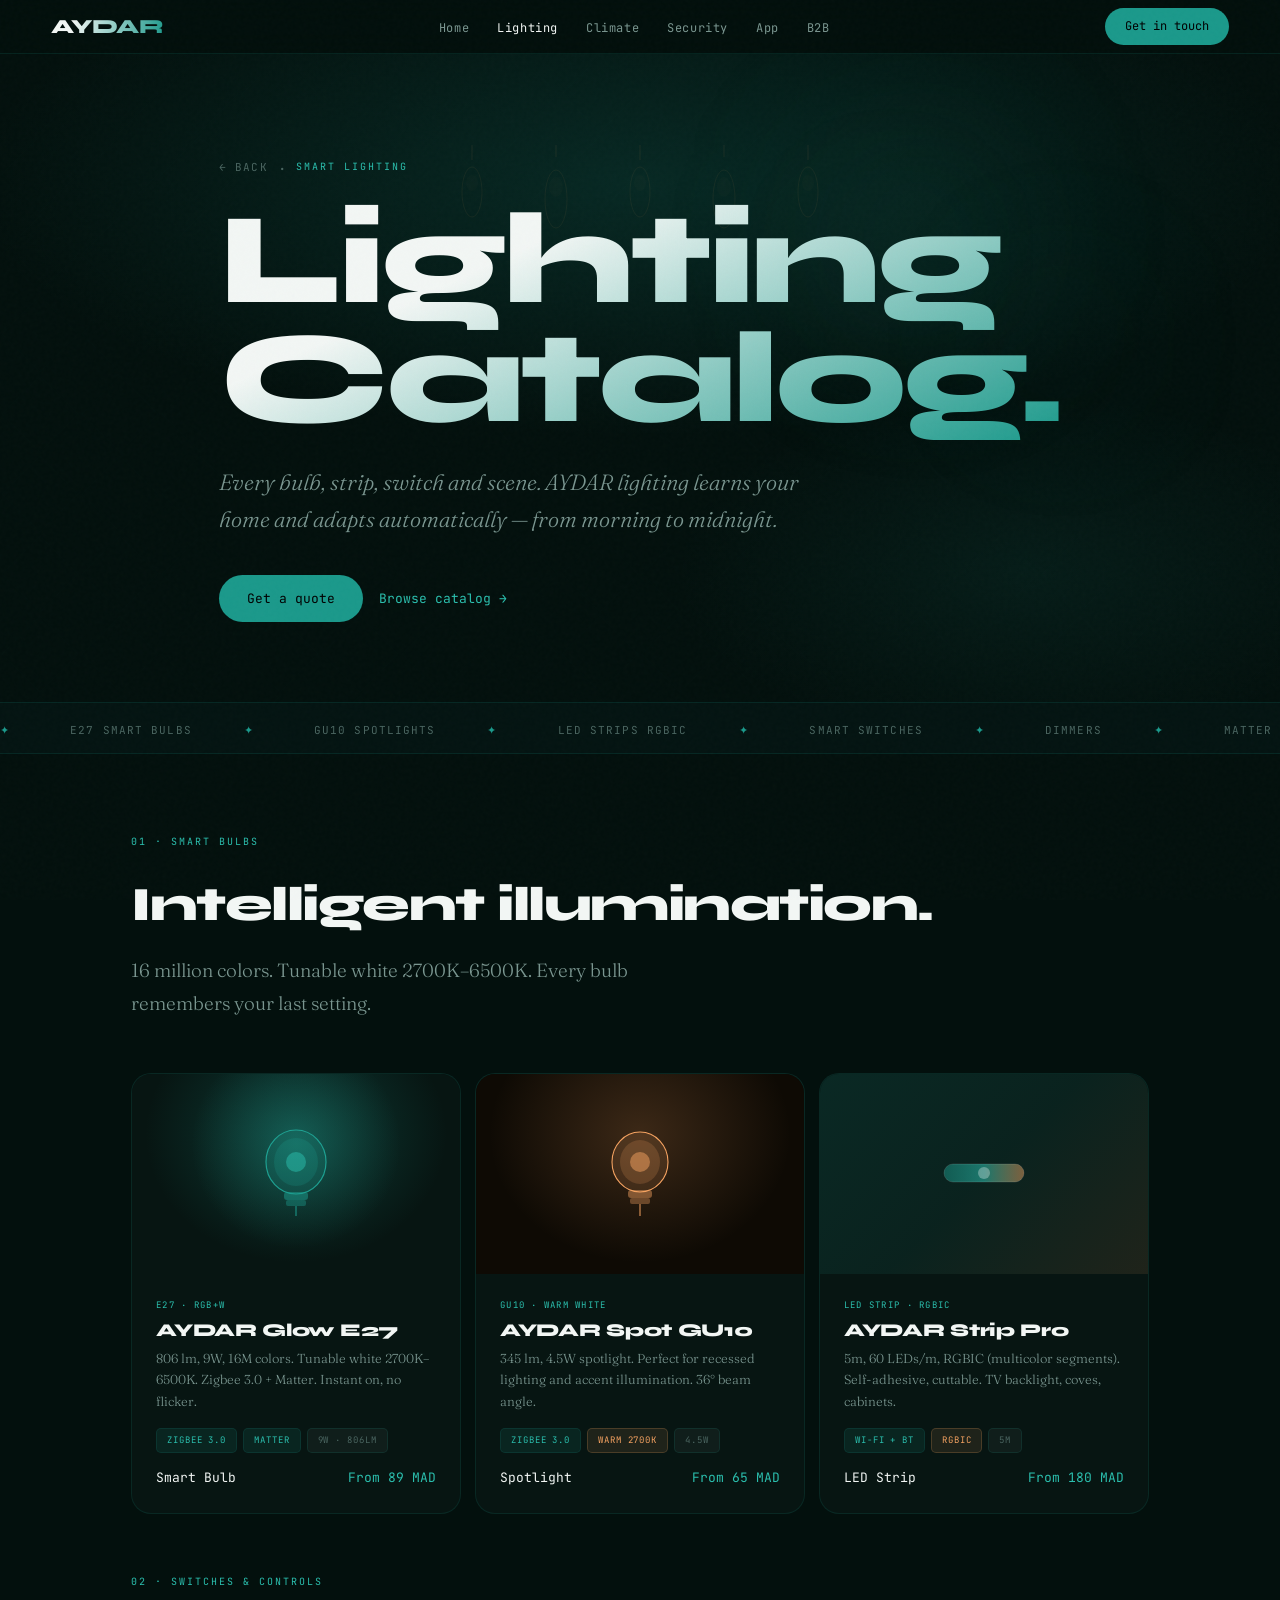
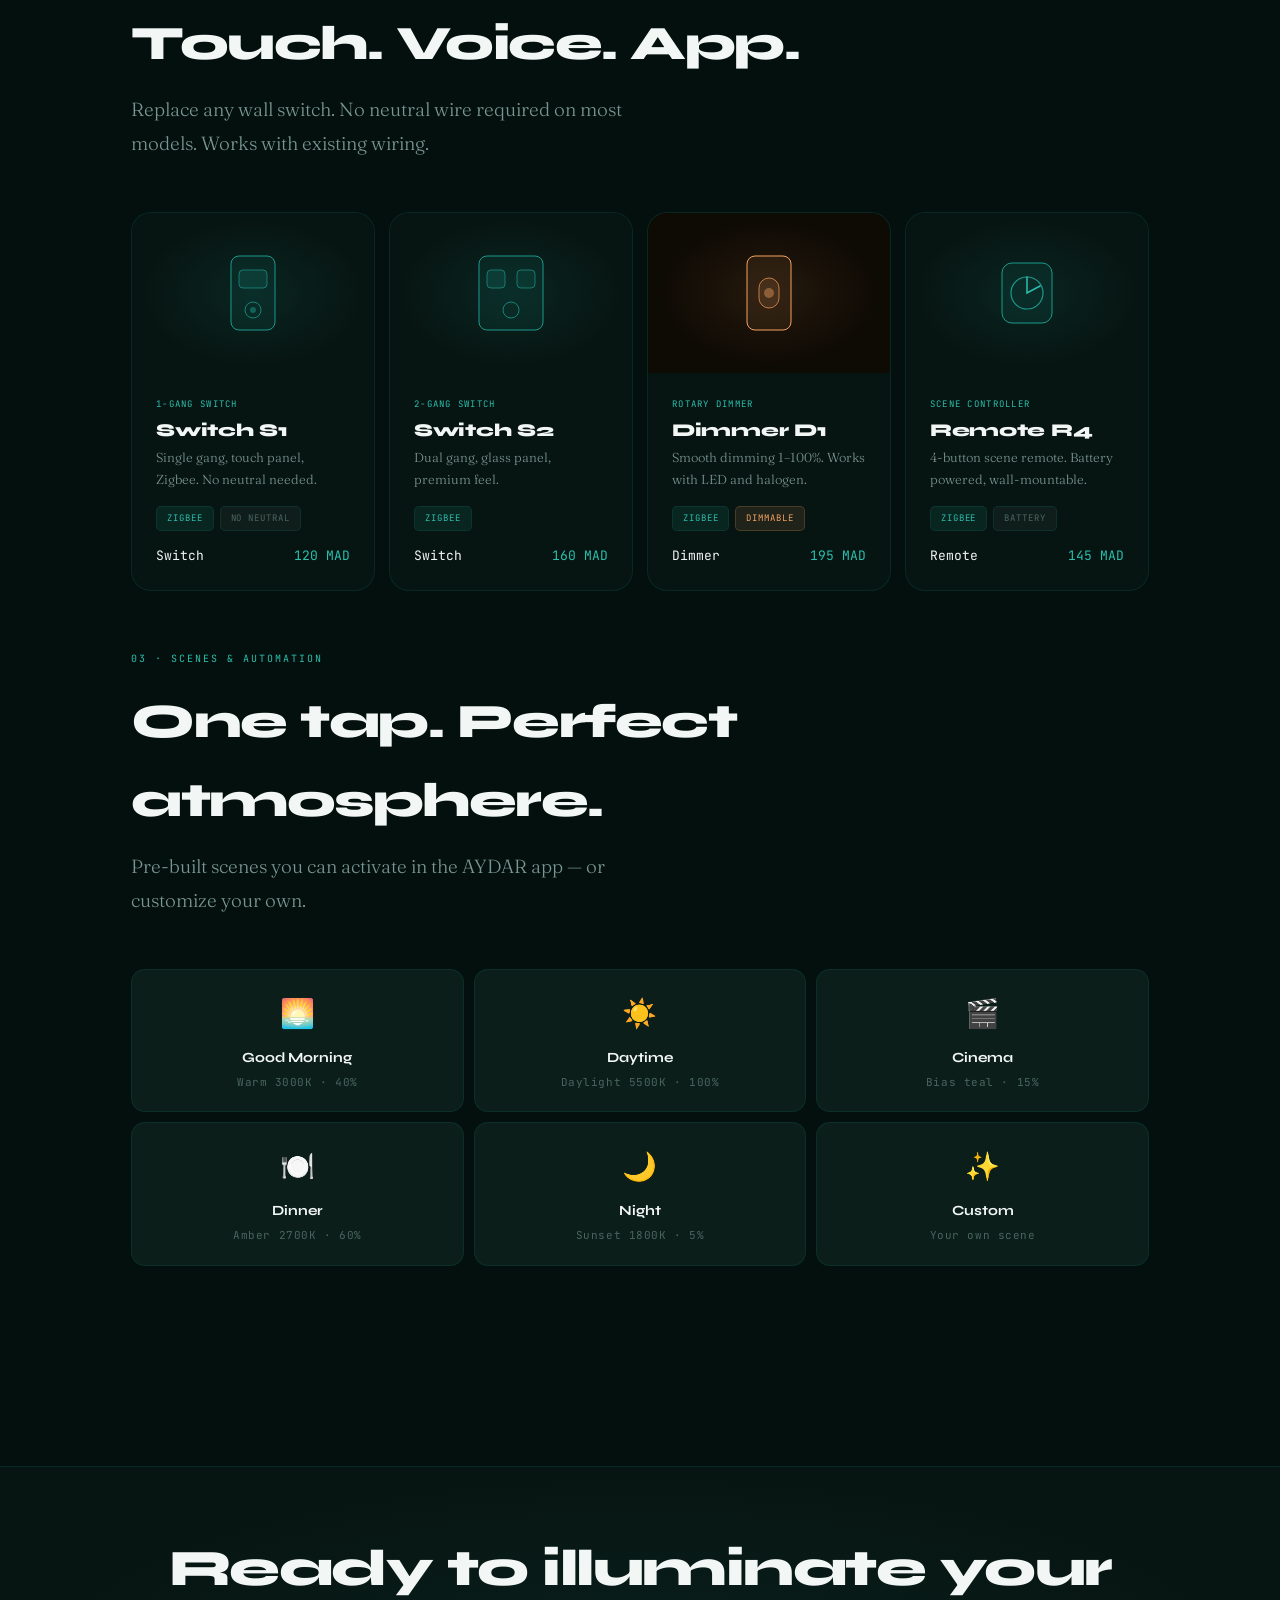
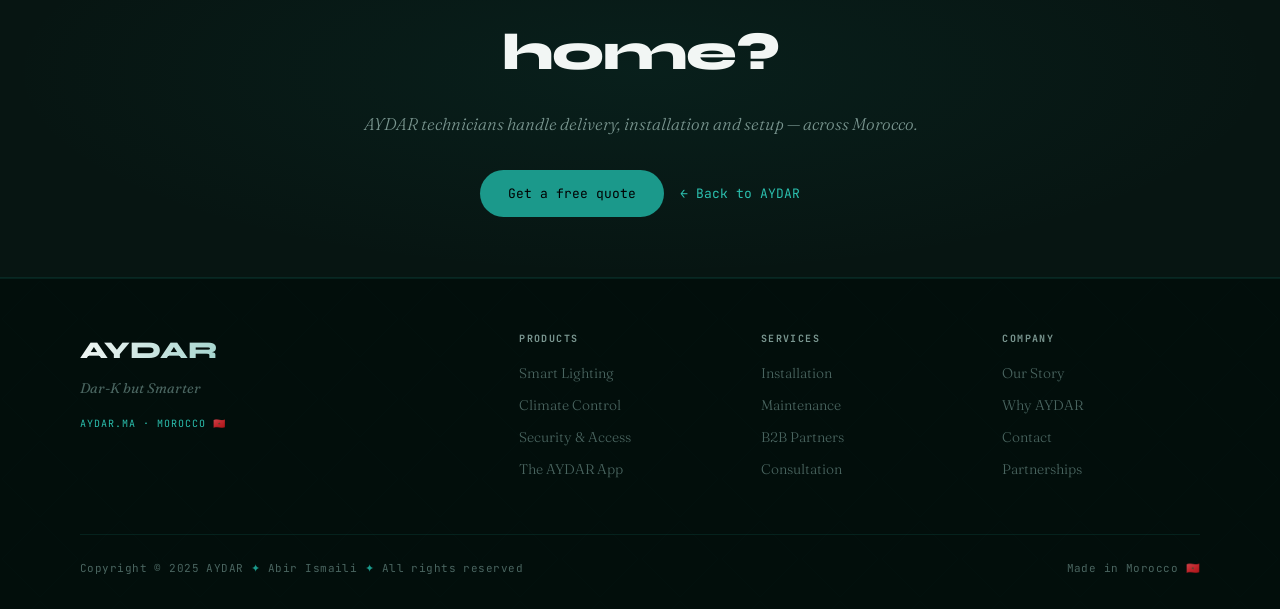
<file: lighting.html>
<!DOCTYPE html>
<html lang="en">
<head>
<meta charset="UTF-8">
<meta name="viewport" content="width=device-width, initial-scale=1.0">
<title>Smart Lighting — AYDAR</title>
<link href="https://fonts.googleapis.com/css2?family=Syne:wght@400;700;800&family=Fraunces:ital,opsz,wght@0,9..144,300;0,9..144,400;1,9..144,300;1,9..144,400&family=JetBrains+Mono:wght@300;400&display=swap" rel="stylesheet">
<link rel="stylesheet" href="shared.css">
<style>
/* ── CATALOG HERO ── */
.cat-hero{min-height:72vh;display:flex;flex-direction:column;justify-content:flex-end;padding:0 0 80px;position:relative;overflow:hidden;margin-top:var(--nav-h)}
.cat-hero-bg{position:absolute;inset:0;background:radial-gradient(ellipse 80% 60% at 50% 20%,rgba(27,153,139,.18) 0%,transparent 65%),radial-gradient(ellipse 50% 50% at 80% 80%,rgba(43,191,174,.07) 0%,transparent 55%),var(--bg)}
.cat-hero-pat{position:absolute;inset:0;opacity:.05}
.bulb-ring{position:absolute;top:14%;left:50%;transform:translateX(-50%);display:flex;gap:60px;pointer-events:none;opacity:.08}
.cat-hero .si{position:relative;z-index:2}
.cat-hero-eyebrow{display:flex;align-items:center;gap:12px;margin-bottom:20px}
.back-link{font-family:'JetBrains Mono',monospace;font-size:11px;letter-spacing:.1em;text-transform:uppercase;color:var(--dim);display:flex;align-items:center;gap:6px;transition:color .2s}
.back-link:hover{color:var(--teal-l)}
.cat-hero h1{font-family:'Syne',sans-serif;font-weight:800;font-size:clamp(60px,11vw,130px);letter-spacing:-4px;line-height:.92;margin-bottom:24px;background:linear-gradient(155deg,var(--white) 30%,var(--teal) 100%);-webkit-background-clip:text;-webkit-text-fill-color:transparent;background-clip:text}
.cat-hero-sub{font-size:clamp(17px,2vw,22px);font-weight:300;font-style:italic;color:var(--muted);max-width:580px;margin-bottom:36px;line-height:1.7}
.cat-hero-acts{display:flex;gap:16px;align-items:center;flex-wrap:wrap}

/* glowing bulbs */
.bulb-glow{position:absolute;border-radius:50%;filter:blur(80px);pointer-events:none}
.bg1{width:300px;height:300px;background:radial-gradient(circle,rgba(27,153,139,.14),transparent 70%);top:5%;left:60%;animation:gp 4s ease-in-out infinite}
.bg2{width:180px;height:180px;background:radial-gradient(circle,rgba(43,191,174,.1),transparent 70%);top:30%;right:10%;animation:gp 6s ease-in-out infinite .8s}
.bg3{width:140px;height:140px;background:radial-gradient(circle,rgba(244,162,97,.08),transparent 70%);top:20%;right:25%;animation:gp 5s ease-in-out infinite 1.6s}
@keyframes gp{0%,100%{opacity:.6;transform:scale(1)}50%{opacity:1;transform:scale(1.1)}}

/* ── CATALOG GRID ── */
.catalog-section{padding:80px 0 120px;background:var(--bg)}
.cat-section-head{margin-bottom:52px}
.cat-section-head h2{font-family:'Syne',sans-serif;font-weight:800;font-size:clamp(28px,4vw,48px);letter-spacing:-1.5px;margin-bottom:10px}
.cat-grid{display:grid;grid-template-columns:repeat(3,1fr);gap:14px;margin-bottom:60px}
.cat-grid-2{grid-template-columns:repeat(2,1fr)}
.cat-grid-4{grid-template-columns:repeat(4,1fr)}

.prod-tile{background:var(--card);border:1px solid var(--border);border-radius:20px;overflow:hidden;position:relative;transition:border-color .3s,transform .4s;cursor:pointer}
.prod-tile:hover{border-color:var(--border-h);transform:translateY(-5px)}
.prod-tile::after{content:'';position:absolute;inset:0;background:radial-gradient(ellipse at 50% 0%,rgba(27,153,139,.07) 0%,transparent 55%);opacity:0;transition:opacity .4s;pointer-events:none}
.prod-tile:hover::after{opacity:1}
.tile-img{height:200px;display:flex;align-items:center;justify-content:center;position:relative;overflow:hidden}
.tile-img-tall{height:280px}
.tile-body{padding:24px}
.tile-tag{font-family:'JetBrains Mono',monospace;font-size:9px;letter-spacing:.14em;text-transform:uppercase;color:var(--teal-l);margin-bottom:8px;display:block}
.tile-name{font-family:'Syne',sans-serif;font-size:18px;font-weight:800;letter-spacing:-.3px;margin-bottom:6px;line-height:1.2}
.tile-desc{font-size:13px;color:var(--muted);line-height:1.65;font-weight:300;margin-bottom:16px}
.tile-price{font-family:'JetBrains Mono',monospace;font-size:13px;color:var(--white);display:flex;align-items:center;justify-content:space-between}
.price-val{color:var(--teal-l)}
.tile-badges{display:flex;flex-wrap:wrap;gap:6px;margin-bottom:14px}
.tile-cta{font-family:'JetBrains Mono',monospace;font-size:11px;color:var(--teal-l);display:flex;align-items:center;gap:5px;transition:gap .2s}
.tile-cta:hover{gap:9px}

/* ── SPECS SECTION ── */
.specs-section{padding:80px 0;background:linear-gradient(180deg,var(--bg) 0%,#051b15 100%)}
.specs-grid{display:grid;grid-template-columns:1fr 1fr;gap:48px;align-items:start}
.spec-card{background:var(--card);border:1px solid var(--border);border-radius:20px;padding:32px;position:relative;overflow:hidden}
.spec-card::before{content:'';position:absolute;top:0;left:0;right:0;height:2px;background:linear-gradient(90deg,var(--teal),var(--gold))}
.spec-card h3{font-family:'Syne',sans-serif;font-size:22px;font-weight:800;letter-spacing:-.4px;margin-bottom:20px}

/* Feature list */
.feat-list{list-style:none;margin-top:20px}
.feat-list li{display:flex;align-items:flex-start;gap:12px;padding:10px 0;border-bottom:.5px solid var(--border);font-size:14px;color:var(--muted);font-weight:300;line-height:1.6}
.feat-list li:last-child{border-bottom:none}
.feat-list li::before{content:'✦';color:var(--teal);font-size:10px;margin-top:3px;flex-shrink:0}

/* Scenes showcase */
.scenes{display:grid;grid-template-columns:repeat(3,1fr);gap:10px;margin-top:24px}
.scene-card{background:var(--card2);border:1px solid var(--border);border-radius:14px;padding:20px;text-align:center;transition:border-color .3s,background .3s;cursor:pointer}
.scene-card:hover{border-color:var(--border-h);background:#0d2820}
.scene-icon{font-size:28px;margin-bottom:10px}
.scene-name{font-family:'Syne',sans-serif;font-size:14px;font-weight:700;margin-bottom:4px}
.scene-desc{font-size:11px;color:var(--dim);font-family:'JetBrains Mono',monospace;letter-spacing:.05em}

/* CTA band */
.cta-band{background:var(--card);border-top:.5px solid var(--border);border-bottom:.5px solid var(--border);padding:60px 0;text-align:center;position:relative;overflow:hidden;margin-top:80px}
.cta-band::before{content:'';position:absolute;inset:0;background:radial-gradient(ellipse at 50% 50%,rgba(27,153,139,.08) 0%,transparent 70%)}
.cta-band h2{font-family:'Syne',sans-serif;font-size:clamp(28px,4vw,52px);font-weight:800;letter-spacing:-1.5px;margin-bottom:14px;position:relative;z-index:1}
.cta-band p{font-size:17px;color:var(--muted);font-weight:300;font-style:italic;margin-bottom:32px;position:relative;z-index:1}
.cta-acts{display:flex;gap:16px;justify-content:center;position:relative;z-index:1}

@media(max-width:900px){.cat-grid{grid-template-columns:repeat(2,1fr)}.specs-grid{grid-template-columns:1fr}.cat-grid-4{grid-template-columns:repeat(2,1fr)}.scenes{grid-template-columns:repeat(2,1fr)}}
@media(max-width:600px){.cat-grid{grid-template-columns:1fr}.cat-grid-4{grid-template-columns:1fr}.scenes{grid-template-columns:1fr}}
</style>
</head>
<body>

<nav id="nav"></nav>

<!-- HERO -->
<section class="cat-hero">
  <div class="cat-hero-bg"></div>
  <div class="cat-hero-pat pat-z"></div>
  <div class="bulb-glow bg1"></div>
  <div class="bulb-glow bg2"></div>
  <div class="bulb-glow bg3"></div>

  <!-- Lanterns row -->
  <div class="bulb-ring">
    <svg width="24" height="76" viewBox="0 0 24 76" fill="none"><line x1="12" y1="0" x2="12" y2="15" stroke="#F4A261" stroke-width="1.1"/><ellipse cx="12" cy="47" rx="10" ry="25" fill="none" stroke="#F4A261" stroke-width="0.8"/><ellipse cx="12" cy="38" rx="6" ry="8" fill="#F4A261" opacity="0.22"/></svg>
    <svg width="24" height="88" viewBox="0 0 24 88" fill="none"><line x1="12" y1="0" x2="12" y2="12" stroke="#F4A261" stroke-width="1.1"/><ellipse cx="12" cy="54" rx="11" ry="29" fill="none" stroke="#F4A261" stroke-width="0.8"/><ellipse cx="12" cy="42" rx="7" ry="10" fill="#F4A261" opacity="0.22"/></svg>
    <svg width="24" height="76" viewBox="0 0 24 76" fill="none"><line x1="12" y1="0" x2="12" y2="15" stroke="#F4A261" stroke-width="1.1"/><ellipse cx="12" cy="47" rx="10" ry="25" fill="none" stroke="#F4A261" stroke-width="0.8"/><ellipse cx="12" cy="38" rx="6" ry="8" fill="#F4A261" opacity="0.22"/></svg>
    <svg width="24" height="88" viewBox="0 0 24 88" fill="none"><line x1="12" y1="0" x2="12" y2="12" stroke="#F4A261" stroke-width="1.1"/><ellipse cx="12" cy="54" rx="11" ry="29" fill="none" stroke="#F4A261" stroke-width="0.8"/><ellipse cx="12" cy="42" rx="7" ry="10" fill="#F4A261" opacity="0.22"/></svg>
    <svg width="24" height="76" viewBox="0 0 24 76" fill="none"><line x1="12" y1="0" x2="12" y2="15" stroke="#F4A261" stroke-width="1.1"/><ellipse cx="12" cy="47" rx="10" ry="25" fill="none" stroke="#F4A261" stroke-width="0.8"/><ellipse cx="12" cy="38" rx="6" ry="8" fill="#F4A261" opacity="0.22"/></svg>
  </div>

  <div class="si">
    <div class="cat-hero-eyebrow">
      <a href="index.html" class="back-link">← Back</a>
      <span style="color:var(--dim)">·</span>
      <span class="ey" style="margin:0">Smart Lighting</span>
    </div>
    <h1>Lighting<br>Catalog.</h1>
    <p class="cat-hero-sub">Every bulb, strip, switch and scene. AYDAR lighting learns your home and adapts automatically — from morning to midnight.</p>
    <div class="cat-hero-acts">
      <a href="index.html#contact" class="btn-p">Get a quote</a>
      <a href="#catalog" class="btn-g">Browse catalog →</a>
    </div>
  </div>
</section>

<!-- TICKER -->
<div class="ticker"><div class="tt"><span class="ti"><span>✦</span> E27 Smart Bulbs</span><span class="ti"><span>✦</span> GU10 Spotlights</span><span class="ti"><span>✦</span> LED Strips RGBIC</span><span class="ti"><span>✦</span> Smart Switches</span><span class="ti"><span>✦</span> Dimmers</span><span class="ti"><span>✦</span> Matter Ready</span><span class="ti"><span>✦</span> Zigbee 3.0</span><span class="ti"><span>✦</span> Voice Control</span><span class="ti"><span>✦</span> E27 Smart Bulbs</span><span class="ti"><span>✦</span> GU10 Spotlights</span><span class="ti"><span>✦</span> LED Strips RGBIC</span><span class="ti"><span>✦</span> Smart Switches</span><span class="ti"><span>✦</span> Dimmers</span><span class="ti"><span>✦</span> Matter Ready</span><span class="ti"><span>✦</span> Zigbee 3.0</span><span class="ti"><span>✦</span> Voice Control</span></div></div>

<!-- CATALOG -->
<section class="catalog-section" id="catalog">
  <div class="si">

    <!-- Smart Bulbs -->
    <div class="cat-section-head reveal">
      <span class="ey">01 · Smart Bulbs</span>
      <h2>Intelligent illumination.</h2>
      <p class="sb" style="max-width:500px">16 million colors. Tunable white 2700K–6500K. Every bulb remembers your last setting.</p>
    </div>
    <div class="cat-grid reveal d1">

      <div class="prod-tile">
        <div class="tile-img" style="background:radial-gradient(ellipse at 50% 30%,rgba(27,153,139,.3) 0%,transparent 65%),#071512">
          <svg width="80" height="100" viewBox="0 0 80 100" fill="none"><ellipse cx="40" cy="38" rx="30" ry="32" fill="rgba(27,153,139,0.15)" stroke="#1B998B" stroke-width="1.2"/><ellipse cx="40" cy="38" rx="22" ry="24" fill="rgba(27,153,139,0.2)"/><rect x="28" y="68" width="24" height="8" rx="3" fill="#1B998B" opacity="0.5"/><rect x="30" y="76" width="20" height="6" rx="2" fill="#1B998B" opacity="0.4"/><line x1="40" y1="82" x2="40" y2="92" stroke="#1B998B" stroke-width="2" opacity="0.5"/><circle cx="40" cy="38" r="10" fill="#2BBFAE" opacity="0.5"/></svg>
          <div style="position:absolute;inset:0;background:radial-gradient(circle at 50% 35%,rgba(43,191,174,.25) 0%,transparent 50%)"></div>
        </div>
        <div class="tile-body">
          <span class="tile-tag">E27 · RGB+W</span>
          <div class="tile-name">AYDAR Glow E27</div>
          <div class="tile-desc">806 lm, 9W, 16M colors. Tunable white 2700K–6500K. Zigbee 3.0 + Matter. Instant on, no flicker.</div>
          <div class="tile-badges"><span class="badge badge-teal">Zigbee 3.0</span><span class="badge badge-teal">Matter</span><span class="badge badge-dim">9W · 806lm</span></div>
          <div class="tile-price"><span>Smart Bulb</span><span class="price-val">From 89 MAD</span></div>
        </div>
      </div>

      <div class="prod-tile">
        <div class="tile-img" style="background:radial-gradient(ellipse at 50% 30%,rgba(244,162,97,.2) 0%,transparent 65%),#0e0a04">
          <svg width="80" height="100" viewBox="0 0 80 100" fill="none"><ellipse cx="40" cy="38" rx="28" ry="30" fill="rgba(244,162,97,0.12)" stroke="#F4A261" stroke-width="1.1"/><ellipse cx="40" cy="38" rx="20" ry="22" fill="rgba(244,162,97,0.18)"/><rect x="28" y="66" width="24" height="8" rx="3" fill="#F4A261" opacity="0.45"/><rect x="30" y="74" width="20" height="6" rx="2" fill="#F4A261" opacity="0.35"/><line x1="40" y1="80" x2="40" y2="92" stroke="#F4A261" stroke-width="2" opacity="0.5"/><circle cx="40" cy="38" r="10" fill="#F4A261" opacity="0.5"/></svg>
        </div>
        <div class="tile-body">
          <span class="tile-tag">GU10 · Warm White</span>
          <div class="tile-name">AYDAR Spot GU10</div>
          <div class="tile-desc">345 lm, 4.5W spotlight. Perfect for recessed lighting and accent illumination. 36° beam angle.</div>
          <div class="tile-badges"><span class="badge badge-teal">Zigbee 3.0</span><span class="badge badge-gold">Warm 2700K</span><span class="badge badge-dim">4.5W</span></div>
          <div class="tile-price"><span>Spotlight</span><span class="price-val">From 65 MAD</span></div>
        </div>
      </div>

      <div class="prod-tile">
        <div class="tile-img" style="background:linear-gradient(135deg,rgba(27,153,139,.15) 0%,rgba(43,191,174,.08) 50%,rgba(244,162,97,.1) 100%),#071512">
          <svg width="100" height="80" viewBox="0 0 100 80" fill="none">
            <defs><linearGradient id="sg" x1="0%" y1="0%" x2="100%" y2="0%"><stop offset="0%" stop-color="#1B998B" stop-opacity="0.8"/><stop offset="50%" stop-color="#2BBFAE" stop-opacity="0.9"/><stop offset="100%" stop-color="#F4A261" stop-opacity="0.8"/></linearGradient></defs>
            <rect x="10" y="30" width="80" height="18" rx="9" fill="url(#sg)" opacity="0.6"/>
            <rect x="10" y="30" width="80" height="18" rx="9" fill="none" stroke="rgba(255,255,255,0.15)" stroke-width="0.8"/>
            <circle cx="50" cy="39" r="6" fill="white" opacity="0.3"/>
          </svg>
        </div>
        <div class="tile-body">
          <span class="tile-tag">LED Strip · RGBIC</span>
          <div class="tile-name">AYDAR Strip Pro</div>
          <div class="tile-desc">5m, 60 LEDs/m, RGBIC (multicolor segments). Self-adhesive, cuttable. TV backlight, coves, cabinets.</div>
          <div class="tile-badges"><span class="badge badge-teal">Wi-Fi + BT</span><span class="badge badge-gold">RGBIC</span><span class="badge badge-dim">5m</span></div>
          <div class="tile-price"><span>LED Strip</span><span class="price-val">From 180 MAD</span></div>
        </div>
      </div>
    </div>

    <!-- Switches & Controls -->
    <div class="cat-section-head reveal" style="margin-top:32px">
      <span class="ey">02 · Switches & Controls</span>
      <h2>Touch. Voice. App.</h2>
      <p class="sb" style="max-width:500px">Replace any wall switch. No neutral wire required on most models. Works with existing wiring.</p>
    </div>
    <div class="cat-grid cat-grid-4 reveal d1">

      <div class="prod-tile">
        <div class="tile-img" style="height:160px;background:radial-gradient(ellipse at 50% 50%,rgba(27,153,139,.12) 0%,transparent 65%),#071512">
          <svg width="60" height="90" viewBox="0 0 60 90" fill="none"><rect x="8" y="8" width="44" height="74" rx="8" fill="rgba(27,153,139,0.08)" stroke="#1B998B" stroke-width="1"/><rect x="16" y="22" width="28" height="18" rx="4" fill="rgba(27,153,139,0.15)" stroke="#1B998B" stroke-width="0.7"/><circle cx="30" cy="62" r="8" fill="none" stroke="#1B998B" stroke-width="0.8"/><circle cx="30" cy="62" r="3" fill="#1B998B" opacity="0.5"/></svg>
        </div>
        <div class="tile-body">
          <span class="tile-tag">1-Gang Switch</span>
          <div class="tile-name">Switch S1</div>
          <div class="tile-desc">Single gang, touch panel, Zigbee. No neutral needed.</div>
          <div class="tile-badges"><span class="badge badge-teal">Zigbee</span><span class="badge badge-dim">No neutral</span></div>
          <div class="tile-price"><span>Switch</span><span class="price-val">120 MAD</span></div>
        </div>
      </div>

      <div class="prod-tile">
        <div class="tile-img" style="height:160px;background:radial-gradient(ellipse at 50% 50%,rgba(27,153,139,.12) 0%,transparent 65%),#071512">
          <svg width="80" height="90" viewBox="0 0 80 90" fill="none"><rect x="8" y="8" width="64" height="74" rx="8" fill="rgba(27,153,139,0.08)" stroke="#1B998B" stroke-width="1"/><rect x="16" y="22" width="18" height="18" rx="4" fill="rgba(27,153,139,0.15)" stroke="#1B998B" stroke-width="0.7"/><rect x="46" y="22" width="18" height="18" rx="4" fill="rgba(27,153,139,0.1)" stroke="#1B998B" stroke-width="0.7"/><circle cx="40" cy="62" r="8" fill="none" stroke="#1B998B" stroke-width="0.8"/></svg>
        </div>
        <div class="tile-body">
          <span class="tile-tag">2-Gang Switch</span>
          <div class="tile-name">Switch S2</div>
          <div class="tile-desc">Dual gang, glass panel, premium feel.</div>
          <div class="tile-badges"><span class="badge badge-teal">Zigbee</span></div>
          <div class="tile-price"><span>Switch</span><span class="price-val">160 MAD</span></div>
        </div>
      </div>

      <div class="prod-tile">
        <div class="tile-img" style="height:160px;background:radial-gradient(ellipse at 50% 50%,rgba(244,162,97,.1) 0%,transparent 65%),#0e0a04">
          <svg width="60" height="90" viewBox="0 0 60 90" fill="none"><rect x="8" y="8" width="44" height="74" rx="8" fill="rgba(244,162,97,0.07)" stroke="#F4A261" stroke-width="1"/><rect x="20" y="30" width="20" height="30" rx="10" fill="rgba(244,162,97,0.1)" stroke="#F4A261" stroke-width="0.7"/><circle cx="30" cy="45" r="5" fill="#F4A261" opacity="0.4"/></svg>
        </div>
        <div class="tile-body">
          <span class="tile-tag">Rotary Dimmer</span>
          <div class="tile-name">Dimmer D1</div>
          <div class="tile-desc">Smooth dimming 1–100%. Works with LED and halogen.</div>
          <div class="tile-badges"><span class="badge badge-teal">Zigbee</span><span class="badge badge-gold">Dimmable</span></div>
          <div class="tile-price"><span>Dimmer</span><span class="price-val">195 MAD</span></div>
        </div>
      </div>

      <div class="prod-tile">
        <div class="tile-img" style="height:160px;background:radial-gradient(ellipse at 50% 50%,rgba(27,153,139,.12) 0%,transparent 65%),#071512">
          <svg width="70" height="90" viewBox="0 0 70 90" fill="none"><rect x="10" y="15" width="50" height="60" rx="10" fill="rgba(27,153,139,0.08)" stroke="#1B998B" stroke-width="1"/><circle cx="35" cy="45" r="16" fill="none" stroke="#1B998B" stroke-width="1.2"/><path d="M35 29 L35 45 L48 38" stroke="#2BBFAE" stroke-width="1.5" stroke-linecap="round"/></svg>
        </div>
        <div class="tile-body">
          <span class="tile-tag">Scene Controller</span>
          <div class="tile-name">Remote R4</div>
          <div class="tile-desc">4-button scene remote. Battery powered, wall-mountable.</div>
          <div class="tile-badges"><span class="badge badge-teal">Zigbee</span><span class="badge badge-dim">Battery</span></div>
          <div class="tile-price"><span>Remote</span><span class="price-val">145 MAD</span></div>
        </div>
      </div>

    </div>

    <!-- Scenes -->
    <div class="cat-section-head reveal" style="margin-top:48px">
      <span class="ey">03 · Scenes & Automation</span>
      <h2>One tap. Perfect atmosphere.</h2>
      <p class="sb" style="max-width:500px">Pre-built scenes you can activate in the AYDAR app — or customize your own.</p>
    </div>
    <div class="scenes reveal d1">
      <div class="scene-card"><div class="scene-icon">🌅</div><div class="scene-name">Good Morning</div><div class="scene-desc">Warm 3000K · 40%</div></div>
      <div class="scene-card"><div class="scene-icon">☀️</div><div class="scene-name">Daytime</div><div class="scene-desc">Daylight 5500K · 100%</div></div>
      <div class="scene-card"><div class="scene-icon">🎬</div><div class="scene-name">Cinema</div><div class="scene-desc">Bias teal · 15%</div></div>
      <div class="scene-card"><div class="scene-icon">🍽️</div><div class="scene-name">Dinner</div><div class="scene-desc">Amber 2700K · 60%</div></div>
      <div class="scene-card"><div class="scene-icon">🌙</div><div class="scene-name">Night</div><div class="scene-desc">Sunset 1800K · 5%</div></div>
      <div class="scene-card"><div class="scene-icon">✨</div><div class="scene-name">Custom</div><div class="scene-desc">Your own scene</div></div>
    </div>

  </div>
</section>

<!-- CTA -->
<div class="cta-band">
  <div class="si">
    <h2>Ready to illuminate your home?</h2>
    <p>AYDAR technicians handle delivery, installation and setup — across Morocco.</p>
    <div class="cta-acts">
      <a href="index.html#contact" class="btn-p">Get a free quote</a>
      <a href="index.html" class="btn-g">← Back to AYDAR</a>
    </div>
  </div>
</div>

<footer id="footer"></footer>
<button class="btt" id="btt">↑</button>

<script src="shared.js"></script>
<script>injectNav('Lighting');injectFooter();initScroll();initReveal();</script>
</body>
</html>
</file>
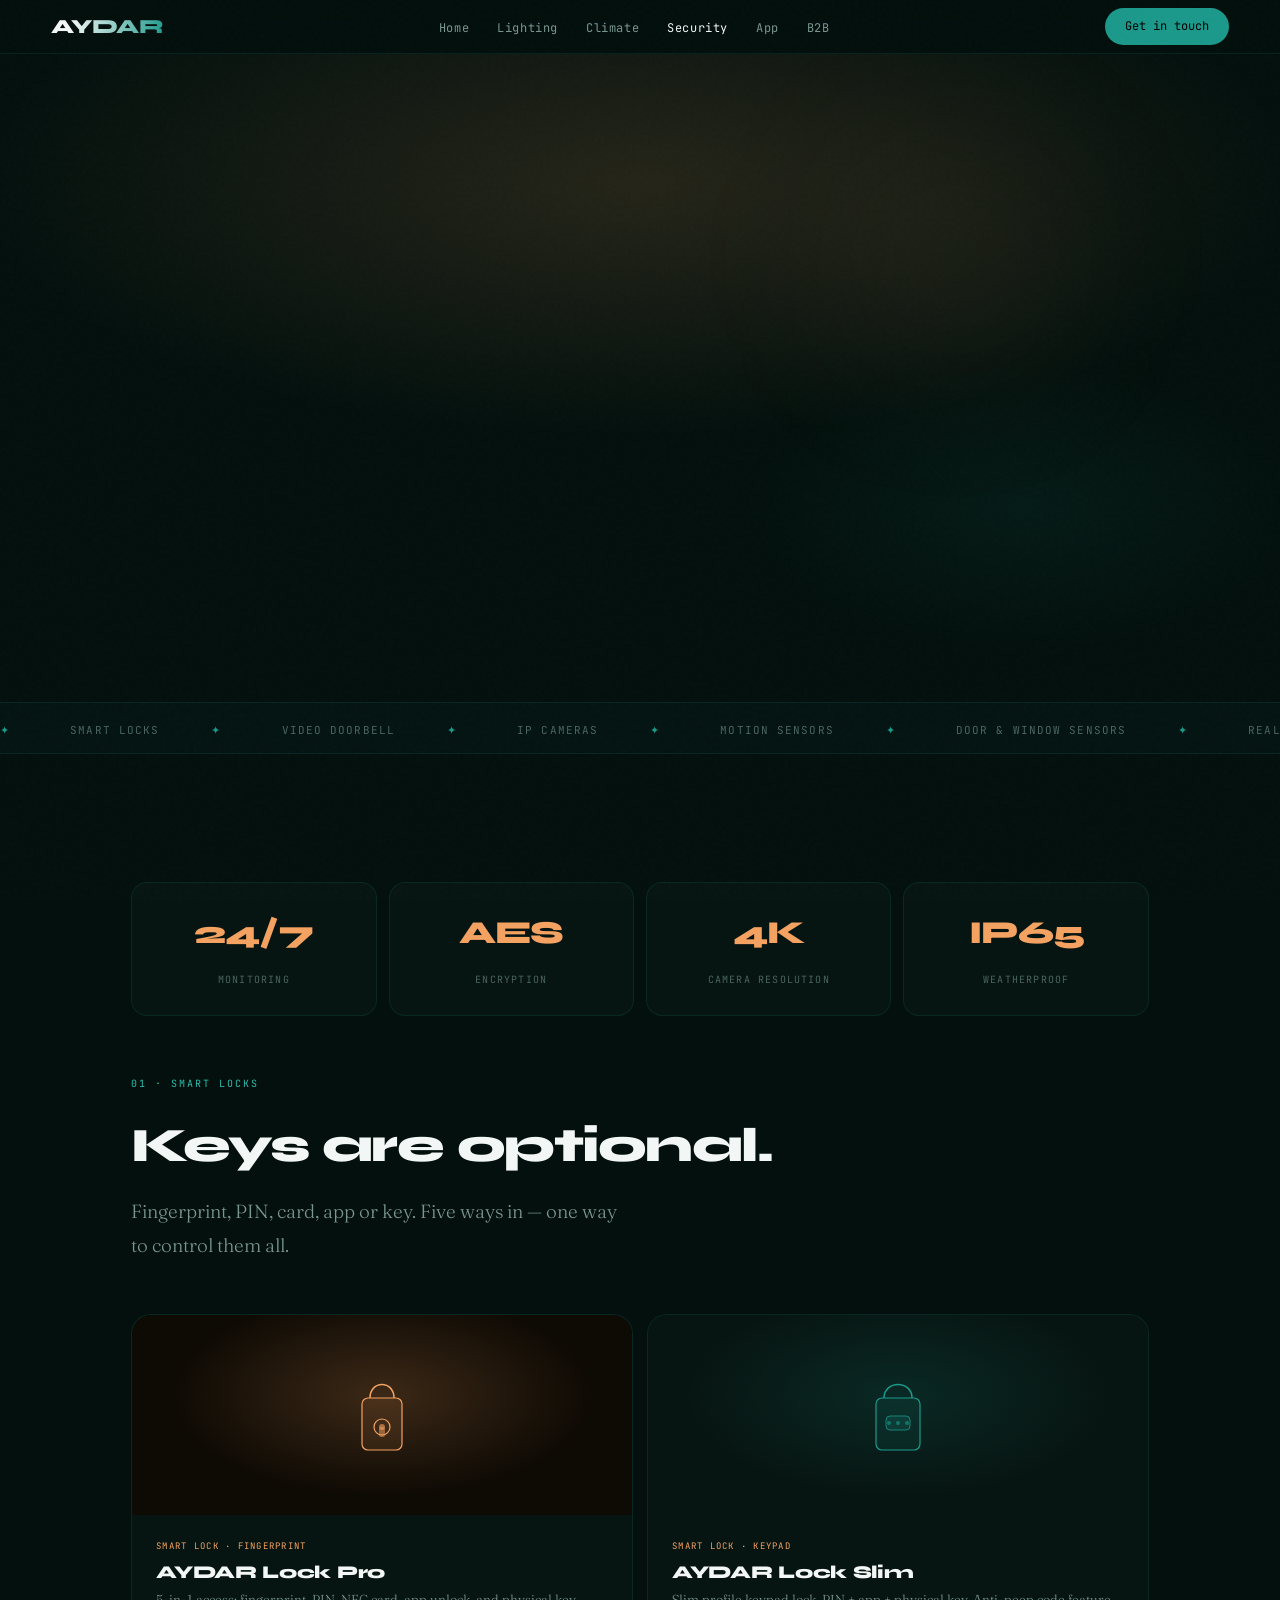
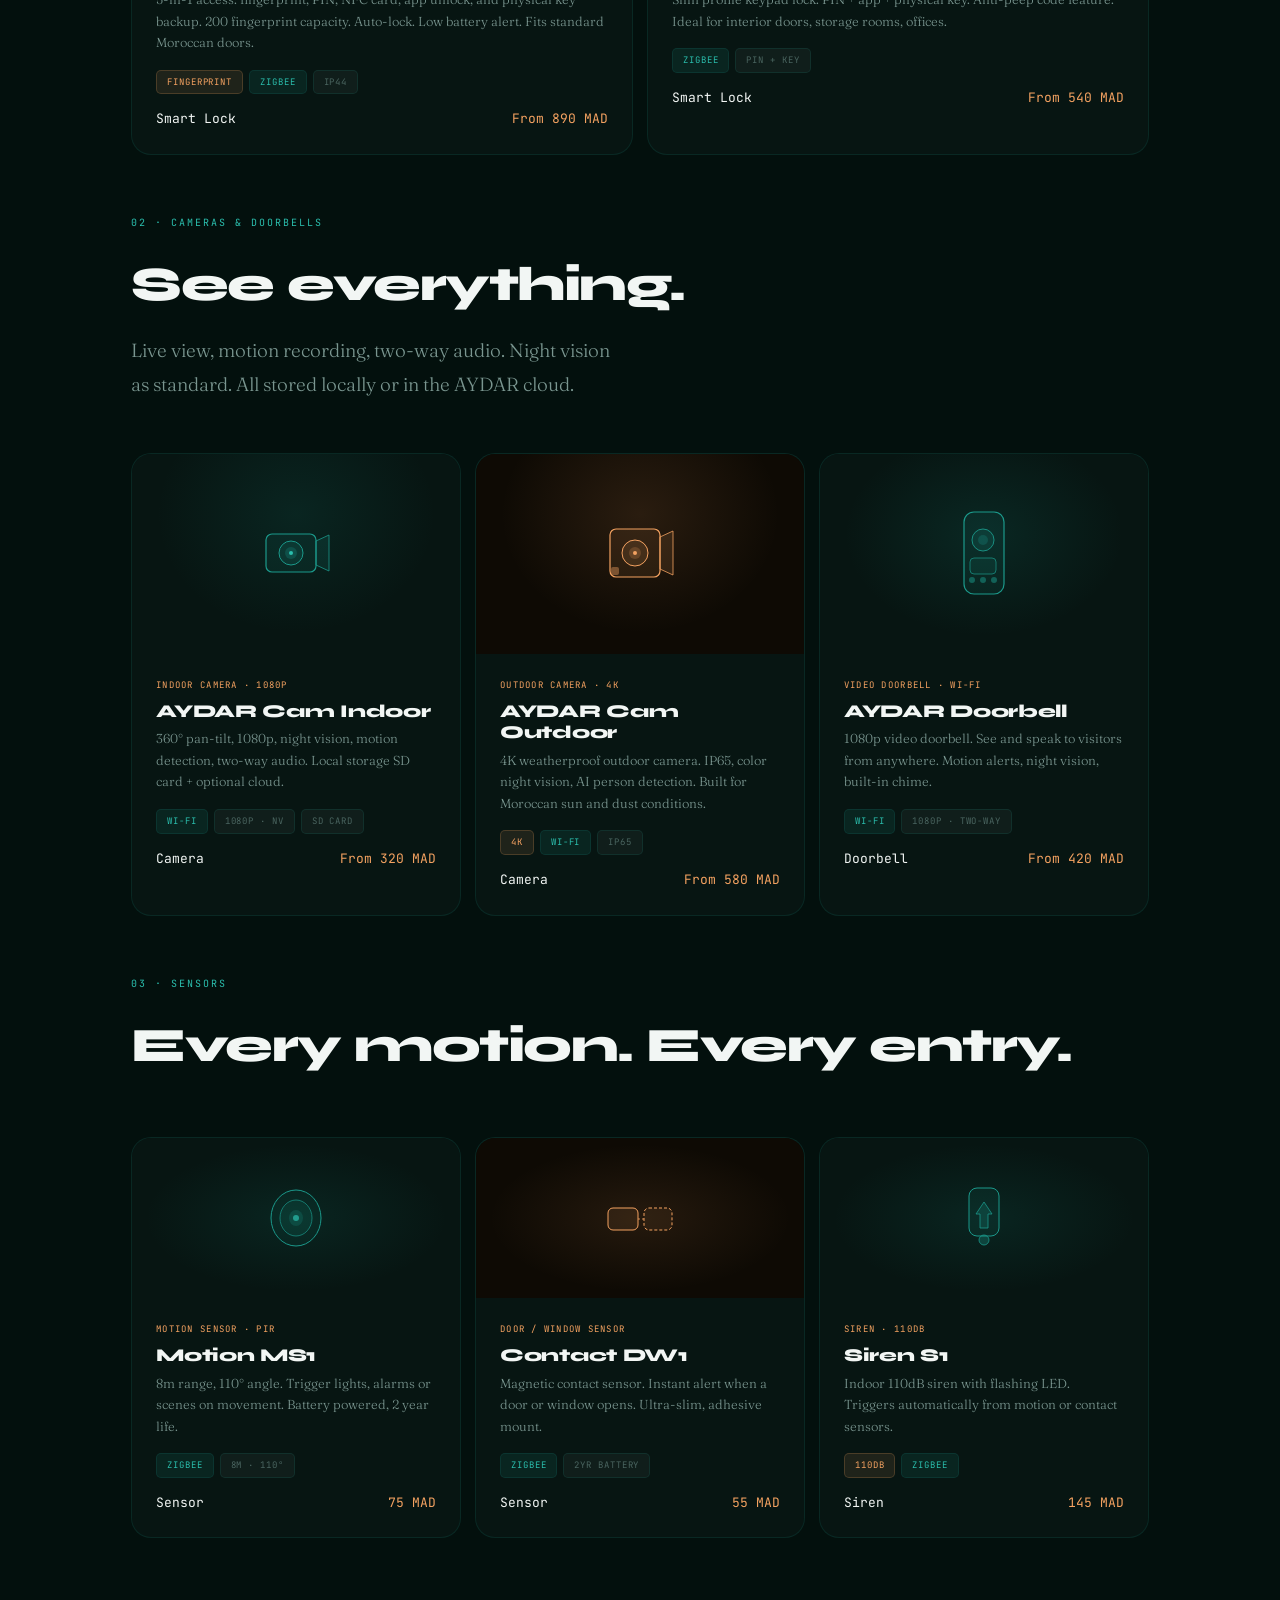
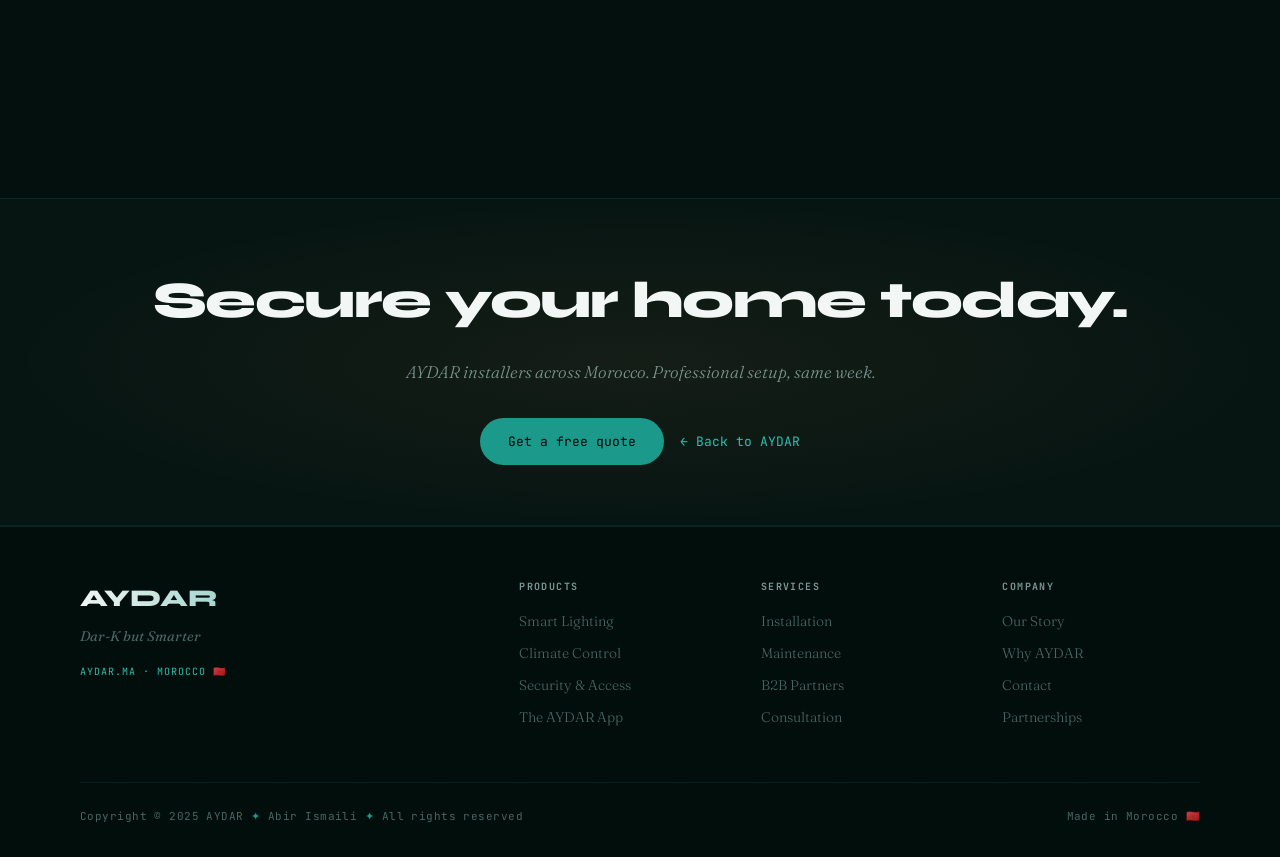
<file: security.html>
<!DOCTYPE html>
<html lang="en">
<head>
<meta charset="UTF-8"><meta name="viewport" content="width=device-width, initial-scale=1.0">
<title>Security & Access — AYDAR</title>
<link href="https://fonts.googleapis.com/css2?family=Syne:wght@400;700;800&family=Fraunces:ital,opsz,wght@0,9..144,300;0,9..144,400;1,9..144,300;1,9..144,400&family=JetBrains+Mono:wght@300;400&display=swap" rel="stylesheet">
<link rel="stylesheet" href="shared.css">
<style>
.cat-hero{min-height:72vh;display:flex;flex-direction:column;justify-content:flex-end;padding:0 0 80px;position:relative;overflow:hidden;margin-top:var(--nav-h)}
.cat-hero-bg{position:absolute;inset:0;background:radial-gradient(ellipse 80% 60% at 50% 20%,rgba(244,162,97,.14) 0%,transparent 65%),radial-gradient(ellipse 40% 40% at 80% 70%,rgba(27,153,139,.08) 0%,transparent 55%),var(--bg)}
.cat-hero-pat{position:absolute;inset:0;opacity:.05}
.shield-glow{position:absolute;top:5%;right:12%;width:340px;height:340px;background:radial-gradient(circle,rgba(244,162,97,.08),transparent 70%);border-radius:50%;filter:blur(80px);pointer-events:none;animation:sg 7s ease-in-out infinite}
@keyframes sg{0%,100%{opacity:.5;transform:scale(1)}50%{opacity:.9;transform:scale(1.08)}}
.cat-hero-eyebrow{display:flex;align-items:center;gap:12px;margin-bottom:20px}
.back-link{font-family:'JetBrains Mono',monospace;font-size:11px;letter-spacing:.1em;text-transform:uppercase;color:var(--dim);display:flex;align-items:center;gap:6px;transition:color .2s}
.back-link:hover{color:var(--teal-l)}
.cat-hero h1{font-family:'Syne',sans-serif;font-weight:800;font-size:clamp(60px,11vw,130px);letter-spacing:-4px;line-height:.92;margin-bottom:24px;background:linear-gradient(155deg,var(--white) 30%,var(--gold) 100%);-webkit-background-clip:text;-webkit-text-fill-color:transparent;background-clip:text}
.cat-hero-sub{font-size:clamp(17px,2vw,22px);font-weight:300;font-style:italic;color:var(--muted);max-width:580px;margin-bottom:36px;line-height:1.7}
.cat-hero-acts{display:flex;gap:16px;align-items:center;flex-wrap:wrap}
.catalog-section{padding:80px 0 120px;background:var(--bg)}
.cat-section-head{margin-bottom:52px}
.cat-section-head h2{font-family:'Syne',sans-serif;font-weight:800;font-size:clamp(28px,4vw,48px);letter-spacing:-1.5px;margin-bottom:10px}
.cat-grid{display:grid;grid-template-columns:repeat(3,1fr);gap:14px;margin-bottom:60px}
.cat-grid-2{grid-template-columns:repeat(2,1fr)}
.prod-tile{background:var(--card);border:1px solid var(--border);border-radius:20px;overflow:hidden;position:relative;transition:border-color .3s,transform .4s}
.prod-tile:hover{border-color:var(--border-h);transform:translateY(-5px)}
.prod-tile::after{content:'';position:absolute;inset:0;background:radial-gradient(ellipse at 50% 0%,rgba(244,162,97,.05) 0%,transparent 55%);opacity:0;transition:opacity .4s;pointer-events:none}
.prod-tile:hover::after{opacity:1}
.tile-img{height:200px;display:flex;align-items:center;justify-content:center;position:relative;overflow:hidden}
.tile-body{padding:24px}
.tile-tag{font-family:'JetBrains Mono',monospace;font-size:9px;letter-spacing:.14em;text-transform:uppercase;color:var(--gold);margin-bottom:8px;display:block}
.tile-name{font-family:'Syne',sans-serif;font-size:18px;font-weight:800;letter-spacing:-.3px;margin-bottom:6px;line-height:1.2}
.tile-desc{font-size:13px;color:var(--muted);line-height:1.65;font-weight:300;margin-bottom:16px}
.tile-price{font-family:'JetBrains Mono',monospace;font-size:13px;color:var(--white);display:flex;align-items:center;justify-content:space-between}
.price-val{color:var(--gold)}
.tile-badges{display:flex;flex-wrap:wrap;gap:6px;margin-bottom:14px}
.security-strip{display:grid;grid-template-columns:repeat(4,1fr);gap:12px;margin-top:48px}
.sec-stat{background:var(--card);border:1px solid var(--border);border-radius:16px;padding:24px;text-align:center;transition:border-color .3s}
.sec-stat:hover{border-color:var(--border-h)}
.sec-num{font-family:'Syne',sans-serif;font-size:32px;font-weight:800;letter-spacing:-1px;color:var(--gold);display:block;margin-bottom:4px}
.sec-lbl{font-family:'JetBrains Mono',monospace;font-size:10px;letter-spacing:.12em;text-transform:uppercase;color:var(--dim)}
.cta-band{background:var(--card);border-top:.5px solid var(--border);border-bottom:.5px solid var(--border);padding:60px 0;text-align:center;position:relative;overflow:hidden;margin-top:80px}
.cta-band::before{content:'';position:absolute;inset:0;background:radial-gradient(ellipse at 50% 50%,rgba(244,162,97,.06) 0%,transparent 70%)}
.cta-band h2{font-family:'Syne',sans-serif;font-size:clamp(28px,4vw,52px);font-weight:800;letter-spacing:-1.5px;margin-bottom:14px;position:relative;z-index:1}
.cta-band p{font-size:17px;color:var(--muted);font-weight:300;font-style:italic;margin-bottom:32px;position:relative;z-index:1}
.cta-acts{display:flex;gap:16px;justify-content:center;position:relative;z-index:1}
@media(max-width:900px){.cat-grid,.cat-grid-2{grid-template-columns:repeat(2,1fr)}.security-strip{grid-template-columns:repeat(2,1fr)}}
@media(max-width:600px){.cat-grid,.cat-grid-2{grid-template-columns:1fr}.security-strip{grid-template-columns:1fr}}
</style>
</head>
<body>
<nav id="nav"></nav>

<section class="cat-hero">
  <div class="cat-hero-bg"></div>
  <div class="cat-hero-pat pat-z"></div>
  <div class="shield-glow"></div>
  <div class="si">
    <div class="cat-hero-eyebrow">
      <a href="index.html" class="back-link">← Back</a>
      <span style="color:var(--dim)">·</span>
      <span class="ey" style="margin:0;color:var(--gold)">Security & Access</span>
    </div>
    <h1>Security<br>Catalog.</h1>
    <p class="cat-hero-sub">Smart locks, cameras, sensors and doorbells. Every entry point, always in your control — from the AYDAR app, anywhere.</p>
    <div class="cat-hero-acts">
      <a href="index.html#contact" class="btn-p">Get a quote</a>
      <a href="#catalog" class="btn-g">Browse catalog →</a>
    </div>
  </div>
</section>

<div class="ticker"><div class="tt"><span class="ti"><span>✦</span> Smart Locks</span><span class="ti"><span>✦</span> Video Doorbell</span><span class="ti"><span>✦</span> IP Cameras</span><span class="ti"><span>✦</span> Motion Sensors</span><span class="ti"><span>✦</span> Door & Window Sensors</span><span class="ti"><span>✦</span> Real-time Alerts</span><span class="ti"><span>✦</span> Smart Locks</span><span class="ti"><span>✦</span> Video Doorbell</span><span class="ti"><span>✦</span> IP Cameras</span><span class="ti"><span>✦</span> Motion Sensors</span><span class="ti"><span>✦</span> Door & Window Sensors</span><span class="ti"><span>✦</span> Real-time Alerts</span></div></div>

<section class="catalog-section" id="catalog">
  <div class="si">

    <div class="security-strip reveal">
      <div class="sec-stat"><span class="sec-num">24/7</span><span class="sec-lbl">Monitoring</span></div>
      <div class="sec-stat"><span class="sec-num">AES</span><span class="sec-lbl">Encryption</span></div>
      <div class="sec-stat"><span class="sec-num">4K</span><span class="sec-lbl">Camera resolution</span></div>
      <div class="sec-stat"><span class="sec-num">IP65</span><span class="sec-lbl">Weatherproof</span></div>
    </div>

    <!-- Smart Locks -->
    <div class="cat-section-head reveal" style="margin-top:60px">
      <span class="ey">01 · Smart Locks</span>
      <h2>Keys are optional.</h2>
      <p class="sb" style="max-width:500px">Fingerprint, PIN, card, app or key. Five ways in — one way to control them all.</p>
    </div>
    <div class="cat-grid cat-grid-2 reveal d1">
      <div class="prod-tile">
        <div class="tile-img" style="background:radial-gradient(ellipse at 50% 40%,rgba(244,162,97,.2) 0%,transparent 60%),#0e0a04">
          <svg width="80" height="110" viewBox="0 0 80 110" fill="none"><rect x="20" y="38" width="40" height="52" rx="6" fill="rgba(244,162,97,0.08)" stroke="#F4A261" stroke-width="1.2"/><path d="M28 38 C28 20 52 20 52 38" fill="none" stroke="#F4A261" stroke-width="1.5"/><circle cx="40" cy="67" r="8" fill="none" stroke="#F4A261" stroke-width="1.2"/><rect x="37" y="67" width="6" height="10" rx="2" fill="#F4A261" opacity="0.5"/><circle cx="40" cy="67" r="3" fill="#F4A261" opacity="0.6"/></svg>
        </div>
        <div class="tile-body">
          <span class="tile-tag">Smart Lock · Fingerprint</span>
          <div class="tile-name">AYDAR Lock Pro</div>
          <div class="tile-desc">5-in-1 access: fingerprint, PIN, NFC card, app unlock, and physical key backup. 200 fingerprint capacity. Auto-lock. Low battery alert. Fits standard Moroccan doors.</div>
          <div class="tile-badges"><span class="badge badge-gold">Fingerprint</span><span class="badge badge-teal">Zigbee</span><span class="badge badge-dim">IP44</span></div>
          <div class="tile-price"><span>Smart Lock</span><span class="price-val">From 890 MAD</span></div>
        </div>
      </div>
      <div class="prod-tile">
        <div class="tile-img" style="background:radial-gradient(ellipse at 50% 40%,rgba(27,153,139,.15) 0%,transparent 60%),#071512">
          <svg width="80" height="110" viewBox="0 0 80 110" fill="none"><rect x="18" y="38" width="44" height="52" rx="6" fill="rgba(27,153,139,0.08)" stroke="#1B998B" stroke-width="1.2"/><path d="M26 38 C26 20 54 20 54 38" fill="none" stroke="#1B998B" stroke-width="1.5"/><rect x="28" y="56" width="24" height="14" rx="4" fill="rgba(27,153,139,0.15)" stroke="#1B998B" stroke-width="0.8"/><circle cx="31" cy="63" r="2" fill="#1B998B" opacity="0.6"/><circle cx="40" cy="63" r="2" fill="#1B998B" opacity="0.6"/><circle cx="49" cy="63" r="2" fill="#1B998B" opacity="0.6"/></svg>
        </div>
        <div class="tile-body">
          <span class="tile-tag">Smart Lock · Keypad</span>
          <div class="tile-name">AYDAR Lock Slim</div>
          <div class="tile-desc">Slim profile keypad lock. PIN + app + physical key. Anti-peep code feature. Ideal for interior doors, storage rooms, offices.</div>
          <div class="tile-badges"><span class="badge badge-teal">Zigbee</span><span class="badge badge-dim">PIN + Key</span></div>
          <div class="tile-price"><span>Smart Lock</span><span class="price-val">From 540 MAD</span></div>
        </div>
      </div>
    </div>

    <!-- Cameras -->
    <div class="cat-section-head reveal" style="margin-top:32px">
      <span class="ey">02 · Cameras & Doorbells</span>
      <h2>See everything.</h2>
      <p class="sb" style="max-width:500px">Live view, motion recording, two-way audio. Night vision as standard. All stored locally or in the AYDAR cloud.</p>
    </div>
    <div class="cat-grid reveal d1">
      <div class="prod-tile">
        <div class="tile-img" style="background:radial-gradient(ellipse at 50% 30%,rgba(27,153,139,.12) 0%,transparent 60%),#071512">
          <svg width="90" height="70" viewBox="0 0 90 70" fill="none"><rect x="15" y="15" width="50" height="38" rx="6" fill="rgba(27,153,139,0.08)" stroke="#1B998B" stroke-width="1.2"/><circle cx="40" cy="34" r="12" fill="rgba(27,153,139,0.12)" stroke="#1B998B" stroke-width="1"/><circle cx="40" cy="34" r="6" fill="rgba(27,153,139,0.25)"/><circle cx="40" cy="34" r="2" fill="#2BBFAE"/><path d="M65 22 L78 16 L78 52 L65 46Z" fill="rgba(27,153,139,0.12)" stroke="#1B998B" stroke-width="0.8"/></svg>
        </div>
        <div class="tile-body">
          <span class="tile-tag">Indoor Camera · 1080p</span>
          <div class="tile-name">AYDAR Cam Indoor</div>
          <div class="tile-desc">360° pan-tilt, 1080p, night vision, motion detection, two-way audio. Local storage SD card + optional cloud.</div>
          <div class="tile-badges"><span class="badge badge-teal">Wi-Fi</span><span class="badge badge-dim">1080p · NV</span><span class="badge badge-dim">SD Card</span></div>
          <div class="tile-price"><span>Camera</span><span class="price-val">From 320 MAD</span></div>
        </div>
      </div>
      <div class="prod-tile">
        <div class="tile-img" style="background:radial-gradient(ellipse at 50% 30%,rgba(244,162,97,.12) 0%,transparent 60%),#0e0a04">
          <svg width="90" height="70" viewBox="0 0 90 70" fill="none"><rect x="15" y="10" width="50" height="48" rx="6" fill="rgba(244,162,97,0.07)" stroke="#F4A261" stroke-width="1.2"/><circle cx="40" cy="34" r="13" fill="rgba(244,162,97,0.1)" stroke="#F4A261" stroke-width="1"/><circle cx="40" cy="34" r="6" fill="rgba(244,162,97,0.2)"/><circle cx="40" cy="34" r="2" fill="#F4A261"/><path d="M65 18 L78 12 L78 56 L65 50Z" fill="rgba(244,162,97,0.1)" stroke="#F4A261" stroke-width="0.8"/><rect x="16" y="48" width="8" height="8" rx="2" fill="#F4A261" opacity="0.4"/></svg>
        </div>
        <div class="tile-body">
          <span class="tile-tag">Outdoor Camera · 4K</span>
          <div class="tile-name">AYDAR Cam Outdoor</div>
          <div class="tile-desc">4K weatherproof outdoor camera. IP65, color night vision, AI person detection. Built for Moroccan sun and dust conditions.</div>
          <div class="tile-badges"><span class="badge badge-gold">4K</span><span class="badge badge-teal">Wi-Fi</span><span class="badge badge-dim">IP65</span></div>
          <div class="tile-price"><span>Camera</span><span class="price-val">From 580 MAD</span></div>
        </div>
      </div>
      <div class="prod-tile">
        <div class="tile-img" style="background:radial-gradient(ellipse at 50% 40%,rgba(27,153,139,.14) 0%,transparent 60%),#071512">
          <svg width="55" height="100" viewBox="0 0 55 100" fill="none"><rect x="8" y="8" width="40" height="82" rx="10" fill="rgba(27,153,139,0.07)" stroke="#1B998B" stroke-width="1.2"/><circle cx="27" cy="36" r="11" fill="rgba(27,153,139,0.12)" stroke="#1B998B" stroke-width="0.9"/><circle cx="27" cy="36" r="5" fill="rgba(27,153,139,0.25)"/><rect x="14" y="54" width="26" height="16" rx="4" fill="rgba(27,153,139,0.08)" stroke="#1B998B" stroke-width="0.7"/><circle cx="16" cy="76" r="3" fill="#1B998B" opacity="0.5"/><circle cx="27" cy="76" r="3" fill="#1B998B" opacity="0.5"/><circle cx="38" cy="76" r="3" fill="#1B998B" opacity="0.5"/></svg>
        </div>
        <div class="tile-body">
          <span class="tile-tag">Video Doorbell · Wi-Fi</span>
          <div class="tile-name">AYDAR Doorbell</div>
          <div class="tile-desc">1080p video doorbell. See and speak to visitors from anywhere. Motion alerts, night vision, built-in chime.</div>
          <div class="tile-badges"><span class="badge badge-teal">Wi-Fi</span><span class="badge badge-dim">1080p · Two-way</span></div>
          <div class="tile-price"><span>Doorbell</span><span class="price-val">From 420 MAD</span></div>
        </div>
      </div>
    </div>

    <!-- Sensors -->
    <div class="cat-section-head reveal" style="margin-top:32px">
      <span class="ey">03 · Sensors</span>
      <h2>Every motion. Every entry.</h2>
    </div>
    <div class="cat-grid reveal d1">
      <div class="prod-tile">
        <div class="tile-img" style="height:160px;background:radial-gradient(ellipse at 50% 50%,rgba(27,153,139,.12) 0%,transparent 65%),#071512">
          <svg width="70" height="80" viewBox="0 0 70 80" fill="none"><ellipse cx="35" cy="40" rx="25" ry="28" fill="rgba(27,153,139,0.06)" stroke="#1B998B" stroke-width="1"/><ellipse cx="35" cy="40" rx="16" ry="18" fill="rgba(27,153,139,0.1)" stroke="#1B998B" stroke-width="0.7"/><ellipse cx="35" cy="40" rx="7" ry="8" fill="rgba(27,153,139,0.2)"/><circle cx="35" cy="40" r="3" fill="#2BBFAE" opacity="0.7"/></svg>
        </div>
        <div class="tile-body">
          <span class="tile-tag">Motion Sensor · PIR</span>
          <div class="tile-name">Motion MS1</div>
          <div class="tile-desc">8m range, 110° angle. Trigger lights, alarms or scenes on movement. Battery powered, 2 year life.</div>
          <div class="tile-badges"><span class="badge badge-teal">Zigbee</span><span class="badge badge-dim">8m · 110°</span></div>
          <div class="tile-price"><span>Sensor</span><span class="price-val">75 MAD</span></div>
        </div>
      </div>
      <div class="prod-tile">
        <div class="tile-img" style="height:160px;background:radial-gradient(ellipse at 50% 50%,rgba(244,162,97,.1) 0%,transparent 65%),#0e0a04">
          <svg width="80" height="50" viewBox="0 0 80 50" fill="none"><rect x="8" y="15" width="30" height="22" rx="5" fill="rgba(244,162,97,0.08)" stroke="#F4A261" stroke-width="1"/><rect x="44" y="15" width="28" height="22" rx="5" fill="rgba(244,162,97,0.06)" stroke="#F4A261" stroke-width="1" stroke-dasharray="3 2"/><line x1="38" y1="26" x2="44" y2="26" stroke="#F4A261" stroke-width="0.8" stroke-dasharray="2 2"/></svg>
        </div>
        <div class="tile-body">
          <span class="tile-tag">Door / Window Sensor</span>
          <div class="tile-name">Contact DW1</div>
          <div class="tile-desc">Magnetic contact sensor. Instant alert when a door or window opens. Ultra-slim, adhesive mount.</div>
          <div class="tile-badges"><span class="badge badge-teal">Zigbee</span><span class="badge badge-dim">2yr battery</span></div>
          <div class="tile-price"><span>Sensor</span><span class="price-val">55 MAD</span></div>
        </div>
      </div>
      <div class="prod-tile">
        <div class="tile-img" style="height:160px;background:radial-gradient(ellipse at 50% 50%,rgba(27,153,139,.12) 0%,transparent 65%),#071512">
          <svg width="60" height="80" viewBox="0 0 60 80" fill="none"><rect x="15" y="10" width="30" height="48" rx="8" fill="rgba(27,153,139,0.07)" stroke="#1B998B" stroke-width="1"/><path d="M22 36 L30 24 L38 36 L34 36 L34 50 L26 50 L26 36Z" fill="rgba(27,153,139,0.2)" stroke="#1B998B" stroke-width="0.8"/><circle cx="30" cy="62" r="5" fill="rgba(27,153,139,0.3)" stroke="#1B998B" stroke-width="0.8"/></svg>
        </div>
        <div class="tile-body">
          <span class="tile-tag">Siren · 110dB</span>
          <div class="tile-name">Siren S1</div>
          <div class="tile-desc">Indoor 110dB siren with flashing LED. Triggers automatically from motion or contact sensors.</div>
          <div class="tile-badges"><span class="badge badge-gold">110dB</span><span class="badge badge-teal">Zigbee</span></div>
          <div class="tile-price"><span>Siren</span><span class="price-val">145 MAD</span></div>
        </div>
      </div>
    </div>

  </div>
</section>

<div class="cta-band">
  <div class="si">
    <h2>Secure your home today.</h2>
    <p>AYDAR installers across Morocco. Professional setup, same week.</p>
    <div class="cta-acts"><a href="index.html#contact" class="btn-p">Get a free quote</a><a href="index.html" class="btn-g">← Back to AYDAR</a></div>
  </div>
</div>

<footer id="footer"></footer>
<button class="btt" id="btt">↑</button>
<script src="shared.js"></script>
<script>injectNav('Security');injectFooter();initScroll();initReveal();</script>
</body>
</html>
</file>
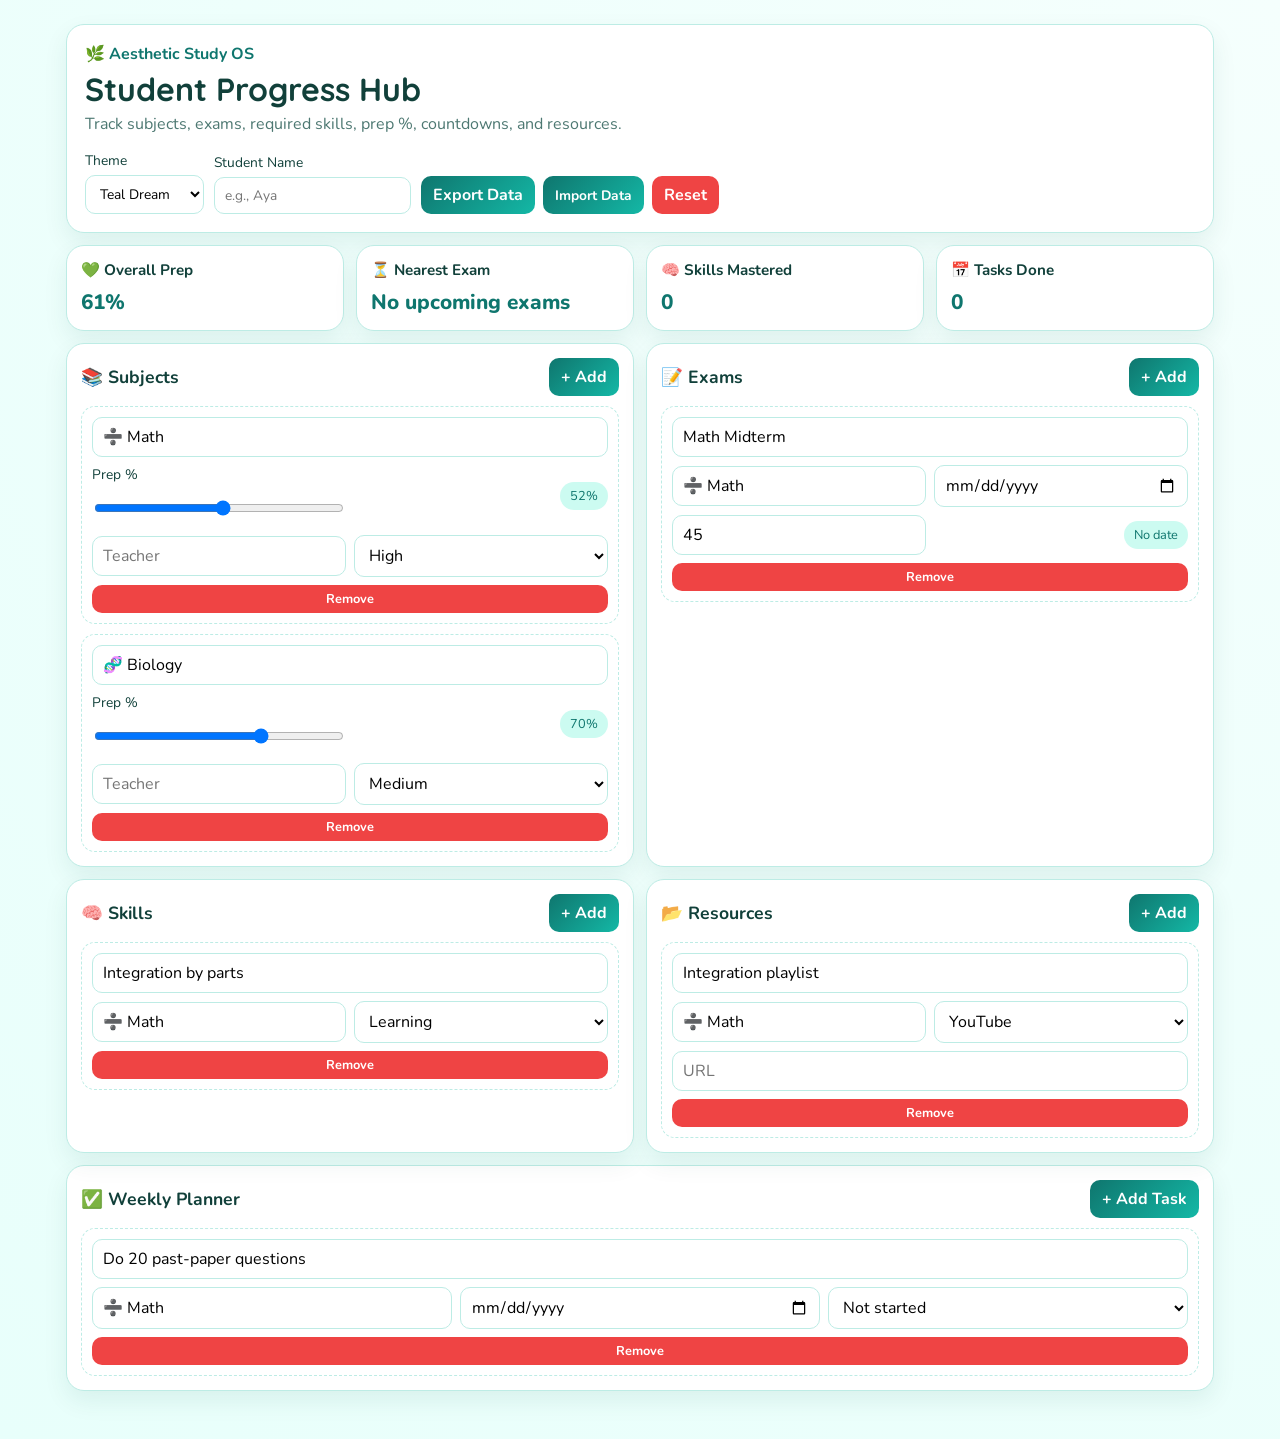
<file: student-tracker.html>
<!DOCTYPE html>
<html lang="en">
<head>
  <meta charset="UTF-8" />
  <meta name="viewport" content="width=device-width, initial-scale=1.0" />
  <title>Student Progress Hub</title>
  <link rel="preconnect" href="https://fonts.googleapis.com">
  <link rel="preconnect" href="https://fonts.gstatic.com" crossorigin>
  <link href="https://fonts.googleapis.com/css2?family=Nunito:wght@400;600;700;800&family=Quicksand:wght@500;700&display=swap" rel="stylesheet">
  <link rel="stylesheet" href="student-tracker.css" />
</head>
<body>
  <div class="app-shell">
    <header class="topbar card">
      <div>
        <p class="eyebrow">🌿 Aesthetic Study OS</p>
        <h1>Student Progress Hub</h1>
        <p class="muted">Track subjects, exams, required skills, prep %, countdowns, and resources.</p>
      </div>
      <div class="controls">
        <label>Theme
          <select id="themeSelect">
            <option value="teal">Teal Dream</option>
            <option value="mint">Mint Breeze</option>
            <option value="ocean">Ocean Night</option>
          </select>
        </label>
        <label>Student Name
          <input id="studentName" type="text" placeholder="e.g., Aya" />
        </label>
        <div class="btn-row">
          <button id="exportBtn">Export Data</button>
          <label for="importInput" class="btn-like">Import Data</label>
          <input id="importInput" type="file" accept="application/json" hidden />
          <button id="resetBtn" class="danger">Reset</button>
        </div>
      </div>
    </header>

    <section class="grid metrics">
      <article class="card metric">
        <h3>💚 Overall Prep</h3>
        <p id="overallPrep" class="big">0%</p>
      </article>
      <article class="card metric">
        <h3>⏳ Nearest Exam</h3>
        <p id="nearestExam" class="big">No exam yet</p>
      </article>
      <article class="card metric">
        <h3>🧠 Skills Mastered</h3>
        <p id="skillsMastered" class="big">0</p>
      </article>
      <article class="card metric">
        <h3>📅 Tasks Done</h3>
        <p id="tasksDone" class="big">0</p>
      </article>
    </section>

    <section class="grid main-grid">
      <article class="card panel">
        <div class="panel-head">
          <h2>📚 Subjects</h2>
          <button id="addSubject">+ Add</button>
        </div>
        <div id="subjectList" class="list"></div>
      </article>

      <article class="card panel">
        <div class="panel-head">
          <h2>📝 Exams</h2>
          <button id="addExam">+ Add</button>
        </div>
        <div id="examList" class="list"></div>
      </article>

      <article class="card panel">
        <div class="panel-head">
          <h2>🧠 Skills</h2>
          <button id="addSkill">+ Add</button>
        </div>
        <div id="skillList" class="list"></div>
      </article>

      <article class="card panel">
        <div class="panel-head">
          <h2>📂 Resources</h2>
          <button id="addResource">+ Add</button>
        </div>
        <div id="resourceList" class="list"></div>
      </article>
    </section>

    <section class="card panel planner">
      <div class="panel-head">
        <h2>✅ Weekly Planner</h2>
        <button id="addTask">+ Add Task</button>
      </div>
      <div id="taskList" class="list"></div>
    </section>
  </div>

  <template id="subjectTpl">
    <div class="item">
      <input data-field="name" placeholder="Subject name" />
      <div class="inline-2">
        <label>Prep % <input data-field="prep" type="range" min="0" max="100" /></label>
        <span class="chip" data-out="prepOut">0%</span>
      </div>
      <div class="inline-2">
        <input data-field="teacher" placeholder="Teacher" />
        <select data-field="priority"><option>Low</option><option>Medium</option><option>High</option><option>Urgent</option></select>
      </div>
      <button data-action="remove" class="danger small">Remove</button>
    </div>
  </template>

  <template id="examTpl">
    <div class="item">
      <input data-field="name" placeholder="Exam name" />
      <div class="inline-2">
        <input data-field="subject" placeholder="Subject" />
        <input data-field="date" type="date" />
      </div>
      <div class="inline-2">
        <input data-field="readiness" type="number" min="0" max="100" placeholder="Readiness %" />
        <span class="chip" data-out="countdown">No date</span>
      </div>
      <button data-action="remove" class="danger small">Remove</button>
    </div>
  </template>

  <template id="skillTpl">
    <div class="item">
      <input data-field="name" placeholder="Skill" />
      <div class="inline-2">
        <input data-field="subject" placeholder="Subject" />
        <select data-field="level"><option>Beginner</option><option>Learning</option><option>Comfortable</option><option>Mastered</option></select>
      </div>
      <button data-action="remove" class="danger small">Remove</button>
    </div>
  </template>

  <template id="resourceTpl">
    <div class="item">
      <input data-field="title" placeholder="Resource title" />
      <div class="inline-2">
        <input data-field="subject" placeholder="Subject" />
        <select data-field="type"><option>YouTube</option><option>PDF</option><option>Notes</option><option>Flashcards</option><option>Website</option><option>Book</option></select>
      </div>
      <input data-field="url" placeholder="URL" />
      <button data-action="remove" class="danger small">Remove</button>
    </div>
  </template>

  <template id="taskTpl">
    <div class="item">
      <input data-field="task" placeholder="Task" />
      <div class="inline-3">
        <input data-field="subject" placeholder="Subject" />
        <input data-field="date" type="date" />
        <select data-field="status"><option>Not started</option><option>In progress</option><option>Done</option></select>
      </div>
      <button data-action="remove" class="danger small">Remove</button>
    </div>
  </template>

  <script src="student-tracker.js"></script>
</body>
</html>
</file>
<file: shared.css>
/* ═══════════════════════════════════════════════
   AYDAR SHARED STYLES  — shared.css
   Apple-inspired · Teal palette · Moroccan soul
═══════════════════════════════════════════════ */
:root {
  --bg:      #03100d;
  --teal:    #1B998B;
  --teal-l:  #2BBFAE;
  --gold:    #F4A261;
  --white:   #F2F6F4;
  --muted:   #7A9690;
  --dim:     #4A6560;
  --card:    #071512;
  --card2:   #0b1e19;
  --border:  rgba(27,153,139,0.14);
  --border-h:rgba(27,153,139,0.35);
  --r:       18px;
  --nav-h:   54px;
}
*,*::before,*::after{margin:0;padding:0;box-sizing:border-box}
html{scroll-behavior:smooth;font-size:16px}
body{background:var(--bg);color:var(--white);font-family:'Fraunces',Georgia,serif;line-height:1.65;overflow-x:hidden;-webkit-font-smoothing:antialiased}
a{text-decoration:none}
button{border:none;background:none;cursor:pointer;font-family:inherit}
body::after{content:'';position:fixed;inset:0;background-image:url("data:image/svg+xml,%3Csvg viewBox='0 0 256 256' xmlns='http://www.w3.org/2000/svg'%3E%3Cfilter id='n'%3E%3CfeTurbulence type='fractalNoise' baseFrequency='0.9' numOctaves='4' stitchTiles='stitch'/%3E%3C/filter%3E%3Crect width='100%25' height='100%25' filter='url(%23n)' opacity='0.04'/%3E%3C/svg%3E");pointer-events:none;z-index:9999;opacity:.45}

/* PATTERNS */
.pat-z{background-image:url("data:image/svg+xml,%3Csvg xmlns='http://www.w3.org/2000/svg' width='80' height='80'%3E%3Cpath d='M40 2L78 40L40 78L2 40Z' fill='none' stroke='%231B998B' stroke-width='0.7' opacity='0.2'/%3E%3Cpath d='M40 14L66 40L40 66L14 40Z' fill='none' stroke='%231B998B' stroke-width='0.35' opacity='0.13'/%3E%3Ccircle cx='40' cy='40' r='3' fill='none' stroke='%231B998B' stroke-width='0.5' opacity='0.15'/%3E%3C/svg%3E");background-size:80px 80px}
.pat-s{background-image:url("data:image/svg+xml,%3Csvg xmlns='http://www.w3.org/2000/svg' width='64' height='64'%3E%3Cpolygon points='32,5 36.5,22 52,16 46.5,30 63,32 46.5,34 52,48 36.5,42 32,59 27.5,42 12,48 17.5,34 1,32 17.5,30 12,16 27.5,22' fill='none' stroke='%231B998B' stroke-width='0.5' opacity='0.14'/%3E%3Ccircle cx='32' cy='32' r='3.5' fill='none' stroke='%23F4A261' stroke-width='0.4' opacity='0.12'/%3E%3C/svg%3E");background-size:64px 64px}
.pat-m{background-image:url("data:image/svg+xml,%3Csvg xmlns='http://www.w3.org/2000/svg' width='44' height='44'%3E%3Ccircle cx='22' cy='22' r='9' fill='none' stroke='%231B998B' stroke-width='0.5' opacity='0.14'/%3E%3Cpath d='M22 13L31 22L22 31L13 22Z' fill='none' stroke='%231B998B' stroke-width='0.4' opacity='0.11'/%3E%3C/svg%3E");background-size:44px 44px}

/* NAV */
#nav{position:fixed;top:0;left:0;right:0;height:var(--nav-h);background:rgba(3,16,13,.84);backdrop-filter:saturate(180%) blur(24px);-webkit-backdrop-filter:saturate(180%) blur(24px);border-bottom:.5px solid var(--border);z-index:100;display:flex;align-items:center;justify-content:space-between;padding:0 clamp(20px,4vw,64px);transition:background .4s}
#nav.scrolled{background:rgba(3,16,13,.97)}
.nav-logo{font-family:'Syne',sans-serif;font-weight:800;font-size:20px;letter-spacing:-.3px;background:linear-gradient(100deg,var(--white) 20%,var(--teal));-webkit-background-clip:text;-webkit-text-fill-color:transparent;background-clip:text}
.nav-links{display:flex;gap:28px;list-style:none;align-items:center}
.nav-links a{font-family:'JetBrains Mono',monospace;font-size:12px;letter-spacing:.05em;color:var(--muted);transition:color .2s}
.nav-links a:hover,.nav-links a.active{color:var(--white)}
.nav-btn{font-family:'JetBrains Mono',monospace;font-size:12px;color:#000;background:var(--teal);padding:9px 20px;border-radius:980px;transition:background .2s,transform .2s}
.nav-btn:hover{background:var(--teal-l);transform:scale(1.03)}

/* REVEAL */
.reveal{opacity:0;transform:translateY(32px);transition:opacity .85s ease,transform .85s ease}
.reveal.visible{opacity:1;transform:translateY(0)}
.d1{transition-delay:.1s}.d2{transition-delay:.2s}.d3{transition-delay:.3s}.d4{transition-delay:.4s}

/* SECTION HELPERS */
.si{max-width:1120px;margin:0 auto;padding:0 clamp(20px,4vw,64px)}
.ey{font-family:'JetBrains Mono',monospace;font-size:10px;letter-spacing:.2em;text-transform:uppercase;color:var(--teal-l);margin-bottom:14px;display:block}
.sh{font-family:'Syne',sans-serif;font-weight:800;font-size:clamp(34px,5.5vw,66px);letter-spacing:-2px;line-height:1}
.sb{font-size:clamp(16px,1.7vw,19px);font-weight:300;color:var(--muted);line-height:1.75}

/* BUTTONS */
.btn-p{background:var(--teal);color:#000;font-family:'JetBrains Mono',monospace;font-size:13px;padding:13px 28px;border-radius:980px;display:inline-flex;align-items:center;gap:8px;transition:background .2s,transform .2s,box-shadow .2s}
.btn-p:hover{background:var(--teal-l);transform:scale(1.03);box-shadow:0 0 28px rgba(27,153,139,.28)}
.btn-g{font-family:'JetBrains Mono',monospace;font-size:13px;color:var(--teal-l);display:inline-flex;align-items:center;gap:6px;transition:gap .25s}
.btn-g:hover{gap:12px}

/* TICKER */
.ticker{background:#041412;border-top:.5px solid var(--border);border-bottom:.5px solid var(--border);overflow:hidden;padding:12px 0}
.tt{display:inline-flex;gap:52px;animation:tick 28s linear infinite;white-space:nowrap}
.ti{font-family:'JetBrains Mono',monospace;font-size:11px;letter-spacing:.1em;text-transform:uppercase;color:var(--dim)}
.ti span{color:var(--teal);margin-right:52px}
@keyframes tick{from{transform:translateX(0)}to{transform:translateX(-50%)}}

/* FOOTER */
footer{background:#020e0b;border-top:.5px solid var(--border);padding:52px clamp(20px,4vw,64px) 32px;position:relative;overflow:hidden}
footer::before{content:'';position:absolute;inset:0;opacity:.025;background-image:url("data:image/svg+xml,%3Csvg xmlns='http://www.w3.org/2000/svg' width='80' height='80'%3E%3Cpath d='M40 2L78 40L40 78L2 40Z' fill='none' stroke='%231B998B' stroke-width='0.7'/%3E%3C/svg%3E");background-size:80px 80px}
.fi{max-width:1120px;margin:0 auto;position:relative;z-index:1}
.ft{display:grid;grid-template-columns:2fr 1fr 1fr 1fr;gap:44px;padding-bottom:44px;border-bottom:.5px solid var(--border);margin-bottom:24px}
.fb{font-family:'Syne',sans-serif;font-weight:800;font-size:24px;background:linear-gradient(100deg,var(--white),var(--teal));-webkit-background-clip:text;-webkit-text-fill-color:transparent;background-clip:text;margin-bottom:6px}
.fs{font-size:14px;color:var(--dim);font-style:italic;margin-bottom:16px}
.ftag{font-family:'JetBrains Mono',monospace;font-size:10px;letter-spacing:.1em;text-transform:uppercase;color:var(--teal-l)}
.fc h4{font-family:'JetBrains Mono',monospace;font-size:10px;letter-spacing:.14em;text-transform:uppercase;color:var(--muted);margin-bottom:14px}
.fc a{display:block;font-size:14px;color:var(--dim);margin-bottom:9px;transition:color .2s;font-weight:300}
.fc a:hover{color:var(--white)}
.fbot{display:flex;justify-content:space-between;align-items:center;flex-wrap:wrap;gap:10px}
.fcp{font-family:'JetBrains Mono',monospace;font-size:11px;color:var(--dim);letter-spacing:.04em}
.fd{color:var(--teal)}

/* BACK TO TOP */
.btt{position:fixed;bottom:26px;right:26px;z-index:90;width:42px;height:42px;border-radius:50%;background:var(--card);border:1px solid var(--border-h);display:flex;align-items:center;justify-content:center;color:var(--teal-l);font-size:16px;opacity:0;pointer-events:none;transition:opacity .3s,transform .3s;cursor:pointer}
.btt.show{opacity:1;pointer-events:auto}
.btt:hover{transform:translateY(-3px);background:var(--card2)}

/* CATALOG CARD */
.cat-card{background:var(--card);border:1px solid var(--border);border-radius:var(--r);overflow:hidden;position:relative;transition:border-color .3s,transform .4s;cursor:pointer}
.cat-card:hover{border-color:var(--border-h);transform:translateY(-5px)}
.cat-card::after{content:'';position:absolute;inset:0;background:radial-gradient(ellipse at 50% 0%,rgba(27,153,139,.06) 0%,transparent 60%);opacity:0;transition:opacity .4s;pointer-events:none}
.cat-card:hover::after{opacity:1}

/* SPEC TABLE */
.spec-table{width:100%;border-collapse:collapse;margin-top:12px}
.spec-table td{padding:9px 0;border-bottom:.5px solid var(--border);font-size:13px;vertical-align:top}
.spec-table td:first-child{font-family:'JetBrains Mono',monospace;font-size:10px;letter-spacing:.1em;text-transform:uppercase;color:var(--teal-l);width:38%;padding-right:12px}
.spec-table td:last-child{color:var(--muted);font-weight:300}
.spec-table tr:last-child td{border-bottom:none}

/* BADGE */
.badge{font-family:'JetBrains Mono',monospace;font-size:9px;letter-spacing:.1em;text-transform:uppercase;padding:4px 10px;border-radius:5px;display:inline-flex;align-items:center;gap:5px}
.badge-teal{background:rgba(27,153,139,.12);color:var(--teal-l);border:1px solid var(--border)}
.badge-gold{background:rgba(244,162,97,.1);color:var(--gold);border:1px solid rgba(244,162,97,.2)}
.badge-dim{background:rgba(255,255,255,.04);color:var(--dim);border:1px solid var(--border)}

@keyframes fi2{from{opacity:0}to{opacity:1}}
@keyframes rise{from{opacity:0;transform:translateY(28px)}to{opacity:1;transform:translateY(0)}}

@media(max-width:900px){.ft{grid-template-columns:1fr 1fr}.nav-links{display:none}}
@media(max-width:600px){.ft{grid-template-columns:1fr}}
</file>
<file: student-tracker.css>
:root {
  --bg: #e8fffb;
  --bg2: #f5fffd;
  --card: #ffffff;
  --text: #11403a;
  --muted: #4d7872;
  --primary: #0f766e;
  --primary-soft: #14b8a6;
  --border: #bdece5;
}

:root[data-theme="mint"] {
  --bg: #f0fff8;
  --bg2: #f7fffc;
  --card: #ffffff;
  --text: #11463c;
  --muted: #507a72;
  --primary: #0d9488;
  --primary-soft: #2dd4bf;
  --border: #c4f2e9;
}

:root[data-theme="ocean"] {
  --bg: #052d32;
  --bg2: #0a3940;
  --card: #0f4850;
  --text: #d2fffa;
  --muted: #99ccc7;
  --primary: #5eead4;
  --primary-soft: #2dd4bf;
  --border: #1f656d;
}

* { box-sizing: border-box; }
body {
  margin: 0;
  font-family: 'Nunito', sans-serif;
  background: radial-gradient(circle at top right, var(--bg2), var(--bg));
  color: var(--text);
}

.app-shell { max-width: 1180px; margin: 24px auto 48px; padding: 0 16px; }
.card {
  background: var(--card);
  border: 1px solid var(--border);
  border-radius: 18px;
  box-shadow: 0 10px 24px rgba(16, 71, 68, .08);
}
.topbar { padding: 18px; display: flex; justify-content: space-between; gap: 16px; flex-wrap: wrap; }
.topbar h1 { margin: 4px 0; font-family: 'Quicksand', sans-serif; }
.eyebrow { margin: 0; color: var(--primary); font-weight: 700; }
.muted { margin: 0; color: var(--muted); }
.controls { display: flex; gap: 10px; align-items: end; flex-wrap: wrap; }
label { font-size: .86rem; display: grid; gap: 5px; }
input, select, button { font: inherit; }
input, select {
  border: 1px solid var(--border);
  border-radius: 10px;
  padding: 8px 10px;
  background: #fff;
}
:root[data-theme="ocean"] input,
:root[data-theme="ocean"] select { background: #0f3f46; color: var(--text); }
button, .btn-like {
  border: 0;
  background: linear-gradient(135deg, var(--primary), var(--primary-soft));
  color: white;
  border-radius: 10px;
  padding: 8px 12px;
  cursor: pointer;
  font-weight: 700;
}
.btn-like { display: inline-flex; align-items: center; }
button.danger { background: #ef4444; }
button.small { padding: 5px 8px; font-size: .8rem; }
.btn-row { display: flex; gap: 8px; }
.grid { display: grid; gap: 12px; margin-top: 12px; }
.metrics { grid-template-columns: repeat(4, minmax(120px,1fr)); }
.metric { padding: 14px; }
.metric h3 { margin: 0; font-size: .95rem; }
.big { margin: 8px 0 0; font-size: 1.3rem; font-weight: 800; color: var(--primary); }
.main-grid { grid-template-columns: repeat(2, minmax(240px,1fr)); }
.panel { padding: 14px; }
.panel-head { display: flex; justify-content: space-between; align-items: center; gap: 8px; margin-bottom: 10px; }
.panel-head h2 { margin: 0; font-size: 1.1rem; }
.list { display: grid; gap: 10px; }
.item {
  border: 1px dashed var(--border);
  border-radius: 14px;
  padding: 10px;
  display: grid;
  gap: 8px;
  background: rgba(255,255,255,.65);
}
:root[data-theme="ocean"] .item { background: rgba(8,56,63,.55); }
.inline-2 { display: grid; grid-template-columns: 1fr 1fr; gap: 8px; align-items: center; }
.inline-3 { display: grid; grid-template-columns: 1fr 1fr 1fr; gap: 8px; }
.chip {
  display: inline-block;
  border-radius: 999px;
  background: #ccfbf1;
  color: #0f766e;
  font-size: .8rem;
  padding: 5px 10px;
  justify-self: end;
}
.planner { margin-top: 12px; }
@media (max-width: 980px) {
  .metrics { grid-template-columns: repeat(2, 1fr); }
  .main-grid { grid-template-columns: 1fr; }
}
</file>
